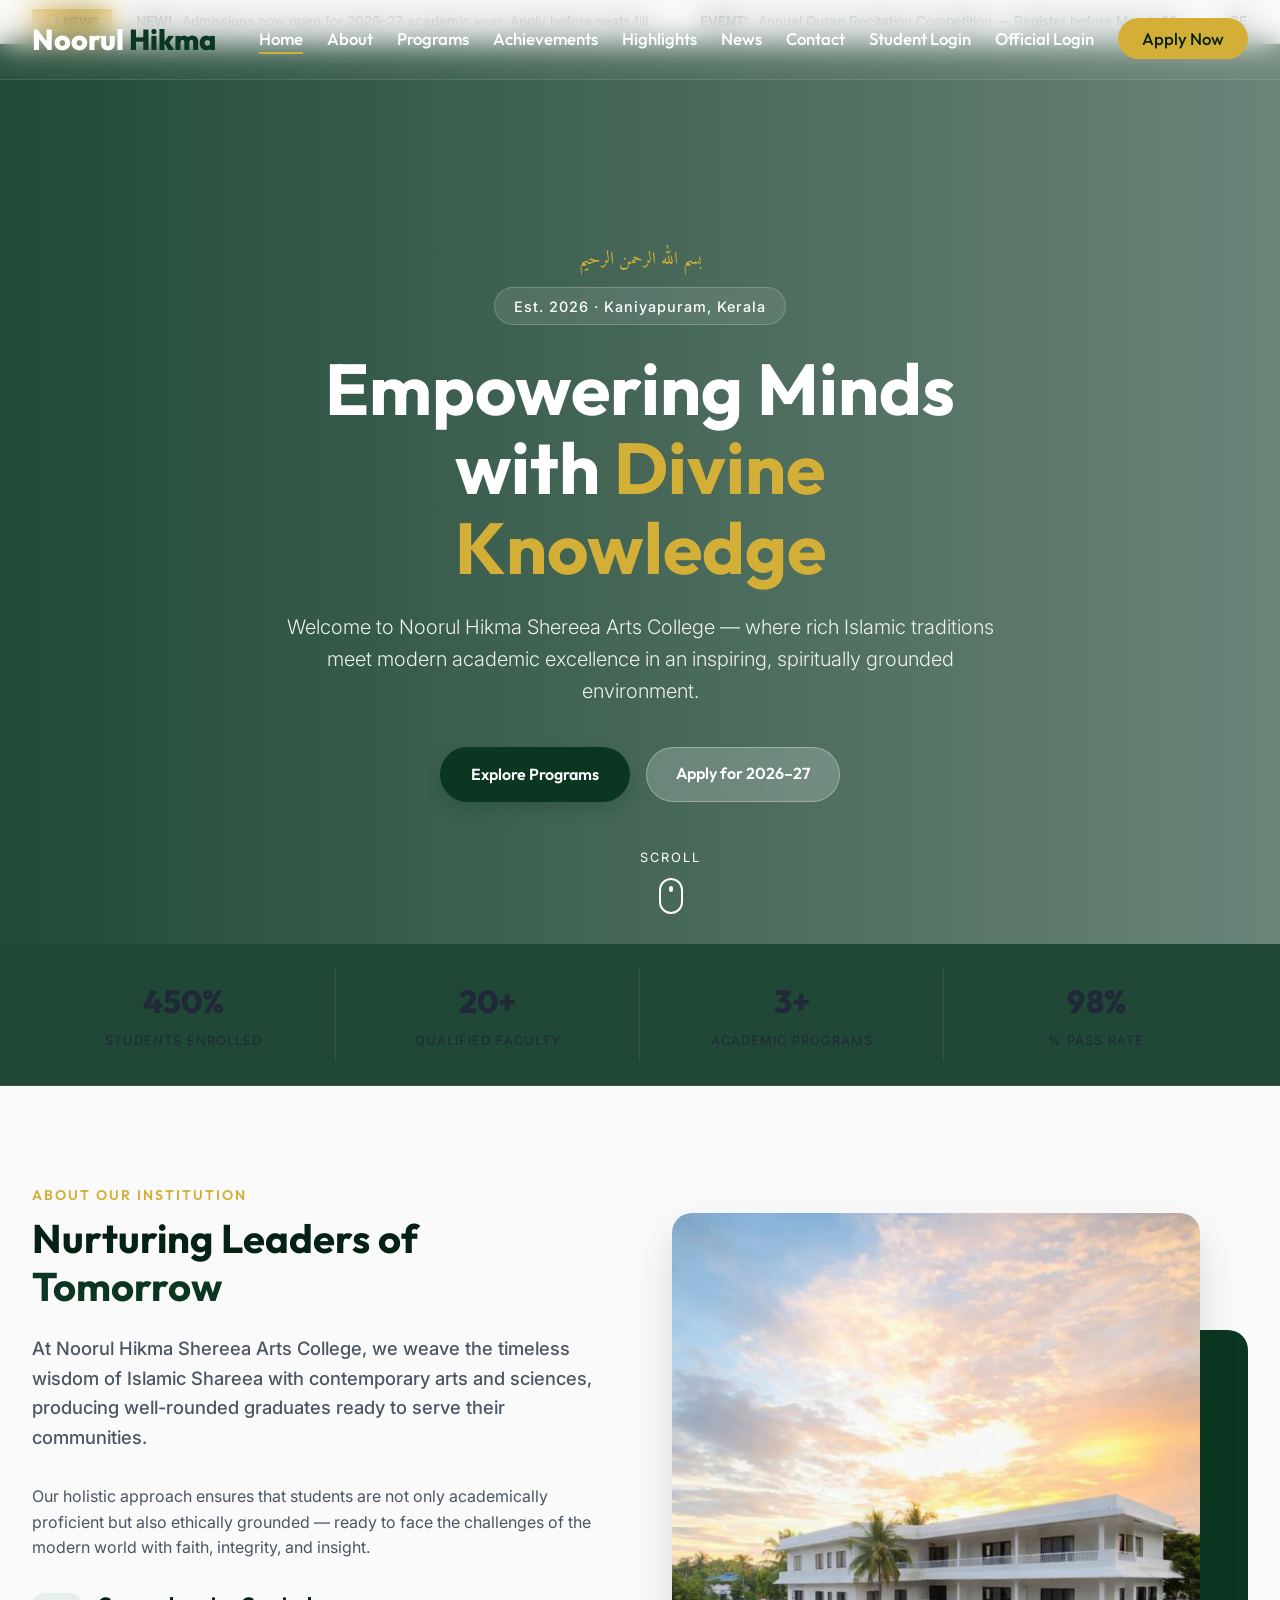
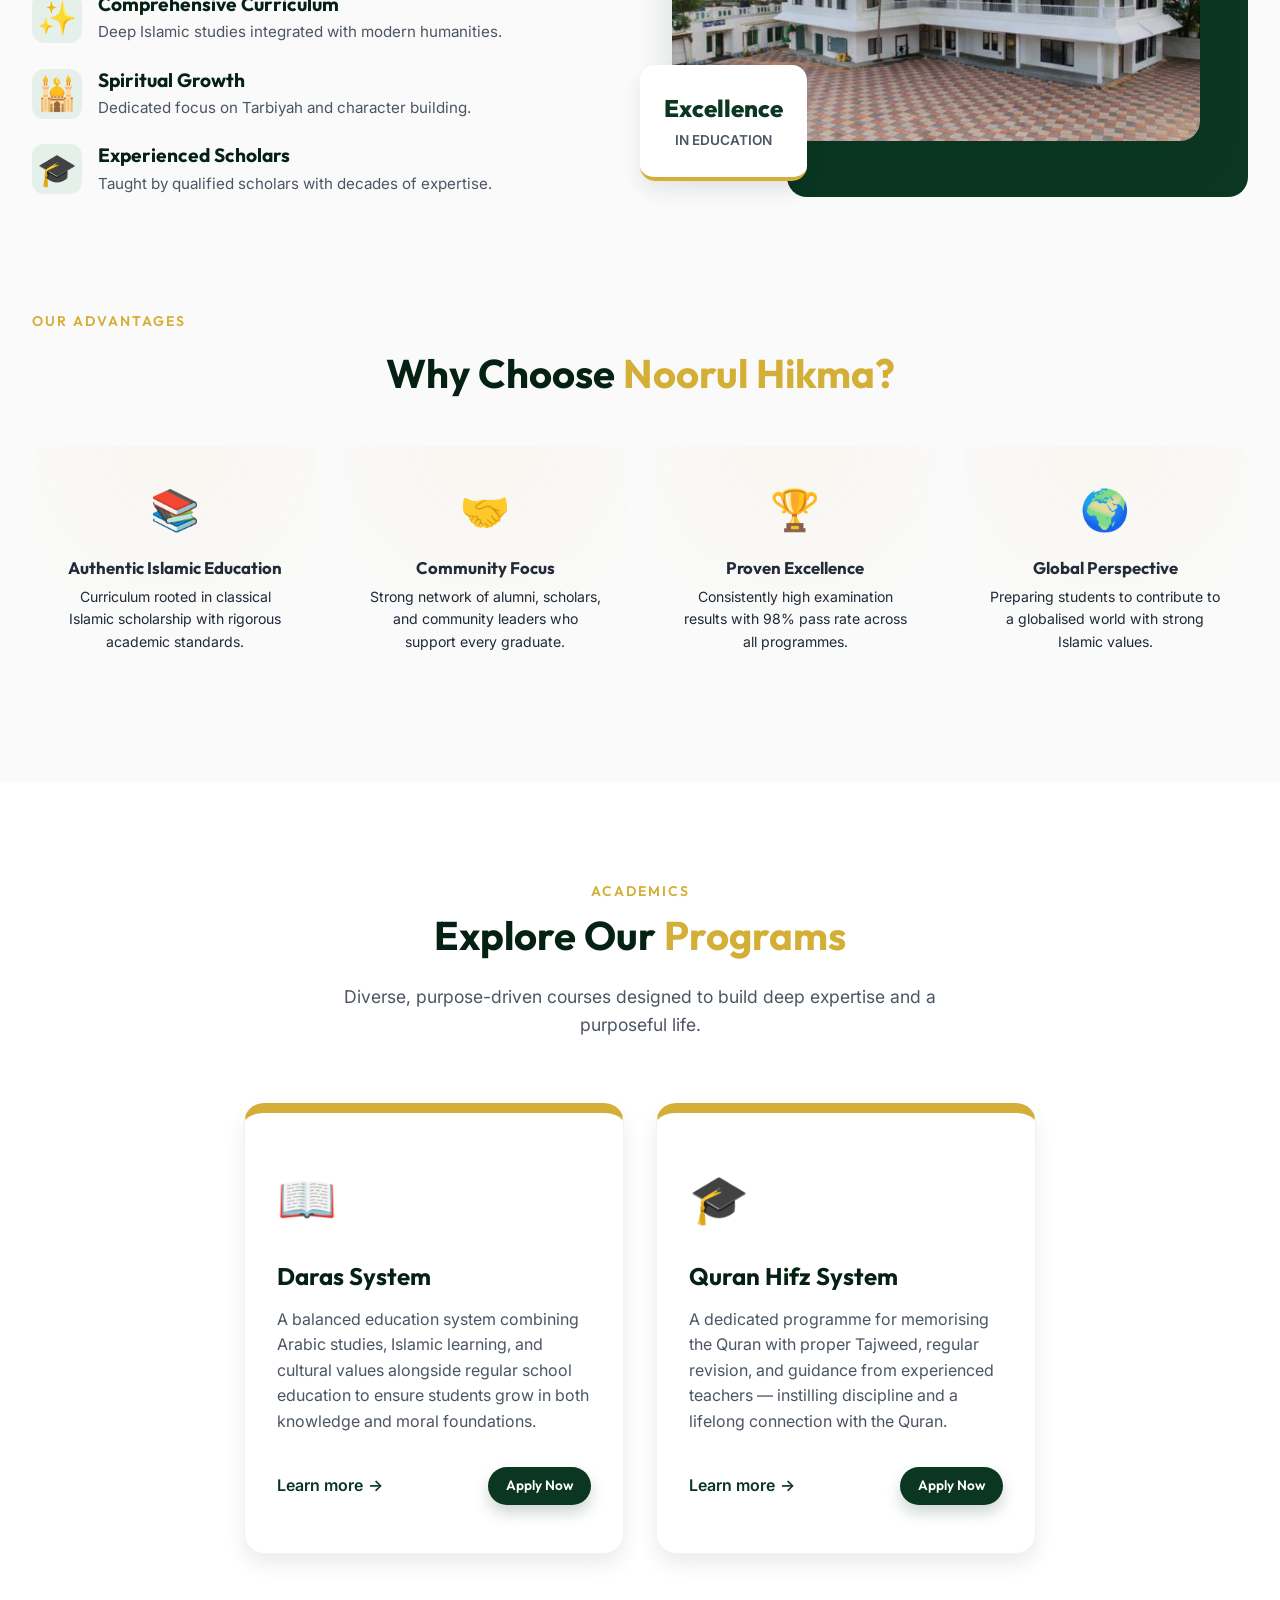
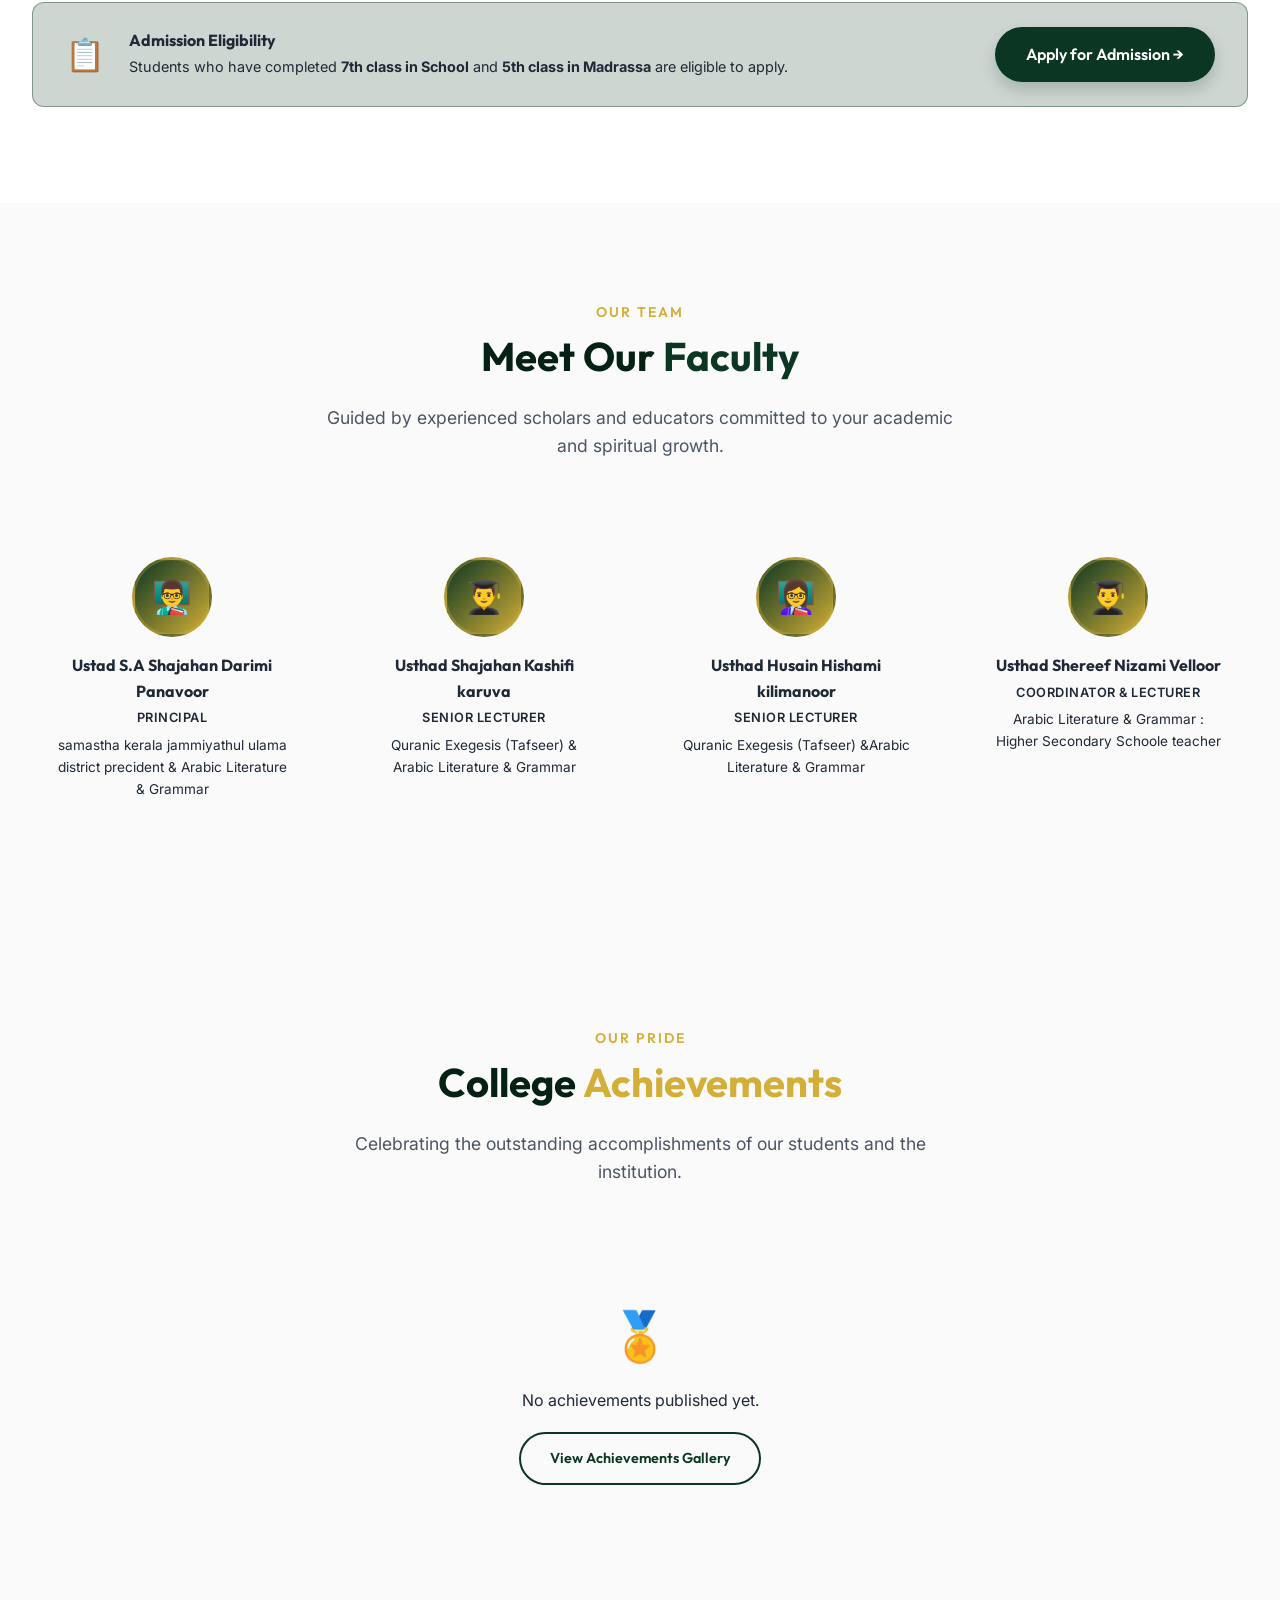
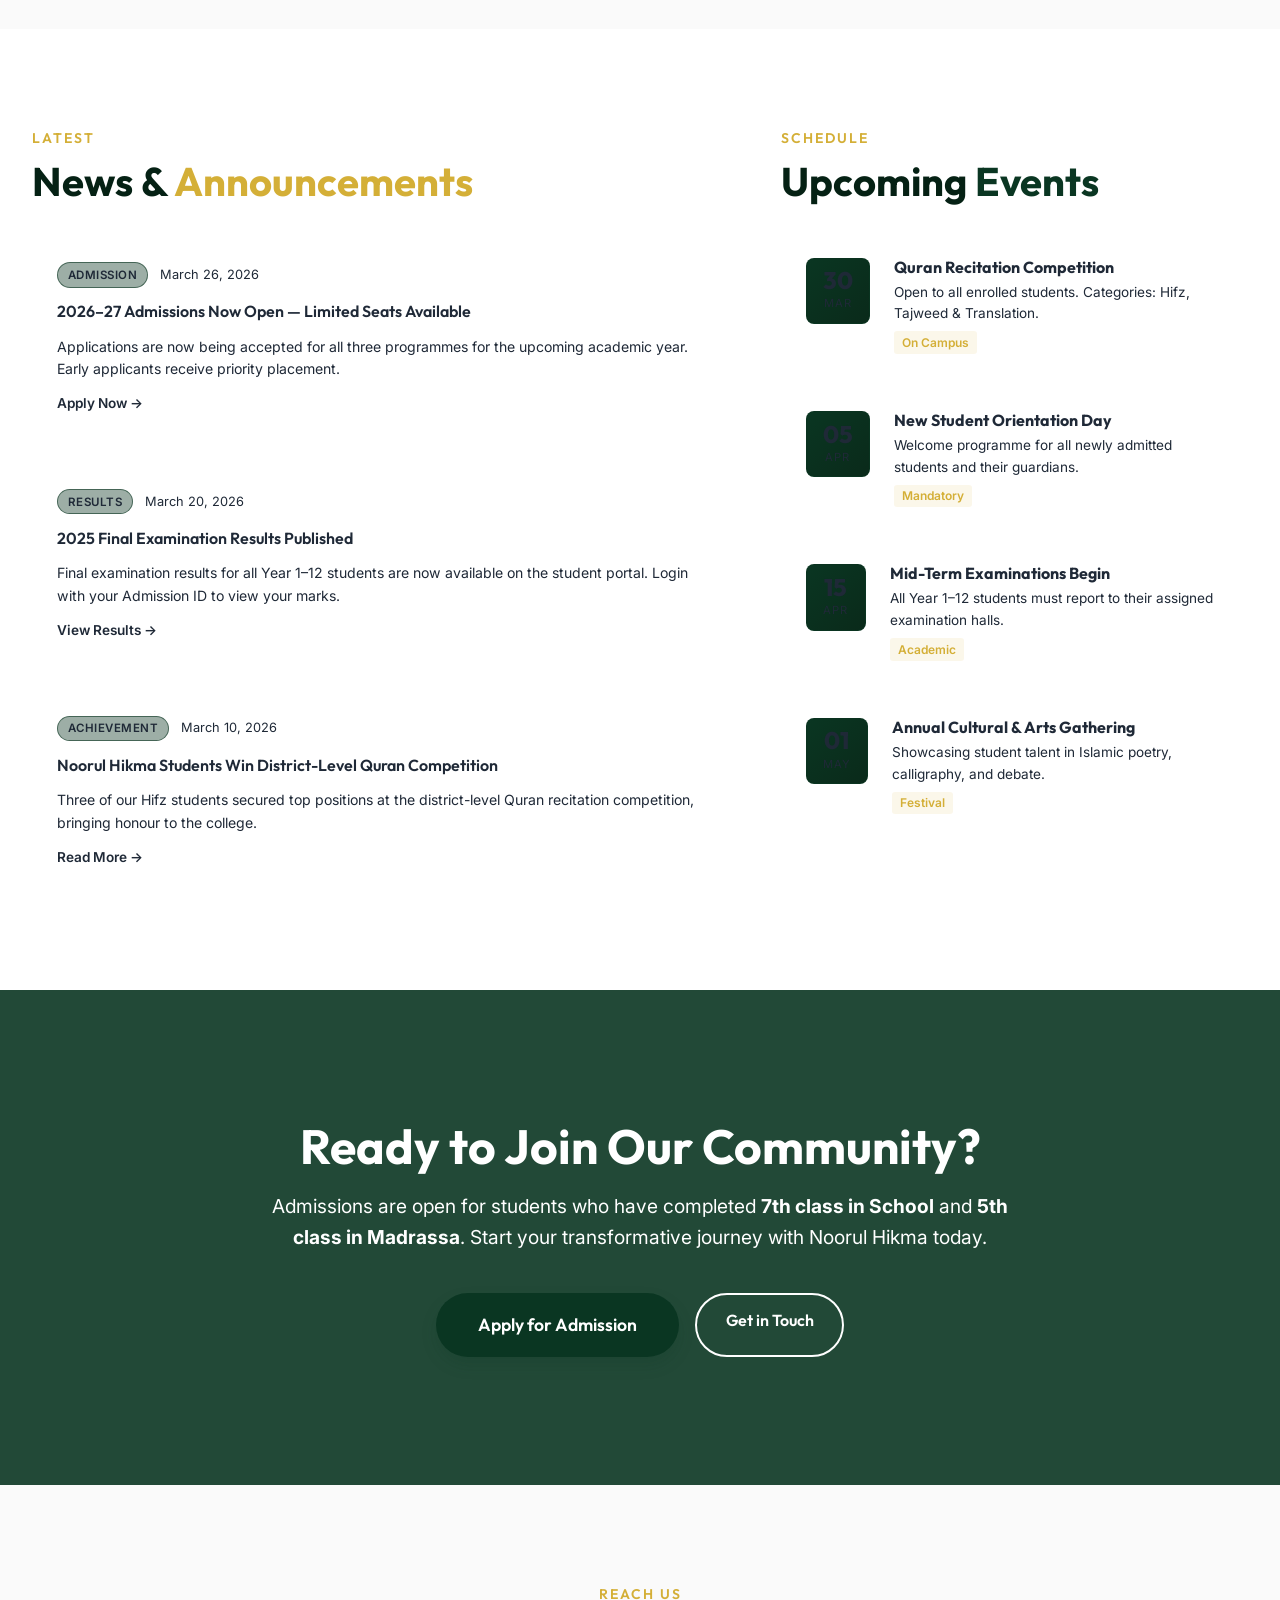
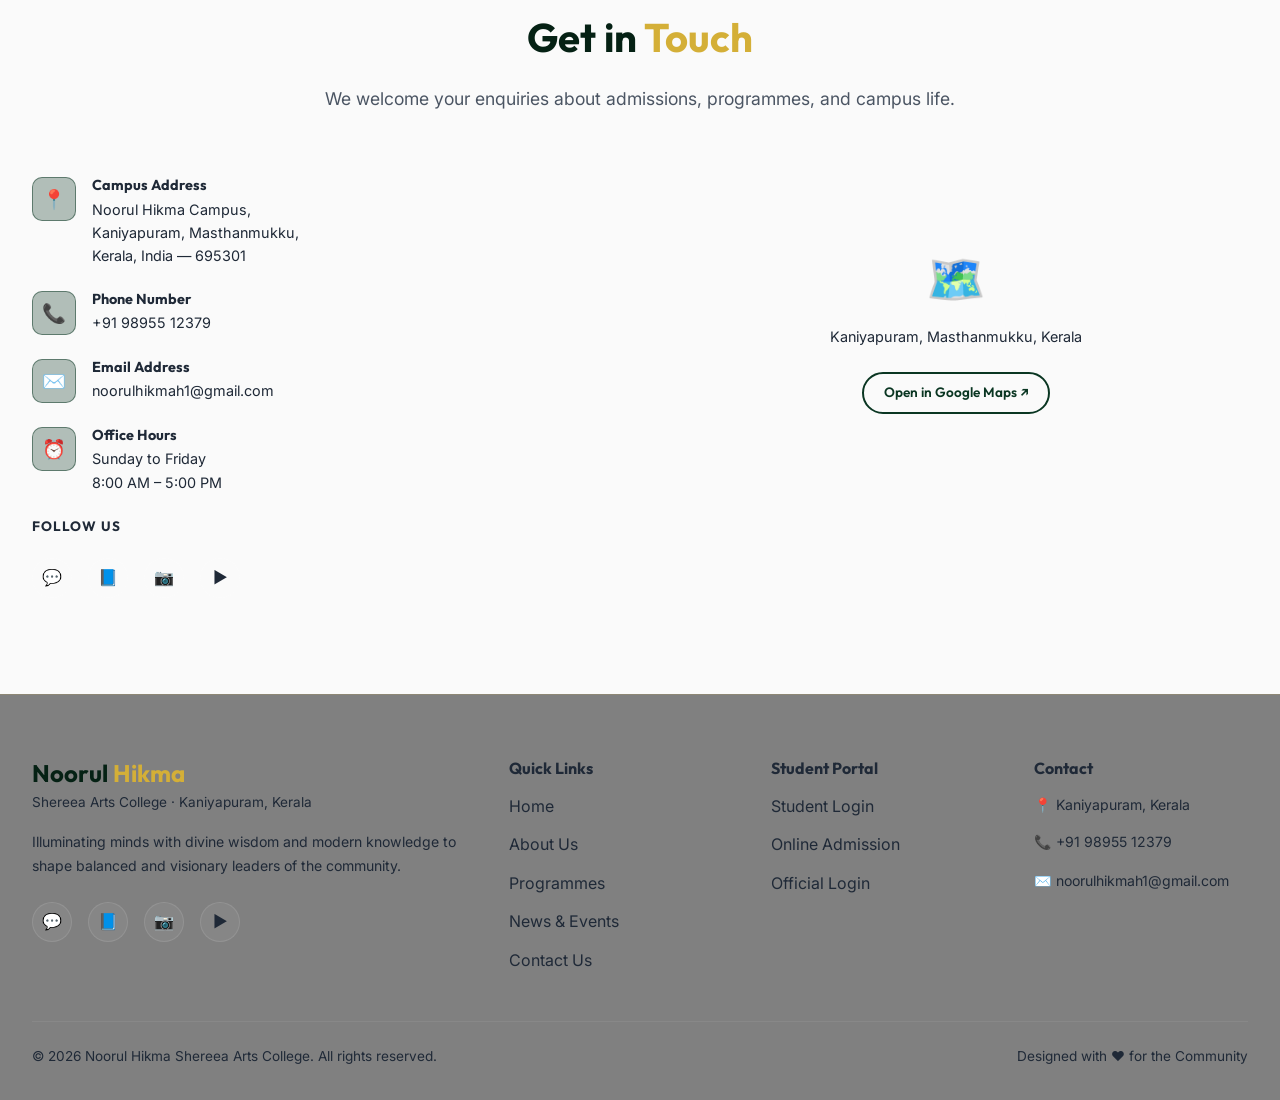
<file: index.html>
<!DOCTYPE html>
<html lang="en">

<head>
    <meta charset="UTF-8">
    <meta name="viewport" content="width=device-width, initial-scale=1.0">
    <title>Noorul Hikma Shereea Arts College | Home</title>
    <meta name="description"
        content="Welcome to Noorul Hikma Shereea Arts College. Excellence in Islamic Studies and Arts education in Kerala, India.">
    <!-- Google Fonts -->
    <link rel="preconnect" href="https://fonts.googleapis.com">
    <link rel="preconnect" href="https://fonts.gstatic.com" crossorigin>
    <link
        href="https://fonts.googleapis.com/css2?family=Inter:wght@400;500;600&family=Outfit:wght@400;600;700;800&family=Amiri:ital,wght@0,400;0,700;1,400&display=swap"
        rel="stylesheet">
    <link rel="stylesheet" href="style.css">
    <style>
        /* ===== ANNOUNCEMENT TICKER ===== */
        .announcement-bar {
            background: linear-gradient(90deg, var(--bg-primary), #0a2a1a, var(--bg-primary));
            border-bottom: 1px solid rgba(212, 175, 55, 0.3);
            padding: 0.55rem 0;
            overflow: hidden;
            position: relative;
            z-index: 100;
        }

        .ticker-wrap {
            display: flex;
            align-items: center;
            gap: 0;
            overflow: hidden;
        }

        .ticker-label {
            background: var(--secondary-color);
            color: #000;
            font-weight: 700;
            font-size: 0.75rem;
            padding: 0.2rem 0.8rem;
            border-radius: 3px;
            white-space: nowrap;
            margin-right: 1.5rem;
            flex-shrink: 0;
        }

        .ticker-content {
            display: flex;
            animation: ticker 28s linear infinite;
            white-space: nowrap;
        }

        .ticker-item {
            color: var(--text-secondary);
            font-size: 0.85rem;
            padding-right: 3rem;
        }

        .ticker-item span {
            color: var(--highlight-color);
            font-weight: 600;
            margin-right: 0.4rem;
        }

        @keyframes ticker {
            0% {
                transform: translateX(0);
            }

            100% {
                transform: translateX(-50%);
            }
        }

        /* ===== STATS BAR ===== */
        .stats-bar {
            background: rgba(10, 54, 34, 0.9);
            border-bottom: 1px solid rgba(212, 175, 55, 0.15);
            padding: 1.5rem 0;
        }

        .stats-grid {
            display: grid;
            grid-template-columns: repeat(4, 1fr);
            text-align: center;
        }

        .stat-item {
            padding: 0.5rem;
            border-right: 1px solid rgba(255, 255, 255, 0.08);
        }

        .stat-item:last-child {
            border-right: none;
        }

        .stat-number {
            font-family: 'Outfit', sans-serif;
            font-size: 2rem;
            font-weight: 800;
            color: var(--highlight-color);
            display: block;
        }

        .stat-label {
            font-size: 0.8rem;
            color: var(--text-secondary);
            text-transform: uppercase;
            letter-spacing: 1px;
            margin-top: 0.2rem;
        }

        /* ===== WHY CHOOSE US ===== */
        .why-grid {
            display: grid;
            grid-template-columns: repeat(auto-fit, minmax(220px, 1fr));
            gap: 1.5rem;
            margin-top: 3rem;
        }

        .why-card {
            background: rgba(255, 255, 255, 0.03);
            border: 1px solid rgba(255, 255, 255, 0.06);
            border-radius: 12px;
            padding: 2rem 1.5rem;
            text-align: center;
            transition: all 0.3s ease;
            position: relative;
            overflow: hidden;
        }

        .why-card:hover {
            border-color: rgba(212, 175, 55, 0.3);
            transform: translateY(-4px);
            background: rgba(255, 255, 255, 0.05);
        }

        .why-card::before {
            content: '';
            position: absolute;
            inset: 0;
            background: radial-gradient(circle at 50% 0%, rgba(212, 175, 55, 0.05) 0%, transparent 70%);
        }

        .why-icon {
            font-size: 2.5rem;
            display: block;
            margin-bottom: 1rem;
        }

        .why-card h4 {
            font-family: 'Outfit', sans-serif;
            color: var(--text-primary);
            margin-bottom: 0.5rem;
            font-size: 1.05rem;
        }

        .why-card p {
            color: var(--text-secondary);
            font-size: 0.88rem;
            line-height: 1.6;
            margin: 0;
        }

        /* ===== FACULTY SECTION ===== */
        .faculty-grid {
            display: grid;
            grid-template-columns: repeat(auto-fit, minmax(200px, 1fr));
            gap: 2rem;
            margin-top: 3rem;
        }

        .faculty-card {
            background: rgba(255, 255, 255, 0.03);
            border: 1px solid rgba(255, 255, 255, 0.06);
            border-radius: 16px;
            padding: 2rem 1.5rem;
            text-align: center;
            transition: all 0.3s ease;
        }

        .faculty-card:hover {
            border-color: rgba(10, 54, 34, 0.6);
            transform: translateY(-4px);
        }

        .faculty-avatar {
            width: 80px;
            height: 80px;
            border-radius: 50%;
            background: linear-gradient(135deg, var(--primary-color), var(--secondary-color));
            display: flex;
            align-items: center;
            justify-content: center;
            font-size: 2rem;
            margin: 0 auto 1rem;
            border: 3px solid rgba(212, 175, 55, 0.3);
        }

        .faculty-name {
            font-family: 'Outfit', sans-serif;
            font-weight: 700;
            color: var(--text-primary);
            margin-bottom: 0.25rem;
        }

        .faculty-role {
            font-size: 0.8rem;
            color: var(--highlight-color);
            font-weight: 600;
            text-transform: uppercase;
            letter-spacing: 0.5px;
        }

        .faculty-subject {
            font-size: 0.85rem;
            color: var(--text-secondary);
            margin-top: 0.4rem;
        }

        /* ===== NEWS SECTION ===== */
        .news-grid {
            display: grid;
            grid-template-columns: repeat(auto-fit, minmax(300px, 1fr));
            gap: 1.5rem;
            margin-top: 3rem;
        }

        .news-card {
            background: rgba(255, 255, 255, 0.03);
            border: 1px solid rgba(255, 255, 255, 0.06);
            border-radius: 12px;
            padding: 1.5rem;
            display: flex;
            flex-direction: column;
            gap: 0.8rem;
            transition: all 0.3s;
        }

        .news-card:hover {
            border-color: rgba(212, 175, 55, 0.2);
            background: rgba(255, 255, 255, 0.05);
        }

        .news-meta {
            display: flex;
            align-items: center;
            gap: 0.8rem;
            flex-wrap: wrap;
        }

        .news-tag {
            background: rgba(10, 54, 34, 0.4);
            color: var(--highlight-color);
            font-size: 0.72rem;
            font-weight: 600;
            padding: 0.15rem 0.6rem;
            border-radius: 20px;
            border: 1px solid rgba(10, 54, 34, 0.6);
            text-transform: uppercase;
            letter-spacing: 0.5px;
        }

        .news-date {
            color: var(--text-secondary);
            font-size: 0.8rem;
        }

        .news-title {
            font-family: 'Outfit', sans-serif;
            font-weight: 600;
            color: var(--text-primary);
            line-height: 1.4;
        }

        .news-desc {
            color: var(--text-secondary);
            font-size: 0.88rem;
            line-height: 1.6;
            flex: 1;
        }

        .news-link {
            color: var(--highlight-color);
            font-size: 0.85rem;
            font-weight: 600;
            text-decoration: none;
            align-self: flex-start;
        }

        .news-link:hover {
            text-decoration: underline;
        }

        /* ===== EVENTS SECTION ===== */
        .events-list {
            display: flex;
            flex-direction: column;
            gap: 1rem;
            margin-top: 2rem;
        }

        .event-item {
            display: flex;
            gap: 1.5rem;
            align-items: flex-start;
            background: rgba(255, 255, 255, 0.03);
            border: 1px solid rgba(255, 255, 255, 0.06);
            border-radius: 12px;
            padding: 1.2rem 1.5rem;
            transition: all 0.3s ease;
        }

        .event-item:hover {
            border-color: rgba(10, 54, 34, 0.5);
        }

        .event-date-box {
            background: linear-gradient(135deg, var(--primary-color), #0a2a1a);
            border-radius: 8px;
            padding: 0.6rem 1rem;
            text-align: center;
            flex-shrink: 0;
            min-width: 60px;
            border: 1px solid rgba(10, 54, 34, 0.6);
        }

        .event-day {
            display: block;
            font-size: 1.5rem;
            font-weight: 800;
            font-family: 'Outfit', sans-serif;
            color: var(--highlight-color);
            line-height: 1;
        }

        .event-month {
            display: block;
            font-size: 0.7rem;
            color: var(--text-secondary);
            text-transform: uppercase;
            letter-spacing: 1px;
            margin-top: 0.2rem;
        }

        .event-info h4 {
            font-family: 'Outfit', sans-serif;
            color: var(--text-primary);
            margin: 0 0 0.3rem;
        }

        .event-info p {
            color: var(--text-secondary);
            font-size: 0.85rem;
            margin: 0;
        }

        .event-badge {
            margin-top: 0.4rem;
            display: inline-block;
            background: rgba(212, 175, 55, 0.1);
            color: var(--secondary-color);
            font-size: 0.75rem;
            padding: 0.1rem 0.5rem;
            border-radius: 3px;
            font-weight: 600;
        }

        /* ===== GALLERY SECTION ===== */
        .gallery-grid {
            display: grid;
            grid-template-columns: repeat(3, 1fr);
            gap: 1rem;
            margin-top: 2rem;
        }

        .gallery-item {
            border-radius: 10px;
            overflow: hidden;
            aspect-ratio: 4/3;
            background: rgba(255, 255, 255, 0.05);
            border: 1px solid rgba(255, 255, 255, 0.06);
            display: flex;
            align-items: center;
            justify-content: center;
            font-size: 2.5rem;
            transition: transform 0.3s;
        }

        .gallery-item:hover {
            transform: scale(1.03);
        }

        /* ===== CONTACT SECTION ===== */
        .contact-grid {
            display: grid;
            grid-template-columns: 1fr 1fr;
            gap: 3rem;
            margin-top: 3rem;
        }

        .contact-info-list {
            display: flex;
            flex-direction: column;
            gap: 1.5rem;
        }

        .contact-info-item {
            display: flex;
            gap: 1rem;
            align-items: flex-start;
        }

        .contact-icon-box {
            width: 44px;
            height: 44px;
            border-radius: 10px;
            background: rgba(10, 54, 34, 0.3);
            border: 1px solid rgba(10, 54, 34, 0.5);
            display: flex;
            align-items: center;
            justify-content: center;
            font-size: 1.2rem;
            flex-shrink: 0;
        }

        .contact-info-item h5 {
            color: var(--text-primary) ;
            margin: 0 0 0.2rem;
            font-size: 0.9rem;
        }

        .contact-info-item p {
            color: var(--text-secondary);
            font-size: 0.9rem;
            margin: 0;
            line-height: 1.6;
        }

        .contact-map {
            border-radius: 12px;
            overflow: hidden;
            border: 1px solid rgba(255, 255, 255, 0.06);
            background: rgba(255, 255, 255, 0.03);
            height: 300px;
            display: flex;
            align-items: center;
            justify-content: center;
            flex-direction: column;
            gap: 0.5rem;
            color: var(--text-secondary);
        }

        /* ===== SOCIAL LINKS ===== */
        .social-links {
            display: flex;
            gap: 1rem;
            margin-top: 1.5rem;
        }

        .social-link {
            width: 40px;
            height: 40px;
            border-radius: 50%;
            background: rgba(255, 255, 255, 0.05);
            border: 1px solid rgba(255, 255, 255, 0.1);
            display: flex;
            align-items: center;
            justify-content: center;
            font-size: 1rem;
            text-decoration: none;
            transition: all 0.3s;
            color: var(--text-secondary);
        }

        .social-link:hover {
            background: rgba(10, 54, 34, 0.4);
            border-color: rgba(10, 54, 34, 0.8);
            color:var(--highlight-color);
        }

        /* ===== ENHANCED FOOTER ===== */
        .footer-enhanced {
            background: gray;
            border-top: 1px solid rgba(212, 175, 55, 0.15);
            padding: 4rem 0 2rem;
        }

        .footer-grid-4 {
            display: grid;
            grid-template-columns: 2fr 1fr 1fr 1fr;
            gap: 3rem;
        }

        .footer-bottom-bar {
            border-top: 1px solid rgba(255, 255, 255, 0.06);
            margin-top: 3rem;
            padding-top: 1.5rem;
            display: flex;
            justify-content: space-between;
            align-items: center;
            flex-wrap: wrap;
            gap: 1rem;
        }

        .footer-bottom-bar p {
            color: var(--text-secondary);
            font-size: 0.85rem;
            margin: 0;
        }

        /* ===== ARABIC BADGE ===== */
        .arabic-badge {
            font-family: 'Amiri', serif;
            font-size: 1.1rem;
            color: var(--secondary-color);
            direction: rtl;
        }

        @media (max-width: 768px) {
            .stats-grid {
                grid-template-columns: repeat(2, 1fr);
            }

            .gallery-grid {
                grid-template-columns: repeat(2, 1fr);
            }

            .contact-grid {
                grid-template-columns: 1fr;
            }

            .footer-grid-4 {
                grid-template-columns: 1fr 1fr;
            }
        }

        @media (max-width: 520px) {
            .stats-grid {
                grid-template-columns: repeat(2, 1fr);
            }

            .footer-grid-4 {
                grid-template-columns: 1fr;
            }
        }

        /* ===== ACHIEVEMENTS FRONTPAGE ===== */
        .frontend-ach-grid {
            display: grid;
            grid-template-columns: repeat(auto-fill, minmax(280px, 1fr));
            gap: 1.5rem;
            margin-top: 2rem;
        }

        .front-ach-card {
            background: rgba(255, 255, 255, 0.03);
            border: 1px solid rgba(255, 255, 255, 0.06);
            border-radius: 12px;
            overflow: hidden;
            transition: all 0.3s ease;
        }

        .front-ach-card:hover {
            border-color: rgba(212, 175, 55, 0.3);
            transform: translateY(-4px);
        }

        .front-ach-img {
            width: 100%;
            height: 200px;
            object-fit: cover;
        }

        .front-ach-content {
            padding: 1.5rem;
        }

        .front-ach-title {
            font-family: 'Outfit', sans-serif;
            color: var(--text-primary);
            font-size: 1.1rem;
            margin-bottom: 0.5rem;
        }

        .front-ach-desc {
            color: var(--text-secondary);
            font-size: 0.9rem;
            line-height: 1.5;
        }
    </style>
</head>

<body>
    <!-- ===== ANNOUNCEMENT TICKER ===== -->
    <div class="announcement-bar">
        <div class="container">
            <div class="ticker-wrap">
                <span class="ticker-label">📢 NEWS</span>
                <div class="ticker-content">
                    <span class="ticker-item"><span>NEW!</span> Admissions now open for 2026–27 academic year. Apply
                        before seats fill.</span>
                    <span class="ticker-item"><span>EVENT:</span> Annual Quran Recitation Competition — Register before
                        March 30.</span>
                    <span class="ticker-item"><span>RESULT:</span> 2025 Final Examination results are now available in
                        the student portal.</span>
                    <span class="ticker-item"><span>INFO:</span> College will remain closed on public holidays. Check
                        the academic calendar.</span>
                    <!-- Duplicate for seamless loop -->
                    <span class="ticker-item"><span>NEW!</span> Admissions now open for 2026–27 academic year. Apply
                        before seats fill.</span>
                    <span class="ticker-item"><span>EVENT:</span> Annual Quran Recitation Competition — Register before
                        March 30.</span>
                    <span class="ticker-item"><span>RESULT:</span> 2025 Final Examination results are now available in
                        the student portal.</span>
                    <span class="ticker-item"><span>INFO:</span> College will remain closed on public holidays. Check
                        the academic calendar.</span>
                </div>
            </div>
        </div>
    </div>

    <!-- Navigation -->
    <nav id="navbar" class="navbar">
        <div class="nav-container">
            <a href="#" class="logo">
                <span class="logo-text">Noorul <span class="highlight">Hikma</span></span>
            </a>
            <div class="menu-toggle" id="mobile-menu">
                <span class="bar"></span><span class="bar"></span><span class="bar"></span>
            </div>
            <ul class="nav-links">
                <li><a href="#home" class="nav-link active">Home</a></li>
                <li><a href="#about" class="nav-link">About</a></li>
                <li><a href="#programs" class="nav-link">Programs</a></li>
                <li><a href="achievements.html" class="nav-link">Achievements</a></li>
                <li><a href="#achievements" class="nav-link">Highlights</a></li>
                <li><a href="#news" class="nav-link">News</a></li>
                <li><a href="#contact" class="nav-link">Contact</a></li>
                <li><a href="student-login.html" class="nav-link">Student Login</a></li>
                <li><a href="official-login.html" class="nav-link">Official Login</a></li>
                <li><a href="admission.html" class="nav-link cta-btn">Apply Now</a></li>
            </ul>
        </div>
    </nav>

    <!-- ===== HERO ===== -->
    <header id="home" class="hero">
        <div class="hero-overlay"></div>
        <div class="hero-content">
            <div class="arabic-badge fade-in-section">بسم الله الرحمن الرحيم</div>
            <div class="badge fade-in-section" style="margin-top:0.8rem;">Est. 2026 · Kaniyapuram, Kerala</div>
            <h1 class="animate-up delay-1">Empowering Minds <br>with <span class="highlight-gold">Divine
                    Knowledge</span></h1>
            <p class="animate-up delay-2">Welcome to Noorul Hikma Shereea Arts College — where rich Islamic traditions
                meet modern academic excellence in an inspiring, spiritually grounded environment.</p>
            <div class="hero-buttons animate-up delay-3">
                <a href="#programs" class="btn btn-primary">Explore Programs</a>
                <a href="admission.html" class="btn btn-secondary glass-btn">Apply for 2026–27</a>
            </div>
        </div>
        <div class="scroll-indicator fade-in-section delay-4">
            <span>Scroll</span>
            <div class="mouse"></div>
        </div>
    </header>

    <!-- ===== STATS BAR ===== -->
    <div class="stats-bar">
        <div class="container">
            <div class="stats-grid">
                <div class="stat-item">
                    <span class="stat-number" data-target="500">0</span>
                    <span class="stat-label">Students Enrolled</span>
                </div>
                <div class="stat-item">
                    <span class="stat-number" data-target="20">0</span>
                    <span class="stat-label">Qualified Faculty</span>
                </div>
                <div class="stat-item">
                    <span class="stat-number" data-target="3">0</span>
                    <span class="stat-label">Academic Programs</span>
                </div>
                <div class="stat-item">
                    <span class="stat-number" data-target="98">0</span>
                    <span class="stat-label">% Pass Rate</span>
                </div>
            </div>
        </div>
    </div>

    <!-- ===== ABOUT SECTION ===== -->
    <section id="about" class="section about-section">
        <div class="container">
            <div class="about-grid">
                <div class="about-text fade-in-section">
                    <div class="section-label">About Our Institution</div>
                    <h2 class="section-title">Nurturing Leaders of <span class="highlight-green">Tomorrow</span></h2>
                    <p class="lead-text">At Noorul Hikma Shereea Arts College, we weave the timeless wisdom of Islamic
                        Shareea with contemporary arts and sciences, producing well-rounded graduates ready to serve
                        their communities.</p>
                    <p>Our holistic approach ensures that students are not only academically proficient but also
                        ethically grounded — ready to face the challenges of the modern world with faith, integrity, and
                        insight.</p>
                    <ul class="feature-list">
                        <li>
                            <div class="feature-icon">✨</div>
                            <div>
                                <h4>Comprehensive Curriculum</h4>
                                <span>Deep Islamic studies integrated with modern humanities.</span>
                            </div>
                        </li>
                        <li>
                            <div class="feature-icon">🕌</div>
                            <div>
                                <h4>Spiritual Growth</h4>
                                <span>Dedicated focus on Tarbiyah and character building.</span>
                            </div>
                        </li>
                        <li>
                            <div class="feature-icon">🎓</div>
                            <div>
                                <h4>Experienced Scholars</h4>
                                <span>Taught by qualified scholars with decades of expertise.</span>
                            </div>
                        </li>
                    </ul>
                </div>
                <div class="about-image fade-in-section delay-2">
                    <div class="image-wrapper">
                        <div class="decorative-pattern"></div>
                        <img src="WhatsApp Image 2026-03-26 at 12.14.52 AM.jpeg" alt="Noorul Hikma College"
                            class="rounded-img" onerror="this.style.display='none'">
                        <div class="experience-badge">
                            <span class="number">Excellence</span>
                            <span class="text">in Education</span>
                        </div>
                    </div>
                </div>
            </div>

            <!-- Why Choose Us -->
            <div style="margin-top: 5rem;">
                <div class="section-label text-center">Our Advantages</div>
                <h2 class="section-title text-center" style="margin-top:0.5rem;">Why Choose <span
                        class="highlight-gold">Noorul Hikma?</span></h2>
                <div class="why-grid">
                    <div class="why-card fade-in-section delay-1">
                        <span class="why-icon">📚</span>
                        <h4>Authentic Islamic Education</h4>
                        <p>Curriculum rooted in classical Islamic scholarship with rigorous academic standards.</p>
                    </div>
                    <div class="why-card fade-in-section delay-2">
                        <span class="why-icon">🤝</span>
                        <h4>Community Focus</h4>
                        <p>Strong network of alumni, scholars, and community leaders who support every graduate.</p>
                    </div>
                    <div class="why-card fade-in-section delay-3">
                        <span class="why-icon">🏆</span>
                        <h4>Proven Excellence</h4>
                        <p>Consistently high examination results with 98% pass rate across all programmes.</p>
                    </div>
                    <div class="why-card fade-in-section delay-4">
                        <span class="why-icon">🌍</span>
                        <h4>Global Perspective</h4>
                        <p>Preparing students to contribute to a globalised world with strong Islamic values.</p>
                    </div>
                </div>
            </div>
        </div>
    </section>

    <!-- ===== PROGRAMS SECTION ===== -->
    <section id="programs" class="section programs-section alt-bg">
        <div class="container">
            <div class="section-header text-center fade-in-section">
                <div class="section-label">Academics</div>
                <h2 class="section-title">Explore Our <span class="highlight-gold">Programs</span></h2>
                <p>Diverse, purpose-driven courses designed to build deep expertise and a purposeful life.</p>
            </div>
            <div class="programs-grid" style="display:flex; flex-wrap:wrap; justify-content:center; gap:2rem;">
                <!-- <div class="program-card fade-in-section delay-1 featured-card">
                    <div class="card-glow"></div>
                    <div class="badge-featured">Popular</div>
                    <div class="card-icon">📚</div>
                    <h3>Faizy Course</h3>
                    <p>An advanced Islamic studies programme focusing on Arabic, theology, and Islamic jurisprudence.
                        Prepares students with knowledge, discipline, and leadership for serving the community.</p>
                    <div
                        style="display:flex; justify-content:space-between; align-items:center; flex-wrap:wrap; gap:0.5rem;">
                        <a href="#" class="read-more" data-modal="faizy-modal">Learn more <span>→</span></a>
                        <a href="admission.html" class="btn btn-primary"
                            style="padding:0.4rem 1rem; font-size:0.85rem;">Apply Now</a>
                    </div>
                </div> -->
                <div class="program-card fade-in-section delay-2 featured-card"
                    style="max-width:380px; flex:0 1 380px;">
                    <div class="card-glow"></div>
                    <div class="badge-featured">Popular</div>
                    <div class="card-icon">📖</div>
                    <h3>Daras System</h3>
                    <p>A balanced education system combining Arabic studies, Islamic learning, and cultural values
                        alongside regular school education to ensure students grow in both knowledge and moral
                        foundations.</p>
                    <div
                        style="display:flex; justify-content:space-between; align-items:center; flex-wrap:wrap; gap:0.5rem;">
                        <a href="#" class="read-more" data-modal="daras-modal">Learn more <span>→</span></a>
                        <a href="admission.html" class="btn btn-primary"
                            style="padding:0.4rem 1rem; font-size:0.85rem;">Apply Now</a>
                    </div>
                </div>
                <div class="program-card fade-in-section delay-3 featured-card"
                    style="max-width:380px; flex:0 1 380px;">
                    <div class="card-glow"></div>
                    <div class="badge-featured">Popular</div>
                    <div class="card-icon">🎓</div>
                    <h3>Quran Hifz System</h3>
                    <p>A dedicated programme for memorising the Quran with proper Tajweed, regular revision, and
                        guidance from experienced teachers — instilling discipline and a lifelong connection with the
                        Quran.</p>
                    <div
                        style="display:flex; justify-content:space-between; align-items:center; flex-wrap:wrap; gap:0.5rem;">
                        <a href="#" class="read-more" data-modal="hifz-modal">Learn more <span>→</span></a>
                        <a href="admission.html" class="btn btn-primary"
                            style="padding:0.4rem 1rem; font-size:0.85rem;">Apply Now</a>
                    </div>
                </div>
            </div>

            <!-- Admission Eligibility Bar -->
            <div
                style="margin-top:3rem; background:rgba(10,54,34,0.2); border:1px solid rgba(10,54,34,0.4); border-radius:12px; padding:1.5rem 2rem; display:flex; align-items:center; gap:1.5rem; flex-wrap:wrap;">
                <div style="font-size:2rem;">📋</div>
                <div>
                    <h4 style="color:var(--text-primary); margin-bottom:0.3rem;">Admission Eligibility</h4>
                    <p style="color:var(--text-secondary); margin:0; font-size:0.9rem;">Students who have completed
                        <strong style="color:var(--highlight-color);">7th class in School</strong> and <strong
                            style="color:var(--highlight-color);">5th class in Madrassa</strong> are eligible to apply.
                    </p>
                </div>
                <a href="admission.html" class="btn btn-primary" style="margin-left:auto;">Apply for Admission →</a>
            </div>
        </div>
    </section>

    <!-- ===== FACULTY SECTION ===== -->
    <section class="section about-section" id="faculty">
        <div class="container">
            <div class="section-header text-center fade-in-section">
                <div class="section-label">Our Team</div>
                <h2 class="section-title">Meet Our <span class="highlight-green">Faculty</span></h2>
                <p>Guided by experienced scholars and educators committed to your academic and spiritual growth.</p>
            </div>
            <div class="faculty-grid">
                <div class="faculty-card fade-in-section delay-1">
                    <div class="faculty-avatar">👨‍🏫</div>
                    <div class="faculty-name">Ustad S.A Shajahan Darimi Panavoor </div>
                    <div class="faculty-role">Principal</div>
                    <div class="faculty-subject">samastha kerala jammiyathul ulama district precident & Arabic
                        Literature & Grammar </div>
                </div>
                <div class="faculty-card fade-in-section delay-2">
                    <div class="faculty-avatar">👨‍🎓</div>
                    <div class="faculty-name">Usthad Shajahan Kashifi karuva</div>
                    <div class="faculty-role">Senior Lecturer</div>
                    <div class="faculty-subject">Quranic Exegesis (Tafseer) & Arabic Literature & Grammar</div>
                </div>
                <div class="faculty-card fade-in-section delay-3">
                    <div class="faculty-avatar">👩‍🏫</div>
                    <div class="faculty-name">Usthad Husain Hishami kilimanoor</div>
                    <div class="faculty-role"> Senior Lecturer</div>
                    <div class="faculty-subject">Quranic Exegesis (Tafseer) &Arabic Literature & Grammar</div>
                </div>
                <div class="faculty-card fade-in-section delay-4">
                    <div class="faculty-avatar">👨‍🎓</div>
                    <div class="faculty-name">Usthad Shereef Nizami Velloor</div>
                    <div class="faculty-role">Coordinator & Lecturer</div>
                    <div class="faculty-subject">Arabic Literature & Grammar : Higher Secondary Schoole teacher</div>
                </div>
            </div>
        </div>
    </section>

    <!-- ===== ACHIEVEMENTS SECTION ===== -->
    <section id="achievements" class="section">
        <div class="container">
            <div class="section-header text-center fade-in-section">
                <div class="section-label">Our Pride</div>
                <h2 class="section-title">College <span class="highlight-gold">Achievements</span></h2>
                <p>Celebrating the outstanding accomplishments of our students and the institution.</p>
            </div>
            <div id="frontendAchGallery" class="frontend-ach-grid fade-in-section delay-1">
                <!-- Achievements dynamically loaded here by script -->
            </div>
        </div>
    </section>

    <!-- ===== NEWS & EVENTS SECTION ===== -->
    <section id="news" class="section programs-section alt-bg">
        <div class="container">
            <div style="display:grid; grid-template-columns:1.5fr 1fr; gap:3rem; align-items:start;"
                class="news-events-grid">
                <!-- News -->
                <div>
                    <div class="section-label">Latest</div>
                    <h2 class="section-title">News & <span class="highlight-gold">Announcements</span></h2>
                    <div class="news-grid" style="grid-template-columns:1fr; margin-top:2rem;">
                        <div class="news-card fade-in-section delay-1">
                            <div class="news-meta">
                                <span class="news-tag">Admission</span>
                                <span class="news-date">March 26, 2026</span>
                            </div>
                            <div class="news-title">2026–27 Admissions Now Open — Limited Seats Available</div>
                            <div class="news-desc">Applications are now being accepted for all three programmes for the
                                upcoming academic year. Early applicants receive priority placement.</div>
                            <a href="admission.html" class="news-link">Apply Now →</a>
                        </div>
                        <div class="news-card fade-in-section delay-2">
                            <div class="news-meta">
                                <span class="news-tag">Results</span>
                                <span class="news-date">March 20, 2026</span>
                            </div>
                            <div class="news-title">2025 Final Examination Results Published</div>
                            <div class="news-desc">Final examination results for all Year 1–12 students are now
                                available on the student portal. Login with your Admission ID to view your marks.</div>
                            <a href="student-login.html" class="news-link">View Results →</a>
                        </div>
                        <div class="news-card fade-in-section delay-3">
                            <div class="news-meta">
                                <span class="news-tag">Achievement</span>
                                <span class="news-date">March 10, 2026</span>
                            </div>
                            <div class="news-title">Noorul Hikma Students Win District-Level Quran Competition</div>
                            <div class="news-desc">Three of our Hifz students secured top positions at the
                                district-level Quran recitation competition, bringing honour to the college.</div>
                            <a href="#" class="news-link">Read More →</a>
                        </div>
                    </div>
                </div>

                <!-- Events -->
                <div>
                    <div class="section-label">Schedule</div>
                    <h2 class="section-title">Upcoming <span class="highlight-green">Events</span></h2>
                    <div class="events-list">
                        <div class="event-item fade-in-section delay-1">
                            <div class="event-date-box">
                                <span class="event-day">30</span>
                                <span class="event-month">Mar</span>
                            </div>
                            <div class="event-info">
                                <h4>Quran Recitation Competition</h4>
                                <p>Open to all enrolled students. Categories: Hifz, Tajweed & Translation.</p>
                                <span class="event-badge">On Campus</span>
                            </div>
                        </div>
                        <div class="event-item fade-in-section delay-2">
                            <div class="event-date-box">
                                <span class="event-day">05</span>
                                <span class="event-month">Apr</span>
                            </div>
                            <div class="event-info">
                                <h4>New Student Orientation Day</h4>
                                <p>Welcome programme for all newly admitted students and their guardians.</p>
                                <span class="event-badge">Mandatory</span>
                            </div>
                        </div>
                        <div class="event-item fade-in-section delay-3">
                            <div class="event-date-box">
                                <span class="event-day">15</span>
                                <span class="event-month">Apr</span>
                            </div>
                            <div class="event-info">
                                <h4>Mid-Term Examinations Begin</h4>
                                <p>All Year 1–12 students must report to their assigned examination halls.</p>
                                <span class="event-badge">Academic</span>
                            </div>
                        </div>
                        <div class="event-item fade-in-section delay-4">
                            <div class="event-date-box">
                                <span class="event-day">01</span>
                                <span class="event-month">May</span>
                            </div>
                            <div class="event-info">
                                <h4>Annual Cultural & Arts Gathering</h4>
                                <p>Showcasing student talent in Islamic poetry, calligraphy, and debate.</p>
                                <span class="event-badge">Festival</span>
                            </div>
                        </div>
                    </div>
                </div>
            </div>
        </div>
    </section>

    <!-- ===== ADMISSIONS CTA ===== -->
    <section id="admissions" class="cta-section fade-in-section">
        <div class="cta-overlay"></div>
        <div class="cta-container">
            <h2 class="animate-up">Ready to Join Our Community?</h2>
            <p class="animate-up delay-1">Admissions are open for students who have completed <strong>7th class in
                    School</strong> and <strong>5th class in Madrassa</strong>. Start your transformative journey with
                Noorul Hikma today.</p>
            <div class="cta-buttons animate-up delay-2">
                <a href="admission.html" class="btn btn-primary btn-large">Apply for Admission</a>
                <a href="#contact" class="btn btn-outline-white">Get in Touch</a>
            </div>
        </div>
    </section>

    <!-- ===== CONTACT SECTION ===== -->
    <section id="contact" class="section about-section">
        <div class="container">
            <div class="section-header text-center fade-in-section">
                <div class="section-label">Reach Us</div>
                <h2 class="section-title">Get in <span class="highlight-gold">Touch</span></h2>
                <p>We welcome your enquiries about admissions, programmes, and campus life.</p>
            </div>
            <div class="contact-grid">
                <div class="contact-info-list">
                    <div class="contact-info-item fade-in-section delay-1">
                        <div class="contact-icon-box">📍</div>
                        <div>
                            <h5>Campus Address</h5>
                            <p>Noorul Hikma Campus,<br>Kaniyapuram, Masthanmukku,<br>Kerala, India — 695301</p>
                        </div>
                    </div>
                    <div class="contact-info-item fade-in-section delay-2">
                        <div class="contact-icon-box">📞</div>
                        <div>
                            <h5>Phone Number</h5>
                            <p>+91 98955 12379</p>
                        </div>
                    </div>
                    <div class="contact-info-item fade-in-section delay-3">
                        <div class="contact-icon-box">✉️</div>
                        <div>
                            <h5>Email Address</h5>
                            <p>noorulhikmah1@gmail.com</p>
                        </div>
                    </div>
                    <div class="contact-info-item fade-in-section delay-4">
                        <div class="contact-icon-box">⏰</div>
                        <div>
                            <h5>Office Hours</h5>
                            <p>Sunday to Friday<br>8:00 AM – 5:00 PM</p>
                        </div>
                    </div>
                    <div>
                        <h5
                            style="color:var(--text-secondary); font-size:0.85rem; text-transform:uppercase; letter-spacing:1px; margin-bottom:0.8rem;">
                            Follow Us</h5>
                        <div class="social-links">
                            <a class="social-link" href="#" title="WhatsApp">💬</a>
                            <a class="social-link" href="#" title="Facebook">📘</a>
                            <a class="social-link" href="#" title="Instagram">📷</a>
                            <a class="social-link" href="#" title="YouTube">▶️</a>
                        </div>
                    </div>
                </div>
                <div>
                    <div class="contact-map fade-in-section delay-2">
                        <span style="font-size:3rem;">🗺️</span>
                        <p style="margin:0; font-size:0.9rem;">Kaniyapuram, Masthanmukku, Kerala</p>
                        <a href="https://maps.app.goo.gl/fdC7eNiqPCJS5tDT6" target="_blank" class="btn btn-outline"
                            style="margin-top:1rem; font-size:0.85rem; padding:0.5rem 1.2rem;">Open in Google Maps ↗</a>
                    </div>
                </div>
            </div>
        </div>
    </section>

    <!-- ===== FOOTER ===== -->
    <footer class="footer-enhanced">
        <div class="container">
            <div class="footer-grid-4">
                <div>
                    <h3 style="font-family:'Outfit',sans-serif; font-size:1.5rem; margin-bottom:0.3rem;">Noorul <span
                            style="color:var(--secondary-color);">Hikma</span></h3>
                    <p style="color:var(--text-secondary); font-size:0.85rem; margin-bottom:1rem;">Shereea Arts College
                        · Kaniyapuram, Kerala</p>
                    <p style="color:var(--text-secondary); font-size:0.88rem; line-height:1.7;">Illuminating minds with
                        divine wisdom and modern knowledge to shape balanced and visionary leaders of the community.</p>
                    <div class="social-links">
                        <a class="social-link" href="#" title="WhatsApp">💬</a>
                        <a class="social-link" href="#" title="Facebook">📘</a>
                        <a class="social-link" href="#" title="Instagram">📷</a>
                        <a class="social-link" href="#" title="YouTube">▶️</a>
                    </div>
                </div>
                <div>
                    <h4 style="color:var(--text-primary); margin-bottom:1rem; font-family:'Outfit',sans-serif;">Quick
                        Links</h4>
                    <ul class="footer-links">
                        <li><a href="#home">Home</a></li>
                        <li><a href="#about">About Us</a></li>
                        <li><a href="#programs">Programmes</a></li>
                        <li><a href="#news">News & Events</a></li>
                        <li><a href="#contact">Contact Us</a></li>
                    </ul>
                </div>
                <div>
                    <h4 style="color:var(--text-primary); margin-bottom:1rem; font-family:'Outfit',sans-serif;">Student
                        Portal</h4>
                    <ul class="footer-links">
                        <li><a href="student-login.html">Student Login</a></li>
                        <li><a href="admission.html">Online Admission</a></li>
                        <li><a href="official-login.html" style="color:var(--highlight-color);">Official Login</a></li>
                    </ul>
                </div>
                <div>
                    <h4 style="color:var(--text-primary); margin-bottom:1rem; font-family:'Outfit',sans-serif;">Contact
                    </h4>
                    <ul class="footer-links">
                        <li style="color:var(--text-secondary); font-size:0.88rem;">📍 Kaniyapuram, Kerala</li>
                        <li><a href="tel:+919895512379" style="font-size:0.88rem;">📞 +91 98955 12379</a></li>
                        <li><a href="mailto:noorulhikmah1@gmail.com" style="font-size:0.88rem;">✉️
                                noorulhikmah1@gmail.com</a></li>
                    </ul>
                </div>
            </div>
            <div class="footer-bottom-bar">
                <p>© 2026 Noorul Hikma Shereea Arts College. All rights reserved.</p>
                <p style="color:var(--text-secondary);">Designed with ❤️ for the Community</p>
            </div>
        </div>
    </footer>

    <!-- ===== MODALS ===== -->
    <div id="faizy-modal" class="modal">
        <div class="modal-content">
            <span class="close-modal">&times;</span>
            <div class="modal-body">
                <h3>Faizy Course</h3>
                <h4 class="highlight-green">Comprehensive Islamic Scholarship</h4>
                <p>The Faizy course is a flagship programme designed to produce profoundly knowledgeable Islamic
                    scholars and leaders who can guide the community effectively.</p>
                <ul>
                    <li><strong>Curriculum:</strong> Deep focus on Tafseer, Hadith, Fiqh, Aqeedah, and Arabic
                        Literature.</li>
                    <li><strong>Career Path:</strong> Graduates become Khatibs, religious scholars, teachers, and
                        community leaders.</li>
                    <li><strong>Skill Development:</strong> Leadership, public speaking, academic research, and
                        spiritual discipline.</li>
                </ul>
                <a href="admission.html" class="btn btn-primary mt-3">Apply Now</a>
            </div>
        </div>
    </div>
    <div id="daras-modal" class="modal">
        <div class="modal-content">
            <span class="close-modal">&times;</span>
            <div class="modal-body">
                <h3>Daras System</h3>
                <h4 class="highlight-green">Traditional Learning Meets Modernity</h4>
                <p>The Daras System offers a robust, residential learning environment that carefully balances classical
                    Arabic and Islamic studies alongside regular school education.</p>
                <ul>
                    <li><strong>Structure:</strong> Study circles traditionally held inside mosques or specialised
                        classrooms with close mentorship.</li>
                    <li><strong>Outcome:</strong> Ensures students do not miss mainstream academics while absorbing deep
                        Islamic values.</li>
                    <li><strong>Advantage:</strong> Cultivates incredibly strong moral foundations and ethical
                        perspectives in youth.</li>
                </ul>
                <a href="admission.html" class="btn btn-primary mt-3">Apply Now</a>
            </div>
        </div>
    </div>
    <div id="hifz-modal" class="modal">
        <div class="modal-content">
            <span class="close-modal">&times;</span>
            <div class="modal-body">
                <h3>Quran Hifz System</h3>
                <h4 class="highlight-green">Preserving the Divine Words</h4>
                <p>Our dedicated Quran Hifz programme guides students in fully memorising the Holy Quran under the
                    supervision of highly qualified and experienced teachers.</p>
                <ul>
                    <li><strong>Methodology:</strong> Systematic daily memorisation with stringent regular revision
                        schedules.</li>
                    <li><strong>Tajweed:</strong> Heavy emphasis on perfect pronunciation and rules of recitation.</li>
                    <li><strong>Spiritual Growth:</strong> Instills immense discipline, focus, and a lifelong spiritual
                        connection with the Quran.</li>
                </ul>
                <a href="admission.html" class="btn btn-primary mt-3">Apply Now</a>
            </div>
        </div>
    </div>

    <script src="script.js"></script>
    <script>
        // Animated counter
        function animateCounters() {
            document.querySelectorAll('.stat-number[data-target]').forEach(el => {
                const target = parseInt(el.getAttribute('data-target'));
                let current = 0;
                const step = Math.ceil(target / 60);
                const timer = setInterval(() => {
                    current = Math.min(current + step, target);
                    el.textContent = current + (target >= 98 ? '%' : '+');
                    if (current >= target) clearInterval(timer);
                }, 25);
            });
        }
        // Trigger when stats bar enters view
        const statsBar = document.querySelector('.stats-bar');
        const statsObserver = new IntersectionObserver(entries => {
            if (entries[0].isIntersecting) { animateCounters(); statsObserver.disconnect(); }
        }, { threshold: 0.5 });
        if (statsBar) statsObserver.observe(statsBar);

        // Responsive news-events grid fix
        const neGrid = document.querySelector('.news-events-grid');
        if (neGrid && window.innerWidth < 900) {
            neGrid.style.gridTemplateColumns = '1fr';
        }

        // Load Dynamic Achievements — only show officially uploaded ones
        // Clear any old default sample data first
        (function () {
            const stored = JSON.parse(localStorage.getItem('noorulHikmaAchievements'));
            if (stored && stored.some(a => [1, 2, 3, 4, 5, 6].includes(a.id) && !a.isOfficial)) {
                localStorage.removeItem('noorulHikmaAchievements');
            }
        })();

        const achData = JSON.parse(localStorage.getItem('noorulHikmaAchievements')) || [];
        const frontendAchGallery = document.getElementById('frontendAchGallery');
        if (frontendAchGallery) {
            if (achData.length === 0) {
                frontendAchGallery.innerHTML = `
                    <div style="grid-column:1/-1; text-align:center; padding:3rem; color:var(--text-secondary);">
                        <div style="font-size:3rem;">🏅</div>
                        <p style="margin:0.8rem 0 1.2rem;">No achievements published yet.</p>
                        <a href="achievements.html" class="btn btn-outline" style="font-size:0.9rem;">View Achievements Gallery</a>
                    </div>`;
            } else {
                frontendAchGallery.innerHTML = achData.map(a => `
                    <div class="front-ach-card">
                        <img src="${a.image}" alt="${a.title}" class="front-ach-img" onerror="this.style.display='none'">
                        <div class="front-ach-content">
                            <h4 class="front-ach-title">${a.title}</h4>
                            <p class="front-ach-desc">${a.desc}</p>
                        </div>
                    </div>
                `).join('');
            }
        }
    </script>
</body>

</html>
</file>
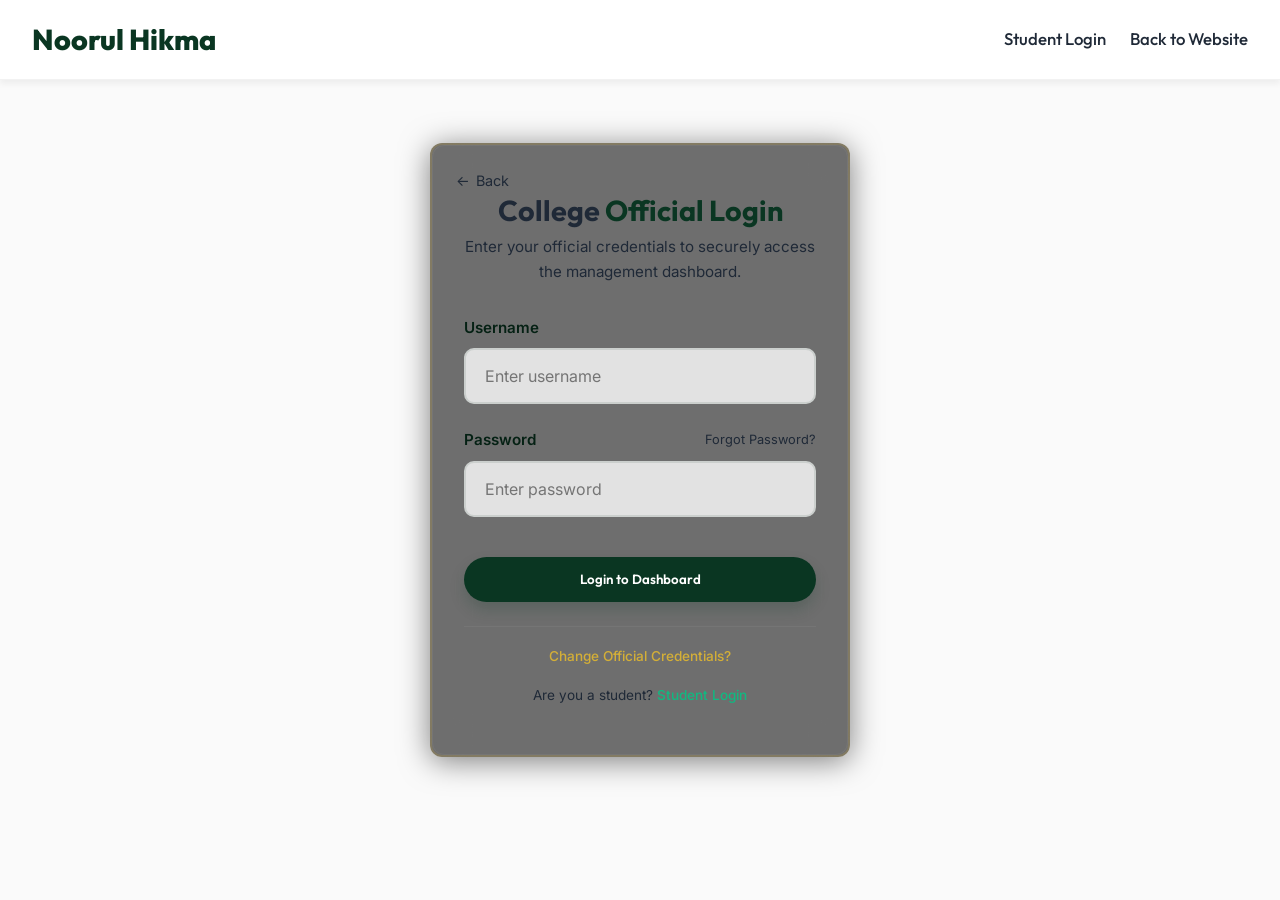
<file: achievements-management.html>
<!DOCTYPE html>
<html lang="en">

<head>
    <script>
        if (localStorage.getItem('officialAuth') !== 'true') {
            window.location.href = 'official-login.html';
        }
        function logout() {
            localStorage.removeItem('officialAuth');
            window.location.href = 'official-login.html';
        }
    </script>
    <meta charset="UTF-8">
    <meta name="viewport" content="width=device-width, initial-scale=1.0">
    <title>Achievements Management | Official Dashboard</title>
    <link rel="preconnect" href="https://fonts.googleapis.com">
    <link rel="preconnect" href="https://fonts.gstatic.com" crossorigin>
    <link href="https://fonts.googleapis.com/css2?family=Inter:wght@400;500;600&family=Outfit:wght@400;600;700;800&display=swap" rel="stylesheet">
    <link rel="stylesheet" href="style.css">
    <style>
        .admin-section { padding: 120px 2rem 4rem; min-height: 100vh; background-color: var(--bg-primary); }
        .dashboard-card { background: var(--bg-secondary); border-radius: 12px; padding: 2rem; box-shadow: 0 4px 20px rgba(0,0,0,0.2); overflow-x: auto; position: relative; border: 2px solid rgba(212, 175, 55, 0.2); }
        .admin-nav { display: flex; gap: 1rem; margin-bottom: 2rem; border-bottom: 1px solid rgba(255,255,255,0.1); padding-bottom: 1rem; flex-wrap: wrap; }
        .admin-nav a { color: #888; font-weight: 500; padding: 0.5rem 1rem; border-radius: 6px; transition: var(--transition); }
        .admin-nav a:hover { background: rgba(255,255,255,0.05); color: #fff; }
        .admin-nav a.active { background: var(--primary-color); color: white; }

        .form-group { margin-bottom: 1rem; }
        .form-label { display: block; margin-bottom: 0.5rem; color: var(--text-primary); font-size: 0.9rem; }
        .form-control {
            width: 100%;
            padding: 0.8rem;
            background: #ffffff !important;
            border: 1px solid rgba(255,255,255,0.3) !important;
            border-radius: 8px;
            color: #111111 !important;
            font-family: 'Inter', sans-serif;
            font-size: 0.95rem;
        }
        .form-control:focus {
            outline: none;
            border-color: rgba(212,175,55,0.8) !important;
            background: #fff !important;
            box-shadow: 0 0 0 3px rgba(212,175,55,0.2);
        }
        .form-control option { background: #fff; color: #111; }
        .form-control::placeholder { color: #999; }
        
        .achievement-grid { display: grid; grid-template-columns: repeat(auto-fill, minmax(300px, 1fr)); gap: 1.5rem; margin-top: 2rem; }
        .ach-card { background: rgba(0,0,0,0.2); border: 1px solid rgba(255,255,255,0.1); border-radius: 10px; overflow: hidden; position: relative; }
        .ach-img { width: 100%; height: 200px; object-fit: cover; border-bottom: 1px solid rgba(255,255,255,0.1); }
        .ach-content { padding: 1.2rem; }
        .ach-title { color: var(--highlight-color); font-family: 'Outfit', sans-serif; font-size: 1.2rem; margin-bottom: 0.5rem; }
        .ach-desc { color: var(--text-secondary); font-size: 0.9rem; line-height: 1.5; }
        .ach-delete { position: absolute; top: 10px; right: 10px; background: rgba(255,0,0,0.8); color: white; border: none; border-radius: 5px; padding: 0.3rem 0.6rem; cursor: pointer; }
    </style>
</head>

<body>
    <nav class="navbar scrolled">
        <div class="nav-container">
            <a href="index.html" class="logo">
                <span class="logo-text">Noorul <span class="highlight">Hikma</span></span>
            </a>
            <ul class="nav-links">
                <li><a href="admin.html" class="nav-link">Official Panel</a></li>
                <li><a href="#" class="nav-link cta-btn" onclick="logout(); return false;">Secure Logout</a></li>
            </ul>
        </div>
    </nav>

    <section class="admin-section">
        <div class="container">
            <div class="section-title" style="margin-bottom: 1rem; text-align: left;">Official <span class="highlight-green">Dashboard</span></div>
            
            <div class="admin-nav">
                <a href="admin.html">Admission Applications</a>
                <a href="students-management.html">Student Management</a>
                <a href="results-management.html">Results Management</a>
                <a href="achievements-management.html" class="active">Achievements Updates</a>
            </div>

            <div style="display: grid; grid-template-columns: 1fr 2fr; gap: 2rem;">
                <div class="dashboard-card">
                    <h3 style="color: var(--text-primary); margin-bottom: 1.5rem;">Add New Achievement</h3>
                    <form id="achForm">
                        <div class="form-group">
                            <label class="form-label">Achievement Title *</label>
                            <input type="text" id="achTitle" class="form-control" placeholder="e.g. State Kalotsav Winners" required>
                        </div>
                        <div class="form-group">
                            <label class="form-label">Category *</label>
                            <select id="achCategory" class="form-control" required>
                                <option value="" disabled selected>Select Category</option>
                                <option value="Academic">📚 Academic</option>
                                <option value="Arts">🎭 Arts</option>
                                <option value="Islamic">☪️ Islamic</option>
                                <option value="Sports">🏅 Sports</option>
                                <option value="Community">🤝 Community</option>
                                <option value="Other">✨ Other</option>
                            </select>
                        </div>
                        <div class="form-group">
                            <label class="form-label">Student / Team Name</label>
                            <input type="text" id="achStudent" class="form-control" placeholder="e.g. Mohammed Rahil, Year 5">
                        </div>
                        <div class="form-group">
                            <label class="form-label">Upload Photo</label>
                            <div id="achDropZone" style="border:2px dashed rgba(212,175,55,0.3); border-radius:8px; padding:1rem; text-align:center; cursor:pointer;" onclick="document.getElementById('achFileInput').click()">
                                <span style="font-size:1.5rem;">📷</span>
                                <p style="color:#888; font-size:0.8rem; margin:0.3rem 0 0;">Click to upload or drag & drop</p>
                            </div>
                            <input type="file" id="achFileInput" accept="image/*" style="display:none" onchange="previewAchImg(this)">
                            <img id="achImgPreview" style="display:none; max-width:100%; max-height:120px; border-radius:6px; margin-top:0.6rem;" alt="Preview">
                            <div style="display:flex; align-items:center; gap:0.5rem; margin-top:0.5rem;">
                                <span style="color:#666; font-size:0.78rem; white-space:nowrap;">Or URL:</span>
                                <input type="text" id="achImage" class="form-control" placeholder="https://..." style="flex:1; padding:0.5rem;">
                            </div>
                        </div>
                        <div class="form-group">
                            <label class="form-label">Description / Details *</label>
                            <textarea id="achDesc" class="form-control" rows="3" placeholder="Describe the achievement..." required></textarea>
                        </div>
                        <button type="submit" class="btn btn-primary" style="width: 100%;">📤 Publish to Website</button>
                        <a href="achievements.html" target="_blank" style="display:block; text-align:center; margin-top:0.8rem; font-size:0.82rem; color:var(--highlight-color);">View Public Gallery →</a>
                    </form>
                </div>
                
                <div class="dashboard-card">
                    <h3 style="color: var(--text-primary); margin-bottom: 1.5rem;">Current Achievements Gallery</h3>
                    <div id="achGallery" class="achievement-grid">
                        <!-- Loaded dynamically -->
                    </div>
                </div>
            </div>
        </div>
    </section>

    <script>
        // Clear any old default/sample data on load
        (function clearOldDefaults() {
            const stored = JSON.parse(localStorage.getItem('noorulHikmaAchievements'));
            if (stored && stored.some(a => [1,2,3,4].includes(a.id) && !a.isOfficial)) {
                localStorage.removeItem('noorulHikmaAchievements');
            }
        })();

        function loadAchievements() {
            let achData = JSON.parse(localStorage.getItem('noorulHikmaAchievements')) || [];

            const gallery = document.getElementById('achGallery');
            if (achData.length === 0) {
                gallery.innerHTML = '<div style="text-align:center; padding:3rem; color:#888;"><div style="font-size:3rem;">🏅</div><p style="margin-top:0.8rem;">No achievements uploaded yet.<br>Use the form to add your first one!</p></div>';
                return;
            }

            gallery.innerHTML = achData.map(a => `
                <div class="ach-card">
                    <button class="ach-delete" onclick="deleteAch(${a.id})">Delete</button>
                    <img src="${a.image}" alt="${a.title}" class="ach-img" onerror="this.style.display='none'">
                    <div class="ach-content">
                        <h4 class="ach-title">${a.title}</h4>
                        ${a.student ? `<p style="color:var(--highlight-color); font-size:0.8rem; margin-bottom:0.4rem;">🎓 ${a.student}</p>` : ''}
                        <p class="ach-desc">${a.desc}</p>
                    </div>
                </div>
            `).join('');
        }

        document.getElementById('achForm').addEventListener('submit', async function(e) {
            e.preventDefault();
            const btn = this.querySelector('button[type="submit"]');
            btn.textContent = 'Publishing...';
            btn.disabled = true;

            const title = document.getElementById('achTitle').value.trim();
            const category = document.getElementById('achCategory').value;
            const student = document.getElementById('achStudent').value.trim();
            const desc = document.getElementById('achDesc').value.trim();
            const fileInput = document.getElementById('achFileInput');
            let image = document.getElementById('achImage').value.trim();

            if (fileInput.files && fileInput.files[0]) {
                image = await new Promise(resolve => {
                    const reader = new FileReader();
                    reader.onload = e => resolve(e.target.result);
                    reader.readAsDataURL(fileInput.files[0]);
                });
            }

            if (!image) {
                alert('Please provide a photo or image URL.');
                btn.textContent = '📤 Publish to Website';
                btn.disabled = false;
                return;
            }

            let achData = JSON.parse(localStorage.getItem('noorulHikmaAchievements')) || fallbackDummy;
            achData.push({ id: Date.now(), title, category, student, image, desc });
            localStorage.setItem('noorulHikmaAchievements', JSON.stringify(achData));

            this.reset();
            document.getElementById('achImgPreview').style.display = 'none';
            btn.textContent = '📤 Publish to Website';
            btn.disabled = false;
            loadAchievements();
        });

        function previewAchImg(input) {
            if (input.files && input.files[0]) {
                const reader = new FileReader();
                reader.onload = e => {
                    const img = document.getElementById('achImgPreview');
                    img.src = e.target.result;
                    img.style.display = 'block';
                };
                reader.readAsDataURL(input.files[0]);
            }
        }

        function deleteAch(id) {
            if(confirm('Are you sure you want to delete this achievement?')) {
                let achData = JSON.parse(localStorage.getItem('noorulHikmaAchievements')) || fallbackDummy;
                achData = achData.filter(a => a.id !== id);
                localStorage.setItem('noorulHikmaAchievements', JSON.stringify(achData));
                loadAchievements();
            }
        }

        window.onload = loadAchievements;
    </script>
</body>
</html>
</file>
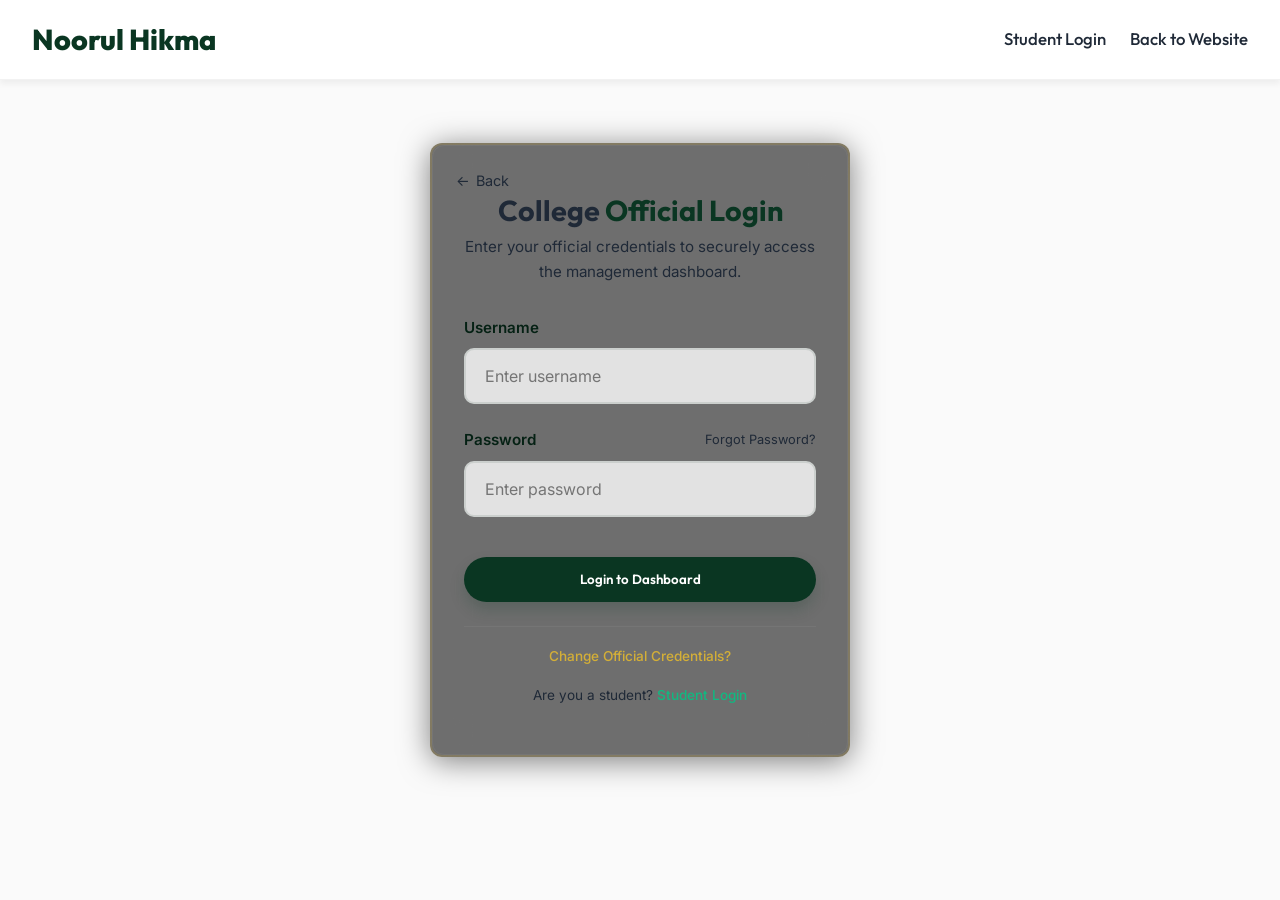
<file: admin.html>
<!DOCTYPE html>
<html lang="en">
<head>
    <script>
        // Security Check: If unauthenticated, redirect to official login
        if (localStorage.getItem('officialAuth') !== 'true') {
            window.location.href = 'official-login.html';
        }

        function logout() {
            localStorage.removeItem('officialAuth');
            window.location.href = 'official-login.html';
        }

        // Official Settings Logic
        function openOfficialSettings() {
            const currentId = localStorage.getItem('officialUsername') || 'admin';
            document.getElementById('newOfficialId').value = currentId;
            document.getElementById('officialSettingsModal').classList.add('show');
        }

        function closeOfficialSettings() {
            document.getElementById('officialSettingsModal').classList.remove('show');
        }
    </script>
    <meta charset="UTF-8">
    <meta name="viewport" content="width=device-width, initial-scale=1.0">
    <title>Official Panel | Noorul Hikma</title>
    <!-- Google Fonts -->
    <link rel="preconnect" href="https://fonts.googleapis.com">
    <link rel="preconnect" href="https://fonts.gstatic.com" crossorigin>
    <link href="https://fonts.googleapis.com/css2?family=Inter:wght@400;500;600&family=Outfit:wght@400;600;700;800&display=swap" rel="stylesheet">
    <link rel="stylesheet" href="style.css">
    <style>
        .admin-section { padding: 120px 2rem 4rem; min-height: 100vh; background-color: var(--bg-primary); }
        .dashboard-card { background: var(--bg-secondary); border-radius: 12px; padding: 2rem; box-shadow: 0 4px 20px rgba(0,0,0,0.2); overflow-x: auto; position: relative; border: 2px solid rgba(212, 175, 55, 0.2); }
        .dashboard-card::before { content: ''; position: absolute; inset: 0; border-radius: 12px; border: 1px solid rgba(255,255,255,0.05); pointer-events: none; }
        .data-table { width: 100%; border-collapse: collapse; margin-top: 2rem; }
        .data-table th, .data-table td { padding: 1rem; text-align: left; border-bottom: 1px solid rgba(255,255,255,0.05); color: var(--text-secondary); }
        .data-table th { color: var(--text-primary); font-weight: 600; background: rgba(10, 54, 34, 0.5); }
        .data-table tr:hover { background: rgba(255,255,255,0.02); }
        .admin-nav { display: flex; gap: 1rem; margin-bottom: 2rem; border-bottom: 1px solid rgba(255,255,255,0.1); padding-bottom: 1rem; flex-wrap: wrap; }
        .admin-nav a { color: #888; font-weight: 500; padding: 0.5rem 1rem; border-radius: 6px; transition: var(--transition); }
        .admin-nav a:hover { background: rgba(255,255,255,0.05); color: #fff; }
        .admin-nav a.active { background: var(--primary-color); color: white; }

        /* Achievements Upload Section */
        .ach-mini-grid { display: grid; grid-template-columns: repeat(auto-fill, minmax(190px, 1fr)); gap: 1rem; margin-top: 1rem; }
        .ach-mini-card { background: rgba(0,0,0,0.3); border: 1px solid rgba(255,255,255,0.08); border-radius: 10px; overflow: hidden; position: relative; }
        .ach-mini-img { width: 100%; height: 130px; object-fit: cover; }
        .ach-mini-body { padding: 0.75rem; }
        .ach-mini-title { color: var(--highlight-color); font-weight: 600; font-size: 0.88rem; margin-bottom: 0.25rem; }
        .ach-mini-desc { color: var(--text-secondary); font-size: 0.78rem; line-height: 1.4; }
        .ach-del-btn { position: absolute; top: 6px; right: 6px; background: rgba(220,38,38,0.9); color: #fff; border: none; border-radius: 4px; padding: 2px 7px; font-size: 0.72rem; cursor: pointer; }
        .ach-del-btn:hover { background: #dc2626; }
        .upload-zone { border: 2px dashed rgba(212,175,55,0.35); border-radius: 10px; padding: 1rem; text-align: center; cursor: pointer; transition: border-color 0.3s; }
        .upload-zone:hover { border-color: rgba(212,175,55,0.7); }
        #qAchFile { display: none; }
        .preview-img { max-width: 100%; max-height: 130px; border-radius: 6px; margin-top: 0.8rem; display: none; }

        /* Modal Styles */
        .admin-modal { display: none; position: fixed; inset: 0; background: rgba(0,0,0,0.85); z-index: 2000; align-items: center; justify-content: center; padding: 1rem; backdrop-filter: blur(5px); }
        .admin-modal.show { display: flex; }
        .admin-modal-content { background: var(--bg-secondary); padding: 2.5rem; border-radius: 12px; width: 100%; max-width: 400px; position: relative; border: 1px solid rgba(255,255,255,0.1); }
        .close-admin-modal { position: absolute; top: 1rem; right: 1.5rem; font-size: 1.5rem; cursor: pointer; color: var(--text-secondary); }
    </style>
</head>
<body>
    <nav class="navbar scrolled">
        <div class="nav-container">
            <a href="index.html" class="logo">
                <span class="logo-text">Noorul <span class="highlight">Hikma</span></span>
            </a>
            <ul class="nav-links">
                <li><a href="#" class="nav-link" onclick="openOfficialSettings(); return false;">Security Settings</a></li>
                <li><a href="#" class="nav-link cta-btn" onclick="logout(); return false;">Secure Logout</a></li>
            </ul>
        </div>
    </nav>

    <section class="admin-section">
        <div class="container">
            <div class="section-title" style="margin-bottom: 1rem; text-align: left;">Official <span class="highlight-green">Dashboard</span></div>
            
            <div class="admin-nav">
                <a href="admin.html" class="active">Admission Applications</a>
                <a href="students-management.html">Student Management</a>
                <a href="results-management.html">Results Management</a>
                <a href="achievements-management.html">Achievements Updates</a>
            </div>

            <p style="color: var(--text-secondary); margin-bottom: 2rem;">Securely view, manage, and export student applications from the website.</p>
            <div class="dashboard-card">
                <div style="display: flex; justify-content: space-between; align-items: center;">
                    <h3 style="color: var(--text-primary); margin:0;">Recent Applications</h3>
                    <span id="appCount" style="background: var(--accent-color); color: var(--bg-primary); padding: 0.2rem 0.8rem; border-radius: 20px; font-weight: bold; font-size: 0.9rem;">0 total</span>
                </div>
                <table class="data-table" id="applicationsTable">
                    <thead>
                        <tr>
                            <th>Date</th>
                            <th>Name</th>
                            <th>Program</th>
                            <th>Phone</th>
                            <th>School Ed</th>
                            <th>Madrassa Ed</th>
                            <th>Actions</th>
                        </tr>
                    </thead>
                    <tbody>
                        <!-- Data populated by JS -->
                    </tbody>
                </table>
                <div class="admin-actions">
                    <button class="btn btn-primary" onclick="exportToCSV()">Export to CSV</button>
                    <button class="btn btn-outline" onclick="clearData()">Clear All Data</button>
                </div>
            </div>

            <!-- ===== COLLEGE ACHIEVEMENTS UPLOAD SECTION ===== -->
            <div class="dashboard-card" style="margin-top: 2.5rem;">
                <div style="display:flex; justify-content:space-between; align-items:center; margin-bottom:1.5rem; flex-wrap:wrap; gap:1rem;">
                    <div>
                        <div class="section-label">College Pride</div>
                        <h3 style="color:var(--text-primary); margin:0;">🏆 Upload College Achievement</h3>
                    </div>
                    <a href="achievements-management.html" class="btn btn-outline" style="font-size:0.85rem; padding:0.4rem 1rem;">Full Achievements Page →</a>
                </div>
                <div style="display:grid; grid-template-columns:1fr 2fr; gap:2rem; align-items:start;">
                    <!-- Upload Form -->
                    <form id="quickAchForm" style="background:rgba(255,255,255,0.02); border:1px solid rgba(255,255,255,0.07); border-radius:10px; padding:1.5rem;">
                        <div style="margin-bottom:1rem;">
                            <label style="display:block; color:var(--text-primary); font-size:0.88rem; margin-bottom:0.4rem;">Achievement Title *</label>
                            <input type="text" id="qAchTitle" class="form-control" placeholder="e.g. State Kalotsav Winner" required style="width:100%; padding:0.7rem; background:rgba(255,255,255,0.05); border:1px solid rgba(255,255,255,0.1); border-radius:8px; color:#fff;">
                        </div>
                        <div style="margin-bottom:1rem;">
                            <label style="display:block; color:var(--text-primary); font-size:0.88rem; margin-bottom:0.4rem;">Upload Photo</label>
                            <div class="upload-zone" onclick="document.getElementById('qAchFile').click()">
                                <span style="font-size:2rem;">📷</span>
                                <p style="color:var(--text-secondary); font-size:0.82rem; margin:0.4rem 0 0;">Click to choose a photo</p>
                                <input type="file" id="qAchFile" accept="image/*" onchange="previewAchPhoto(this)">
                            </div>
                            <img id="achPhotoPreview" class="preview-img" alt="Preview">
                        </div>
                        <div style="margin-bottom:1.2rem;">
                            <label style="display:block; color:var(--text-primary); font-size:0.88rem; margin-bottom:0.4rem;">Description *</label>
                            <textarea id="qAchDesc" class="form-control" rows="3" placeholder="Describe the achievement..." required style="width:100%; padding:0.7rem; background:rgba(255,255,255,0.05); border:1px solid rgba(255,255,255,0.1); border-radius:8px; color:#fff; resize:vertical;"></textarea>
                        </div>
                        <button type="submit" class="btn btn-primary" style="width:100%;">📤 Publish Achievement</button>
                        <div id="achSuccessMsg" style="display:none; margin-top:0.8rem; text-align:center; color:#10b981; font-size:0.88rem;">✅ Achievement published to website!</div>
                    </form>
                    <!-- Mini Gallery -->
                    <div>
                        <h4 style="color:var(--text-primary); margin:0 0 0.5rem; font-size:0.95rem;">Live Gallery Preview <span id="achCountBadge" style="background:rgba(10,54,34,0.5); color:var(--highlight-color); padding:0.1rem 0.6rem; border-radius:20px; font-size:0.8rem; margin-left:0.4rem;">0</span></h4>
                        <p style="color:var(--text-secondary); font-size:0.82rem; margin:0 0 0.5rem;">These are visible on the public website Achievements section.</p>
                        <div id="achMiniGallery" class="ach-mini-grid"></div>
                    </div>
                </div>
            </div>

            <!-- Official Security Center Section -->
            <div class="dashboard-card" style="margin-top: 2.5rem;">
                <div class="section-label">System Security</div>
                <h3 style="color: var(--text-primary); margin-bottom: 0.5rem;">Official Security Center</h3>
                <p style="color: var(--text-secondary); font-size: 0.95rem; margin-bottom: 2rem;">Manage the master credentials for the college portal. These are used to login to the Official Panel.</p>
                
                <form id="dashSecurityForm" style="display: grid; grid-template-columns: repeat(auto-fit, minmax(250px, 1fr)); gap: 1.5rem; align-items: flex-end;">
                    <div class="form-group" style="margin: 0;">
                        <label class="form-label" style="color:var(--text-primary); margin-bottom:0.5rem; display:block;">Official Username</label>
                        <input type="text" id="dashOfficialId" class="form-control" placeholder="Current or New Username" required style="width:100%; padding:0.8rem; border-radius:8px;">
                    </div>
                    <div class="form-group" style="margin: 0;">
                        <label class="form-label" style="color:var(--text-primary); margin-bottom:0.5rem; display:block;">Update Password</label>
                        <input type="password" id="dashOfficialPass" class="form-control" placeholder="Enter new password" required style="width:100%; padding:0.8rem; border-radius:8px;">
                    </div>
                    <div>
                        <button type="submit" class="btn btn-primary" style="width: 100%;">Save Changes</button>
                    </div>
                </form>
            </div>
        </div>
    </section>

    <script>
        function loadData() {
            const tableBody = document.querySelector('#applicationsTable tbody');
            const data = JSON.parse(localStorage.getItem('noorulHikmaApplications')) || [];
            
            document.getElementById('appCount').innerText = `${data.length} total`;

            if(data.length === 0) {
                tableBody.innerHTML = '<tr><td colspan="7" style="text-align:center; padding: 2rem;">No applications received yet.</td></tr>';
                return;
            }

            tableBody.innerHTML = '';
            // Display newest first
            [...data].reverse().forEach(app => {
                const tr = document.createElement('tr');
                tr.innerHTML = `
                    <td>${app.date || '-'}</td>
                    <td style="color: var(--text-primary); font-weight: 500;">${app.fullName || '-'}</td>
                    <td><span style="background: rgba(10,54,34,0.6); padding: 0.3rem 0.6rem; border-radius: 4px; font-size: 0.85rem;">${app.course || '-'}</span></td>
                    <td>${app.phone || '-'}</td>
                    <td>${app.schoolEd || '-'}</td>
                    <td>${app.madrassaEd || '-'}</td>
                    <td><button class="btn btn-outline" style="padding:0.3rem 0.8rem; font-size:0.8rem;" onclick="viewDetails(${app.id})">Details</button></td>
                `;
                tableBody.appendChild(tr);
            });
        }

        function viewDetails(id) {
            const data = JSON.parse(localStorage.getItem('noorulHikmaApplications')) || [];
            const app = data.find(a => a.id === id);
            if(app) {
                alert(`APPLICANT DETAILS\n\nName: ${app.fullName}\nDOB: ${app.dob}\nPhone: ${app.phone}\nEmail: ${app.email}\nAddress: ${app.address}\n\nPROGRAM INFORMATION\nCourse: ${app.course}\nSchool Ed: ${app.schoolEd}\nMadrassa Ed: ${app.madrassaEd}`);
            }
        }

        function clearData() {
            if(confirm("Are you sure you want to permanently delete all applicant data? This action cannot be undone.")) {
                localStorage.removeItem('noorulHikmaApplications');
                loadData();
            }
        }

        function exportToCSV() {
            const data = JSON.parse(localStorage.getItem('noorulHikmaApplications')) || [];
            if(data.length === 0) {
                alert('No data to export.');
                return;
            }
            
            let csv = 'Date,Full Name,DOB,Phone,Email,Address,Program,School Ed,Madrassa Ed\n';
            data.forEach(app => {
                let row = [
                    app.date || '',
                    `"${(app.fullName || '').replace(/"/g, '""')}"`,
                    app.dob || '',
                    `"${(app.phone || '').replace(/"/g, '""')}"`,
                    app.email || '',
                    `"${(app.address || '').replace(/"/g, '""')}"`,
                    `"${(app.course || '').replace(/"/g, '""')}"`,
                    `"${(app.schoolEd || '').replace(/"/g, '""')}"`,
                    `"${(app.madrassaEd || '').replace(/"/g, '""')}"`
                ];
                csv += row.join(',') + '\n';
            });
            
            const blob = new Blob([csv], { type: 'text/csv' });
            const url = window.URL.createObjectURL(blob);
            const a = document.createElement('a');
            a.setAttribute('hidden', '');
            a.setAttribute('href', url);
            a.setAttribute('download', 'Noorul_Hikma_Admissions_Data.csv');
            document.body.appendChild(a);
            a.click();
            document.body.removeChild(a);
        }

        // ===== ACHIEVEMENTS SECTION LOGIC =====
        // Clear old default sample data from localStorage
        (function clearOldDefaults() {
            const stored = JSON.parse(localStorage.getItem('noorulHikmaAchievements'));
            if (stored && stored.some(a => [1,2,3,4].includes(a.id) && !a.isOfficial)) {
                localStorage.removeItem('noorulHikmaAchievements');
            }
        })();

        function loadAchMiniGallery() {
            const data = JSON.parse(localStorage.getItem('noorulHikmaAchievements')) || [];
            const gallery = document.getElementById('achMiniGallery');
            const badge = document.getElementById('achCountBadge');
            badge.textContent = data.length;
            if (data.length === 0) {
                gallery.innerHTML = '<p style="color:#666; font-size:0.85rem; padding:1rem 0;">🏅 No achievements yet. Add your first one!</p>';
                return;
            }
            gallery.innerHTML = data.map(a => `
                <div class="ach-mini-card">
                    <button class="ach-del-btn" onclick="deleteAchAdmin(${a.id})">✕ Delete</button>
                    <img src="${a.image}" class="ach-mini-img" alt="${a.title}" onerror="this.style.display='none'">
                    <div class="ach-mini-body">
                        <div class="ach-mini-title">${a.title}</div>
                        <div class="ach-mini-desc">${a.desc}</div>
                    </div>
                </div>
            `).join('');
        }

        function deleteAchAdmin(id) {
            if (!confirm('Delete this achievement from the website?')) return;
            let data = JSON.parse(localStorage.getItem('noorulHikmaAchievements')) || [];
            data = data.filter(a => a.id !== id);
            localStorage.setItem('noorulHikmaAchievements', JSON.stringify(data));
            loadAchMiniGallery();
        }

        function previewAchPhoto(input) {
            const preview = document.getElementById('achPhotoPreview');
            if (input.files && input.files[0]) {
                const reader = new FileReader();
                reader.onload = e => {
                    preview.src = e.target.result;
                    preview.style.display = 'block';
                };
                reader.readAsDataURL(input.files[0]);
            }
        }

        document.getElementById('quickAchForm').addEventListener('submit', async function(e) {
            e.preventDefault();
            const btn = this.querySelector('button[type="submit"]');
            btn.textContent = 'Publishing...';
            btn.disabled = true;

            const title = document.getElementById('qAchTitle').value.trim();
            const desc = document.getElementById('qAchDesc').value.trim();
            const fileInput = document.getElementById('qAchFile');

            let imageData = 'https://images.unsplash.com/photo-1606761568499-6d2451b23c66?w=400&auto=format&fit=crop&q=60';
            if (fileInput.files && fileInput.files[0]) {
                imageData = await new Promise(resolve => {
                    const reader = new FileReader();
                    reader.onload = e => resolve(e.target.result);
                    reader.readAsDataURL(fileInput.files[0]);
                });
            }

            let data = JSON.parse(localStorage.getItem('noorulHikmaAchievements')) || [];
            data.push({ id: Date.now(), title, desc, image: imageData, isOfficial: true });
            localStorage.setItem('noorulHikmaAchievements', JSON.stringify(data));

            this.reset();
            document.getElementById('achPhotoPreview').style.display = 'none';
            document.getElementById('achSuccessMsg').style.display = 'block';
            setTimeout(() => document.getElementById('achSuccessMsg').style.display = 'none', 3000);
            btn.textContent = '📤 Publish Achievement';
            btn.disabled = false;
            loadAchMiniGallery();
        });

        window.onload = function() { loadData(); loadAchMiniGallery(); };

        document.getElementById('officialSettingsForm').addEventListener('submit', function(e) {
            e.preventDefault();
            const newId = document.getElementById('newOfficialId').value.trim();
            const newPass = document.getElementById('newOfficialPass').value.trim();
            
            if(newPass.length < 4) {
                alert('Password must be at least 4 characters.');
                return;
            }

            localStorage.setItem('officialUsername', newId);
            localStorage.setItem('officialPassword', newPass);
            
            alert('Official credentials updated successfully! Use these for your next login.');
            closeOfficialSettings();
            // Update the dashboard inputs too
            document.getElementById('dashOfficialId').value = newId;
            document.getElementById('dashOfficialPass').value = '';
        });

        // Initialize and handle Dashboard Security Form
        document.addEventListener('DOMContentLoaded', function() {
            const currentId = localStorage.getItem('officialUsername') || 'admin';
            if (document.getElementById('dashOfficialId')) {
                document.getElementById('dashOfficialId').value = currentId;
            }
        });

        document.getElementById('dashSecurityForm').addEventListener('submit', function(e) {
            e.preventDefault();
            const newId = document.getElementById('dashOfficialId').value.trim();
            const newPass = document.getElementById('dashOfficialPass').value.trim();
            
            if(newPass.length < 4) {
                alert('Password must be at least 4 characters.');
                return;
            }

            localStorage.setItem('officialUsername', newId);
            localStorage.setItem('officialPassword', newPass);
            
            alert('Official credentials updated successfully! These changes are applied immediately.');
            document.getElementById('dashOfficialPass').value = '';
        });

        window.onclick = function(event) {
            const modal = document.getElementById('officialSettingsModal');
            if (event.target == modal) closeOfficialSettings();
        }
    </script>

    <!-- Official Security Modal -->
    <div id="officialSettingsModal" class="admin-modal">
        <div class="admin-modal-content">
            <span class="close-admin-modal" onclick="closeOfficialSettings()">&times;</span>
            <h2 style="margin-top: 0; color: var(--text-primary);">Official Security</h2>
            <p style="color: var(--text-secondary); font-size: 0.9rem; margin-bottom: 2rem;">Update the master username and password for the college portal.</p>
            <form id="officialSettingsForm">
                <div class="form-group">
                    <label class="form-label" style="color:var(--text-primary); margin-bottom:0.5rem; display:block;">New Official ID</label>
                    <input type="text" id="newOfficialId" class="form-control" placeholder="New Username" required style="width:100%; padding:0.8rem; border-radius:8px;">
                </div>
                <div class="form-group" style="margin-top:1.5rem;">
                    <label class="form-label" style="color:var(--text-primary); margin-bottom:0.5rem; display:block;">New Official Password</label>
                    <input type="password" id="newOfficialPass" class="form-control" placeholder="Min 4 characters" required style="width:100%; padding:0.8rem; border-radius:8px;">
                </div>
                <button type="submit" class="btn btn-primary" style="width: 100%; margin-top: 1.5rem;">Update Master Credentials</button>
            </form>
        </div>
    </div>
</body>
</html>
</file>
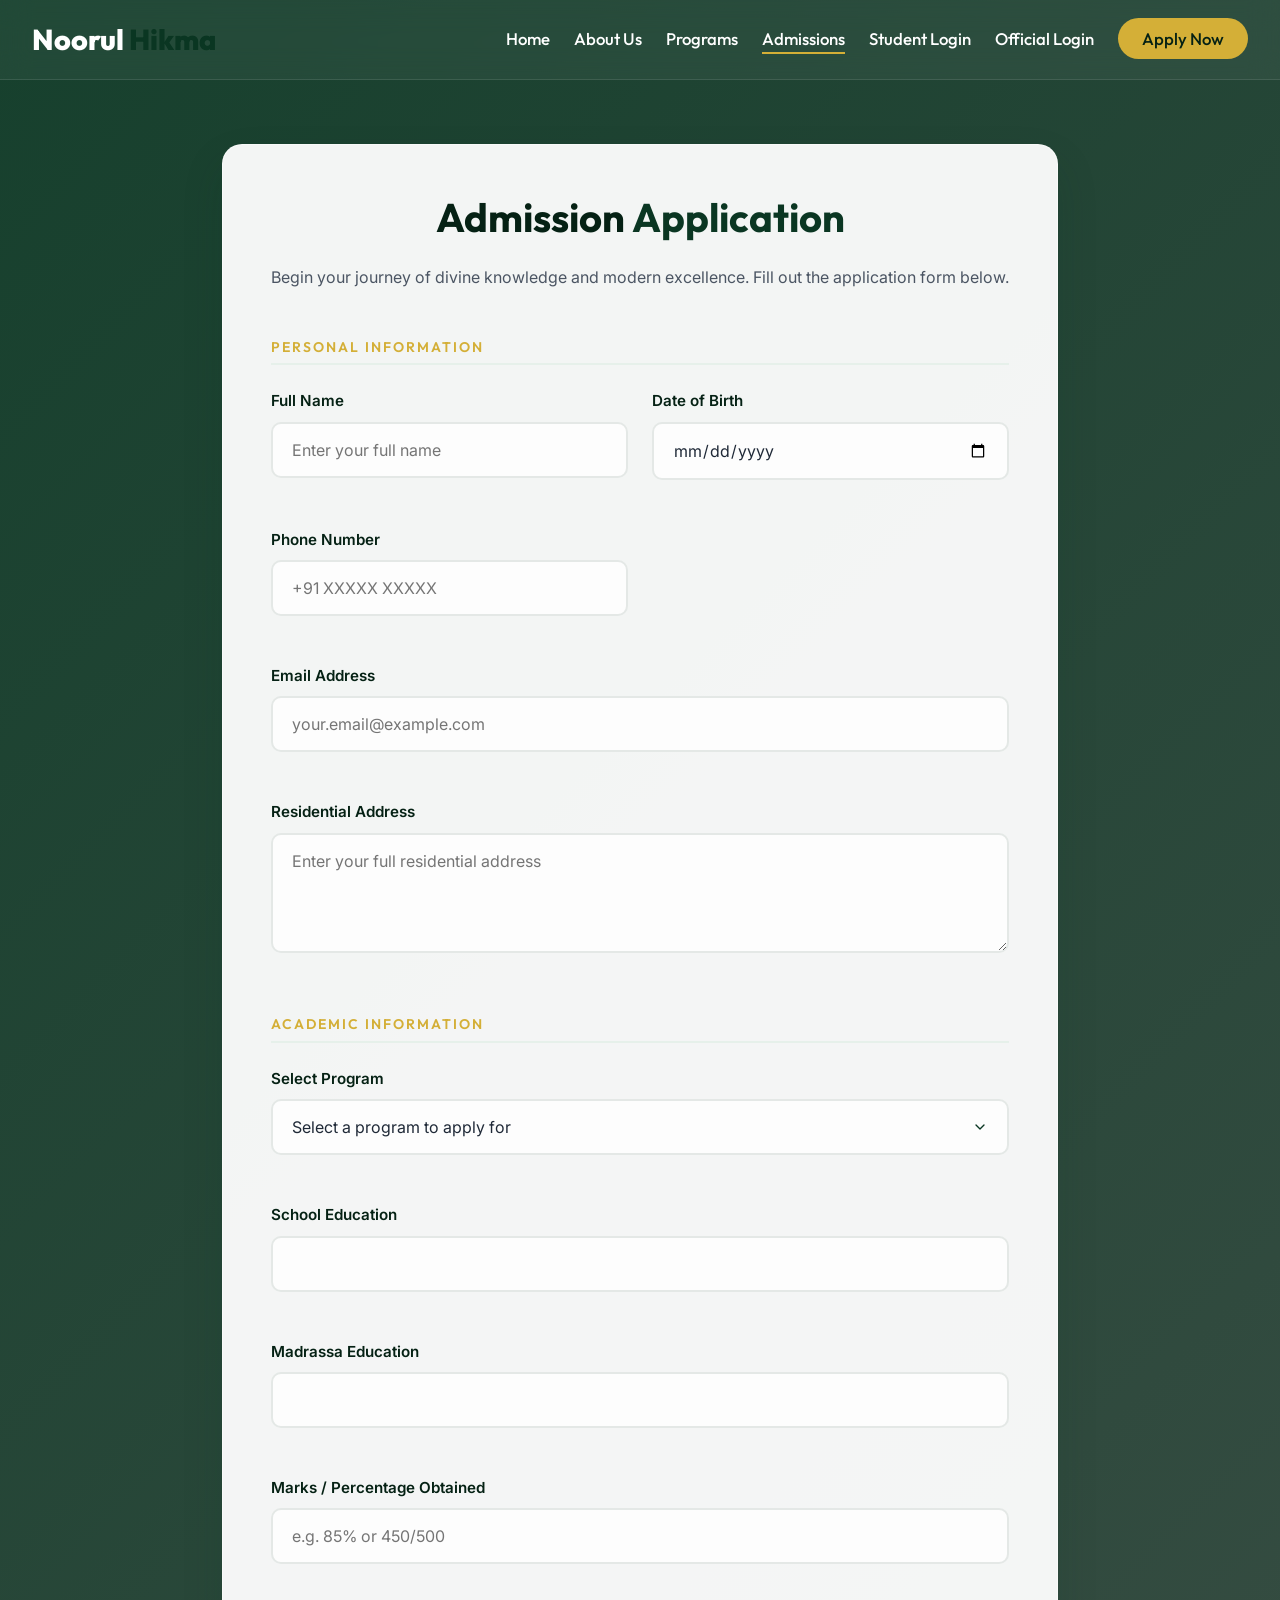
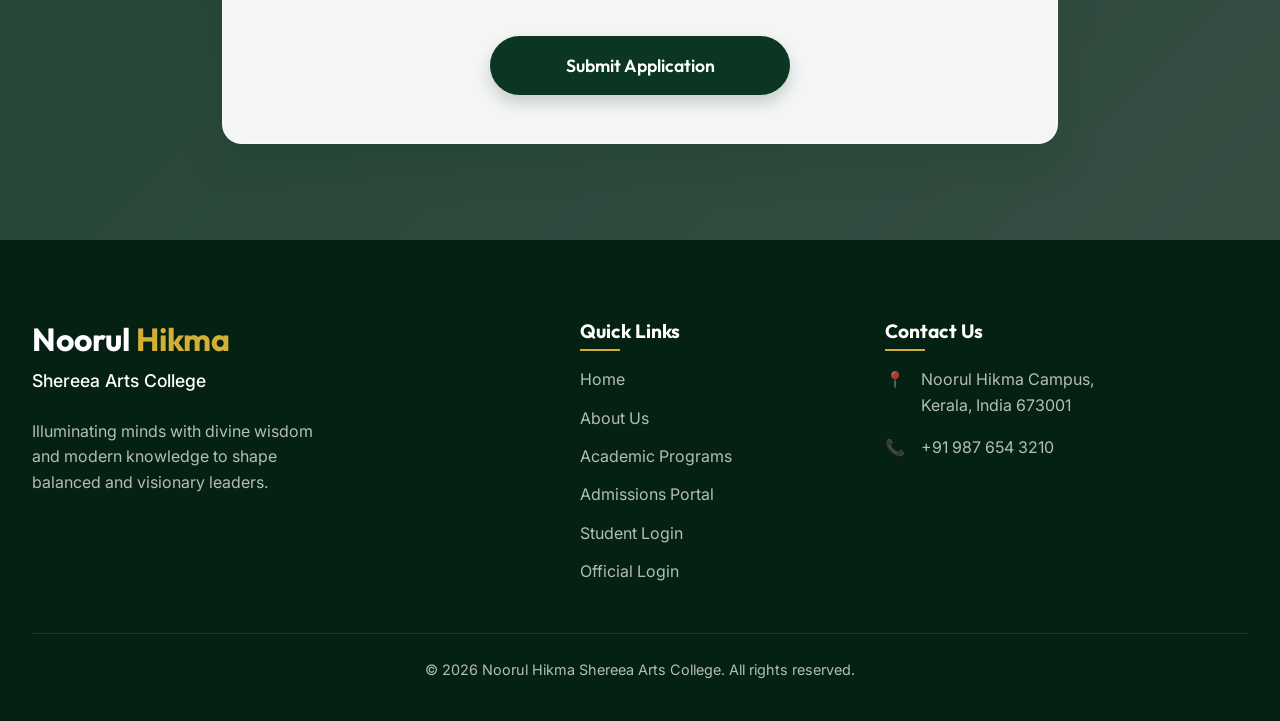
<file: admission.html>
<!DOCTYPE html>
<html lang="en">

<head>
    <meta charset="UTF-8">
    <meta name="viewport" content="width=device-width, initial-scale=1.0">
    <title>Admission Portal | Noorul Hikma</title>
    <meta name="description"
        content="Apply for admission at Noorul Hikma Shereea Arts College for the upcoming academic year.">
    <!-- Google Fonts -->
    <link rel="preconnect" href="https://fonts.googleapis.com">
    <link rel="preconnect" href="https://fonts.gstatic.com" crossorigin>
    <link
        href="https://fonts.googleapis.com/css2?family=Inter:wght@400;500;600&family=Outfit:wght@400;600;700;800&display=swap"
        rel="stylesheet">
    <link rel="stylesheet" href="style.css">
</head>

<body>
    <!-- Navigation -->
    <nav id="navbar" class="navbar scrolled">
        <div class="nav-container">
            <a href="index.html" class="logo">
                <span class="logo-text">Noorul <span class="highlight">Hikma</span></span>
            </a>
            <div class="menu-toggle" id="mobile-menu">
                <span class="bar"></span>
                <span class="bar"></span>
                <span class="bar"></span>
            </div>
            <ul class="nav-links">
                <li><a href="index.html#home" class="nav-link">Home</a></li>
                <li><a href="index.html#about" class="nav-link">About Us</a></li>
                <li><a href="index.html#programs" class="nav-link">Programs</a></li>
                <li><a href="admission.html" class="nav-link active">Admissions</a></li>
                <li><a href="student-login.html" class="nav-link">Student Login</a></li>
                <li><a href="official-login.html" class="nav-link">Official Login</a></li>
                <li><a href="admission.html" class="nav-link cta-btn">Apply Now</a></li>
            </ul>
        </div>
    </nav>

    <!-- Admission Form Section -->
    <section class="form-section">
        <div class="form-overlay"></div>
        <div class="admission-container fade-in-section">
            <div class="form-card">
                <div class="form-header">
                    <h1 class="section-title">Admission <span class="highlight-green">Application</span></h1>
                    <p>Begin your journey of divine knowledge and modern excellence. Fill out the application form
                        below.</p>
                </div>

                <form id="admissionForm" action="https://docs.google.com/forms/d/e/1FAIpQLScUmu3mHQN2BB1ds3amjKPJXoeu4sDOuIF0ZnyGJgjCn3EfyQ/formResponse" method="POST" target="hidden_iframe">

                    <h3 class="section-label"
                        style="display: block; border-bottom: 2px solid var(--accent-color); padding-bottom: 0.5rem; margin-bottom: 1.5rem; margin-top: 1rem;">
                        Personal Information</h3>
                    <div class="form-grid">
                        <div class="form-group">
                            <label for="fullName" class="form-label">Full Name</label>
                            <input type="text" id="fullName" name="entry.1097432130" class="form-control"
                                placeholder="Enter your full name" required>
                        </div>
                        <div class="form-group">
                            <label for="dob" class="form-label">Date of Birth</label>
                            <!-- Date fields for Google Form -->
                            <input type="hidden" name="entry.2144450609_year" id="dob_year">
                            <input type="hidden" name="entry.2144450609_month" id="dob_month">
                            <input type="hidden" name="entry.2144450609_day" id="dob_day">
                            <input type="date" id="dob" class="form-control" required>
                        </div>

                        <div class="form-group">
                            <label for="phone" class="form-label">Phone Number</label>
                            <input type="tel" id="phone" name="entry.2099623882" class="form-control" placeholder="+91 XXXXX XXXXX"
                                required>
                        </div>
                        <div class="form-group full-width">
                            <label for="email" class="form-label">Email Address</label>
                            <input type="email" id="email" name="entry.1977205613" class="form-control"
                                placeholder="your.email@example.com" required>
                        </div>
                        <div class="form-group full-width">
                            <label for="address" class="form-label">Residential Address</label>
                            <textarea id="address" name="entry.712086042" class="form-control"
                                placeholder="Enter your full residential address" required></textarea>
                        </div>
                    </div>

                    <h3 class="section-label"
                        style="display: block; border-bottom: 2px solid var(--accent-color); padding-bottom: 0.5rem; margin-bottom: 1.5rem; margin-top: 2rem;">
                        Academic Information</h3>
                    <div class="form-grid">
                        <div class="form-group full-width">
                            <label for="course" class="form-label">Select Program</label>
                            <select id="course" name="entry.1513396578" class="form-control" required>
                                <option value="" disabled selected>Select a program to apply for</option>
                                <option value="Faizy Course">Faizy Course</option>
                                <option value="Dras System">Dras System</option>
                                <option value="Quran Hifz Course">Quran Hifz Course</option>
                            </select>
                        </div>
                        <div class="form-group full-width">
                            <label for="schoolEducation" class="form-label">School Education</label>
                            <input type="text" id="schoolEducation" name="entry.855763952" class="form-control">
                        </div>
                        <div class="form-group full-width">
                            <label for="madrassaEducation" class="form-label">Madrassa Education</label>
                            <input type="text" id="madrassaEducation" name="entry.50236300" class="form-control">
                        </div>
                        <div class="form-group full-width">
                            <label for="marks" class="form-label">Marks / Percentage Obtained</label>
                            <input type="text" id="marks" name="entry.243782956" class="form-control" placeholder="e.g. 85% or 450/500">
                        </div>
                    </div>

                    <div class="submit-btn-wrapper">
                        <button type="submit" class="btn btn-primary btn-large">Submit Application</button>
                    </div>
                </form>
                <!-- Hidden Iframe to handle submission -->
                <iframe name="hidden_iframe" id="hidden_iframe" style="display:none;" onload="if(typeof submitted !== 'undefined' && submitted) { handleFormResponse(); }"></iframe>
            </div>
        </div>
    </section>

    <!-- Footer -->
    <footer class="footer">
        <div class="container pb-4">
            <div class="footer-grid">
                <div class="footer-col brand-col">
                    <h3 class="footer-logo">Noorul <span class="highlight-gold">Hikma</span></h3>
                    <p class="footer-desc">Shereea Arts College</p>
                    <p>Illuminating minds with divine wisdom and modern knowledge to shape balanced and visionary
                        leaders.</p>
                </div>
                <div class="footer-col">
                    <h4>Quick Links</h4>
                    <ul class="footer-links">
                        <li><a href="index.html#home">Home</a></li>
                        <li><a href="index.html#about">About Us</a></li>
                        <li><a href="index.html#programs">Academic Programs</a></li>
                        <li><a href="admission.html">Admissions Portal</a></li>
                        <li><a href="student-login.html">Student Login</a></li>
                        <li><a href="official-login.html" style="color: var(--highlight-color);">Official Login</a></li>
                    </ul>
                </div>
                <div class="footer-col contact-col">
                    <h4>Contact Us</h4>
                    <div class="contact-item">
                        <span class="icon">📍</span>
                        <p>Noorul Hikma Campus, <br>Kerala, India 673001</p>
                    </div>
                    <div class="contact-item">
                        <span class="icon">📞</span>
                        <p>+91 987 654 3210</p>
                    </div>
                </div>
            </div>
            <div class="footer-bottom">
                <p>&copy; 2026 Noorul Hikma Shereea Arts College. All rights reserved.</p>
            </div>
        </div>
    </footer>

    <script src="script.js"></script>
</body>

</html>
</file>
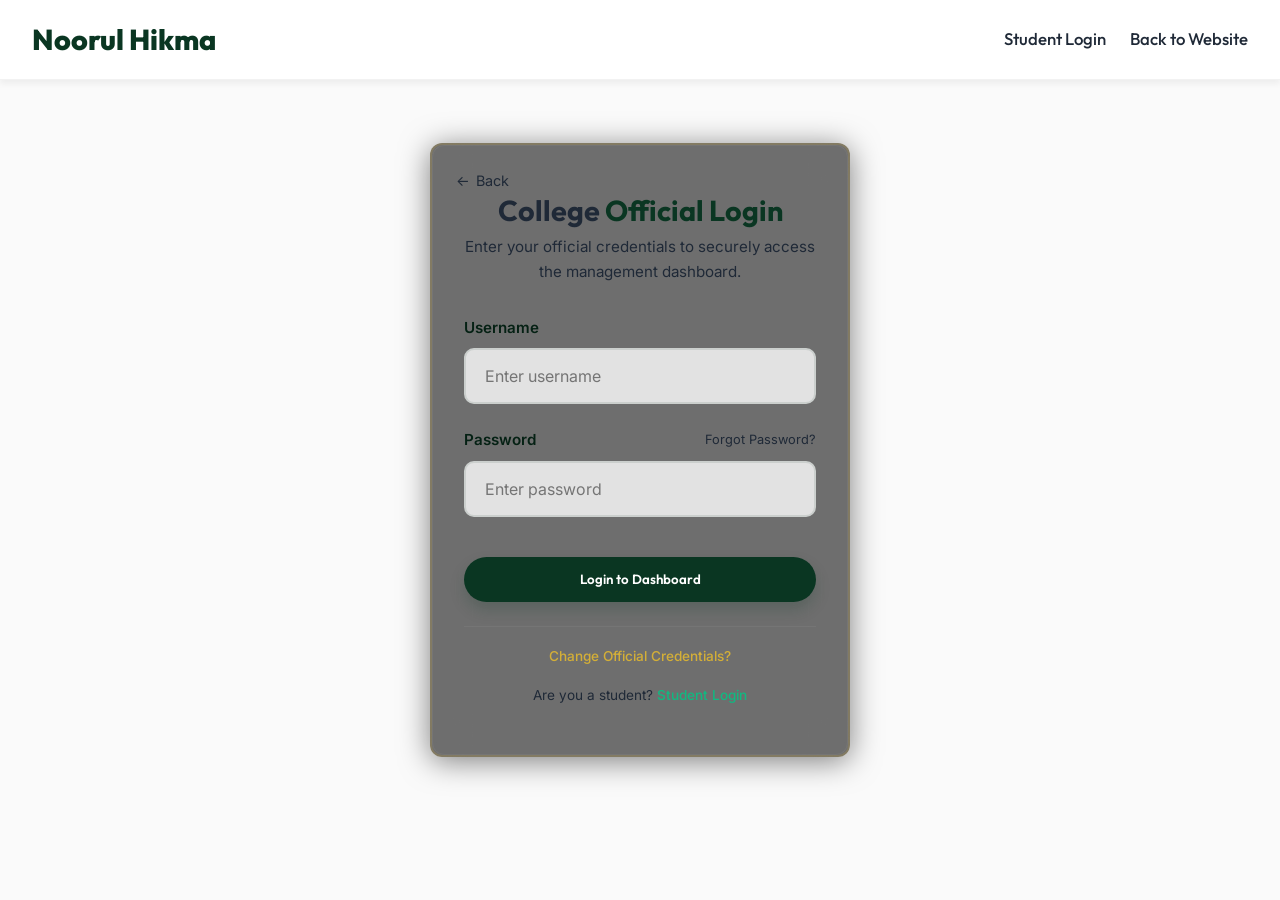
<file: official-login.html>
<!DOCTYPE html>
<html lang="en">

<head>
    <meta charset="UTF-8">
    <meta name="viewport" content="width=device-width, initial-scale=1.0">
    <title>Official Login | Noorul Hikma</title>
    <link rel="preconnect" href="https://fonts.googleapis.com">
    <link rel="preconnect" href="https://fonts.gstatic.com" crossorigin>
    <link
        href="https://fonts.googleapis.com/css2?family=Inter:wght@400;500;600&family=Outfit:wght@400;600;700;800&display=swap"
        rel="stylesheet">
    <link rel="stylesheet" href="style.css">
    <style>
        .login-section {
            min-height: 100vh;
            display: flex;
            align-items: center;
            justify-content: center;
            background-color: var(--bg-primary);
            padding: 2rem;
            position: relative;
            z-index: 1;
        }

        .login-section::before {
            content: "";
            position: absolute;
            top: 0;
            left: 0;
            width: 100%;
            height: 100%;
            background: radial-gradient(circle at center, rgba(10, 54, 34, 0.4) 0%, var(--bg-primary) 70%);
            z-index: -1;
        }

        .login-card {
            background: rgba(18, 18, 18, 0.6);
            backdrop-filter: blur(20px);
            border-radius: 12px;
            padding: 3rem 2rem;
            box-shadow: 0 4px 30px rgba(0, 0, 0, 0.5);
            width: 100%;
            max-width: 420px;
            position: relative;
            border: 2px solid rgba(212, 175, 55, 0.2);
        }

        .login-card::before {
            content: '';
            position: absolute;
            inset: 0;
            border-radius: 12px;
            border: 1px solid rgba(255, 255, 255, 0.05);
            pointer-events: none;
        }

        .login-header {
            text-align: center;
            margin-bottom: 2rem;
        }

        .login-title {
            font-family: 'Outfit', sans-serif;
            font-size: 1.8rem;
            color: var(--text-primary);
            margin-bottom: 0.5rem;
        }

        .login-desc {
            color: var(--text-secondary);
            font-size: 0.95rem;
        }

        .form-group {
            margin-bottom: 1.5rem;
            text-align: left;
        }

        .btn-full {
            width: 100%;
            justify-content: center;
            margin-top: 1rem;
        }

        .error-msg {
            color: #ff6b6b;
            font-size: 0.85rem;
            margin-top: 1rem;
            text-align: center;
            display: none;
            background: rgba(255, 107, 107, 0.1);
            padding: 0.5rem;
            border-radius: 4px;
        }
    </style>
</head>

<body>
    <nav class="navbar scrolled">
        <div class="nav-container">
            <a href="index.html" class="logo">
                <span class="logo-text">Noorul <span class="highlight">Hikma</span></span>
            </a>
            <ul class="nav-links" id="navLinks">
                <li><a href="student-login.html" class="nav-link">Student Login</a></li>
                <li><a href="index.html" class="nav-link">Back to Website</a></li>
            </ul>
        </div>
    </nav>

    <!-- ===== LOGIN FORM ===== -->
    <section class="login-section" id="loginSection">
        <div class="login-card fade-in-section">
            <a href="index.html"
                style="position: absolute; top: 1.5rem; left: 1.5rem; color: var(--text-secondary); text-decoration: none; font-size: 0.9rem; display: flex; align-items: center; gap: 0.4rem; transition: color 0.3s; z-index: 10;"
                onmouseover="this.style.color='var(--highlight-color)'"
                onmouseout="this.style.color='var(--text-secondary)'">
                <span>←</span> Back
            </a>
            <div class="login-header">
                <h1 class="login-title">College <span class="highlight-green">Official Login</span></h1>
                <p class="login-desc">Enter your official credentials to securely access the management dashboard.</p>
            </div>
            <form id="officialLoginForm">
                <div class="form-group">
                    <label for="username" class="form-label">Username</label>
                    <input type="text" id="username" class="form-control" placeholder="Enter username" required
                        autocomplete="off">
                </div>
                <div class="form-group">
                    <div
                        style="display: flex; justify-content: space-between; align-items: center; margin-bottom: 0.5rem;">
                        <label for="password" class="form-label" style="margin-bottom: 0;">Password</label>
                        <a href="#" id="forgotPassword"
                            style="font-size: 0.8rem; color: var(--highlight-color); text-decoration: none;">Forgot
                            Password?</a>
                    </div>
                    <input type="password" id="password" class="form-control" placeholder="Enter password" required>
                </div>
                <button type="submit" class="btn btn-primary btn-full">Login to Dashboard</button>
                <div id="errorMsg" class="error-msg">❌ Invalid username or password.</div>

                <div
                    style="margin-top: 1.5rem; text-align: center; border-top: 1px solid rgba(255,255,255,0.05); padding-top: 1rem;">
                    <a href="#" id="toggleReset"
                        style="color: var(--secondary-color); font-size: 0.85rem; font-weight: 500;">Change Official
                        Credentials?</a>
                    <div style="margin-top: 0.8rem;">
                        <a href="student-login.html"
                            style="color: var(--text-secondary); font-size: 0.85rem; display: inline-block;">Are you a
                            student? <span style="color: #10b981; font-weight: 500;">Student Login</span></a>
                    </div>
                </div>
                <div id="resetSection"
                    style="display: none; margin-top: 1.5rem; text-align: left; background: rgba(255,255,255,0.02); padding: 1.5rem; border-radius: 8px; border: 1px solid rgba(212, 175, 55, 0.2);">
                    <h3 style="color: var(--text-primary); font-size: 1rem; margin-bottom: 1rem;">Update Master Access
                    </h3>
                    <div class="form-group">
                        <label class="form-label" style="font-size: 0.8rem;">Current Password (to verify)</label>
                        <input type="password" id="currentVerify" class="form-control" placeholder="Verify identity"
                            style="padding: 0.6rem;">
                    </div>
                    <div class="form-group">
                        <label class="form-label" style="font-size: 0.8rem;">New Official ID</label>
                        <input type="text" id="newOfficialId" class="form-control" placeholder="New Username"
                            style="padding: 0.6rem;">
                    </div>
                    <div class="form-group">
                        <label class="form-label" style="font-size: 0.8rem;">New Official Password</label>
                        <input type="password" id="newOfficialPass" class="form-control" placeholder="New Password"
                            style="padding: 0.6rem;">
                    </div>
                    <button type="button" id="confirmReset" class="btn btn-secondary btn-full"
                        style="padding: 0.6rem;">Apply New Credentials</button>
                </div>
                <div id="forgotPasswordSection"
                    style="display: none; margin-top: 1.5rem; text-align: left; background: rgba(255,255,255,0.02); padding: 1.5rem; border-radius: 8px; border: 1px solid rgba(16, 185, 129, 0.2);">
                    <h3 style="color: var(--text-primary); font-size: 1rem; margin-bottom: 1rem;">Reset Password</h3>
                    <p style="color: var(--text-secondary); font-size: 0.85rem; margin-bottom: 1rem;">Enter your
                        registered admin email address. A recovery link will be sent to you.</p>
                    <div class="form-group">
                        <label class="form-label" style="font-size: 0.8rem;">Admin Email Address</label>
                        <input type="email" id="recoveryEmail" class="form-control" placeholder="admin@example.com"
                            style="padding: 0.6rem;">
                    </div>
                    <button type="button" id="sendRecoveryBtn" class="btn btn-primary btn-full"
                        style="padding: 0.6rem;">Send Recovery Link</button>
                    <div id="recoveryMsg"
                        style="display: none; color: #10b981; font-size: 0.85rem; margin-top: 1rem; text-align: center;">
                        ✅ Recovery link sent successfully!</div>
                </div>
            </form>
        </div>
    </section>

    <script src="script.js"></script>
    <script>
        // ===== CHECK IF ALREADY LOGGED IN =====
        if (localStorage.getItem('officialAuth') === 'true') {
            window.location.href = "admin.html";
        }

        document.getElementById('officialLoginForm').addEventListener('submit', function (e) {
            e.preventDefault();
            const user = document.getElementById('username').value.trim();
            const pass = document.getElementById('password').value.trim();
            const btn = this.querySelector('button[type="submit"]');
            btn.textContent = 'Authenticating...';
            btn.disabled = true;

            setTimeout(() => {
                const storedUser = localStorage.getItem('officialUsername');
                const storedPass = localStorage.getItem('officialPassword');
                if (user === "Hikma" && pass === "2018") {
                    localStorage.setItem('officialAuth', 'true');
                    window.location.href = "admin.html";
                } else {
                    document.getElementById('errorMsg').style.display = 'block';
                    btn.textContent = 'Login to Dashboard';
                    btn.disabled = false;
                }
            }, 600);
        });

        // ===== CREDENTIAL RESET =====
        document.getElementById('toggleReset').addEventListener('click', function (e) {
            e.preventDefault();
            const section = document.getElementById('resetSection');
            section.style.display = section.style.display === 'none' ? 'block' : 'none';
        });

        document.getElementById('confirmReset').addEventListener('click', function () {
            const currentPass = document.getElementById('currentVerify').value;
            const newId = document.getElementById('newOfficialId').value.trim();
            const newPass = document.getElementById('newOfficialPass').value.trim();
            const storedPass = localStorage.getItem('officialPassword');
            if (currentPass !== storedPass) { alert('Verification failed: Current password is incorrect.'); return; }
            if (newId.length < 3 || newPass.length < 4) { alert('New ID must be 3+ chars and Password 4+ chars.'); return; }
            localStorage.setItem('officialUsername', newId);
            localStorage.setItem('officialPassword', newPass);
            alert('Official credentials updated successfully!');
            location.reload();
        });

        // ===== FORGOT PASSWORD =====
        document.getElementById('forgotPassword').addEventListener('click', function (e) {
            e.preventDefault();
            const forgotSection = document.getElementById('forgotPasswordSection');
            const resetSection = document.getElementById('resetSection');
            resetSection.style.display = 'none'; // hide the other section
            forgotSection.style.display = forgotSection.style.display === 'none' ? 'block' : 'none';
        });

        document.getElementById('sendRecoveryBtn').addEventListener('click', function () {
            const email = document.getElementById('recoveryEmail').value.trim();
            if (!email.includes('@')) {
                alert('Please enter a valid email address.');
                return;
            }
            const btn = this;
            btn.textContent = 'Sending...';
            btn.disabled = true;

            setTimeout(() => {
                btn.textContent = 'Send Recovery Link';
                btn.disabled = false;
                document.getElementById('recoveryMsg').style.display = 'block';
                document.getElementById('recoveryEmail').value = '';

                setTimeout(() => {
                    document.getElementById('forgotPasswordSection').style.display = 'none';
                    document.getElementById('recoveryMsg').style.display = 'none';
                }, 3000);
            }, 1000);
        });

    </script>
</body>

</html>
</file>
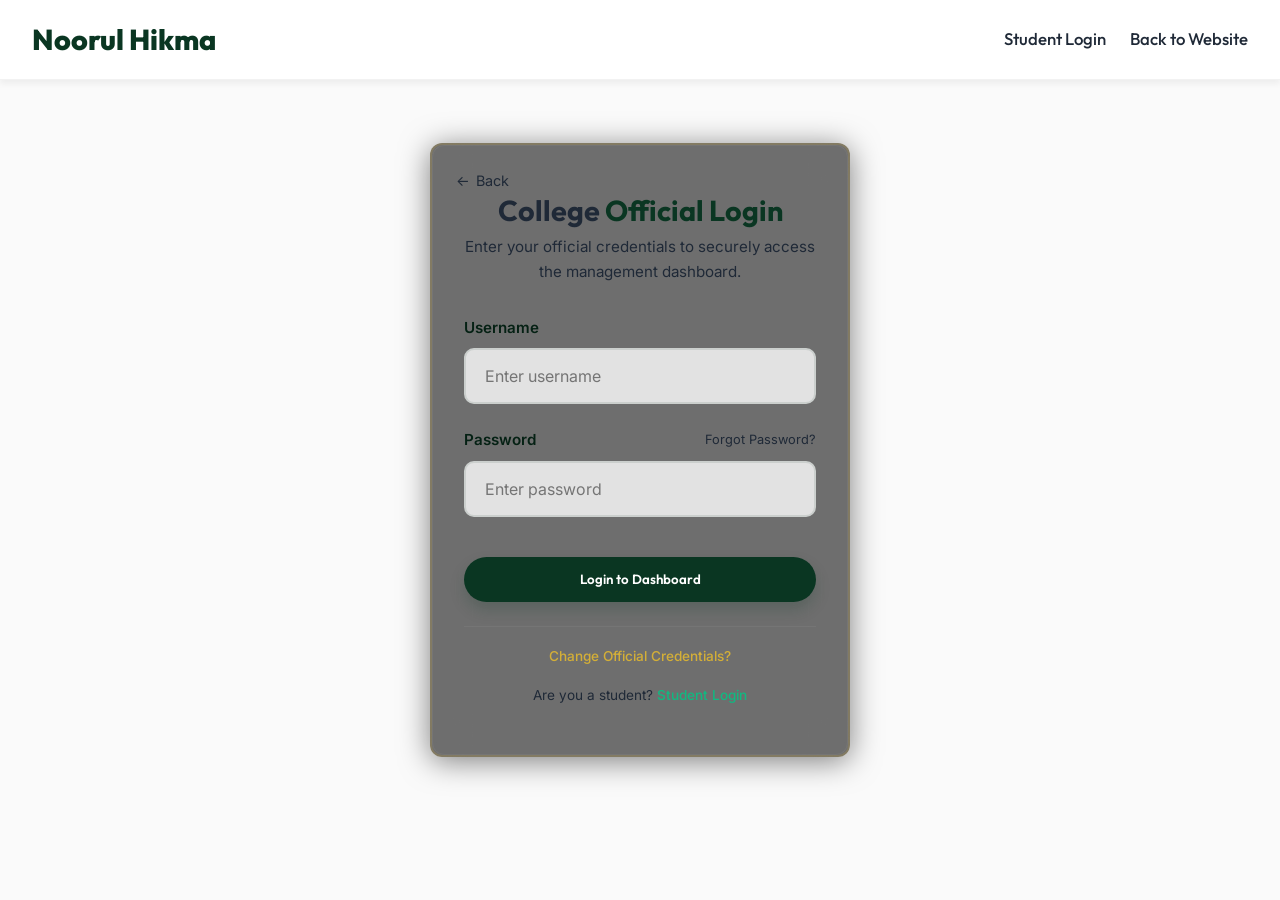
<file: results-management.html>
<!DOCTYPE html>
<html lang="en">

<head>
    <script>
        if (localStorage.getItem('officialAuth') !== 'true') {
            window.location.href = 'official-login.html';
        }
        function logout() {
            localStorage.removeItem('officialAuth');
            window.location.href = 'official-login.html';
        }
    </script>
    <meta charset="UTF-8">
    <meta name="viewport" content="width=device-width, initial-scale=1.0">
    <title>Results Management | Official Dashboard</title>
    <link rel="preconnect" href="https://fonts.googleapis.com">
    <link rel="preconnect" href="https://fonts.gstatic.com" crossorigin>
    <link
        href="https://fonts.googleapis.com/css2?family=Inter:wght@400;500;600&family=Outfit:wght@400;600;700;800&display=swap"
        rel="stylesheet">
    <link rel="stylesheet" href="style.css">
    <style>
        .admin-section {
            padding: 120px 2rem 4rem;
            min-height: 100vh;
            background-color: var(--bg-primary);
        }

        .dashboard-card {
            background: var(--bg-secondary);
            border-radius: 12px;
            padding: 2.5rem;
            box-shadow: 0 4px 20px rgba(0, 0, 0, 0.2);
            position: relative;
        }

        .dashboard-card::before {
            content: '';
            position: absolute;
            inset: 0;
            padding: 2px;
            border-radius: 12px;
            background: linear-gradient(135deg, rgba(212, 175, 55, 0.4), transparent);
            -webkit-mask: linear-gradient(#fff 0 0) content-box, linear-gradient(#fff 0 0);
            -webkit-mask-composite: xor;
            mask-composite: exclude;
            mask: linear-gradient(#fff 0 0) content-box, linear-gradient(#fff 0 0);
            mask-composite: exclude;
            pointer-events: none;
        }

        .admin-nav {
            display: flex;
            gap: 1rem;
            margin-bottom: 2rem;
            border-bottom: 1px solid rgba(255, 255, 255, 0.1);
            padding-bottom: 1rem;
        }

        .admin-nav a {
            color: #888;
            font-weight: 500;
            padding: 0.5rem 1rem;
            border-radius: 6px;
            transition: var(--transition);
        }

        .admin-nav a:hover {
            background: rgba(255, 255, 255, 0.05);
            color: #fff;
        }

        .admin-nav a.active {
            background: var(--primary-color);
            color: white;
        }

        .form-grid {
            display: grid;
            grid-template-columns: 1fr 1fr;
            gap: 2rem;
            margin-top: 1rem;
        }

        .full-width {
            grid-column: 1 / -1;
        }

        .result-form-section {
            background: rgba(255, 255, 255, 0.02);
            padding: 1.5rem;
            border-radius: 8px;
            border: 1px solid rgba(255, 255, 255, 0.05);
        }

        .subject-row {
            display: grid;
            grid-template-columns: 2fr 1fr 1fr;
            gap: 1rem;
            align-items: center;
            margin-bottom: 0.8rem;
        }

        .subject-name {
            color: var(--text-primary);
            font-weight: 500;
        }

        .mark-input {
            width: 100%;
            padding: 0.6rem;
            background: rgba(255, 255, 255, 0.08);
            border: 1px solid rgba(255, 255, 255, 0.15);
            color: #fff;
            border-radius: 6px;
            text-align: center;
            font-family: inherit;
            font-size: 1rem;
            transition: var(--transition);
        }
        .mark-input:focus {
            background: rgba(212, 175, 55, 0.1);
            border-color: var(--highlight-color);
            outline: none;
            box-shadow: 0 0 0 3px rgba(10, 54, 34, 0.2);
        }
        .mark-input.ob-val {
            color: #0a3622;
            font-weight: 700;
            background: rgba(10, 54, 34, 0.05);
        }
        .mark-input.max-val {
            background: rgba(255, 184, 0, 0.15);
            border-color: rgba(212, 175, 55, 0.4);
            color: #856404;
            font-weight: bold;
        }

        .search-results {
            position: absolute;
            background: #1a1a1a;
            border: 1px solid #333;
            width: 100%;
            z-index: 100;
            border-radius: 0 0 8px 8px;
            max-height: 200px;
            overflow-y: auto;
            display: none;
        }

        .search-item {
            padding: 0.8rem 1rem;
            cursor: pointer;
            border-bottom: 1px solid #222;
        }

        .search-item:hover {
            background: var(--primary-color);
        }

        .subject-chip {
            display: inline-flex;
            align-items: center;
            gap: 0.6rem;
            background: rgba(10, 54, 34, 0.4);
            padding: 0.5rem 1rem;
            border-radius: 8px;
            border: 1px solid rgba(212, 175, 55, 0.2);
            margin: 0.25rem;
            font-size: 0.85rem;
            color: var(--text-primary);
            transition: var(--transition);
        }

        .subject-chip:hover {
            border-color: var(--highlight-color);
            background: rgba(10, 54, 34, 0.6);
        }

        .subject-chip button {
            background: rgba(255, 107, 107, 0.1);
            border: 1px solid rgba(255, 107, 107, 0.2);
            color: #ff6b6b;
            cursor: pointer;
            padding: 2px 6px;
            border-radius: 4px;
            font-size: 0.8rem;
            display: flex;
            align-items: center;
            transition: var(--transition);
        }

        .subject-chip button:hover {
            background: #ff6b6b;
            color: white;
        }

        .control-panel {
            background: var(--bg-secondary);
            padding: 1.5rem;
            border-radius: 8px;
            border: 1px solid rgba(255, 255, 255, 0.05);
        }
    </style>
</head>

<body>
    <nav class="navbar scrolled">
        <div class="nav-container">
            <a href="index.html" class="logo">
                <span class="logo-text">Noorul <span class="highlight">Hikma</span></span>
            </a>
            <ul class="nav-links">
                <li><a href="admin.html" class="nav-link">Official Panel</a></li>
                <li><a href="#" class="nav-link cta-btn" onclick="logout(); return false;">Secure Logout</a></li>
            </ul>
        </div>
    </nav>

    <section class="admin-section">
        <div class="container">
            <div class="section-title" style="margin-bottom: 1rem; text-align: left;">Official <span
                    class="highlight-green">Dashboard</span></div>

            <div class="admin-nav">
                <a href="admin.html">Admission Applications</a>
                <a href="students-management.html">Student Management</a>
                <a href="results-management.html" class="active">Results Management</a>
                <a href="achievements-management.html">Achievements Updates</a>
            </div>

            <div class="dashboard-card">
                <div style="margin-bottom: 2rem;">
                    <h3 style="color: var(--text-primary); margin:0;">Upload Student Exam Results</h3>
                </div>

                <form id="resultsForm">
                    <div class="form-grid">
                        <!-- Left Column: Selection & Actions -->
                        <div style="display: flex; flex-direction: column; gap: 1.5rem;">
                            <div class="control-panel">
                                <h4
                                    style="margin-top: 0; margin-bottom: 1.2rem; color: var(--highlight-color); font-size: 1rem;">
                                    1. Select Student</h4>
                                <div class="form-group" style="position: relative; margin-bottom: 0;">
                                    <input type="text" id="studentSearch" class="form-control"
                                        placeholder="Type name or Admission ID..." autocomplete="off"
                                        oninput="searchStudents()">
                                    <input type="hidden" id="selectedStudentId">
                                    <div id="searchResults" class="search-results"></div>
                                    <div id="selectedStudentDisplay"
                                        style="margin-top: 10px; color: var(--highlight-color); font-weight: bold; display: none;">
                                        Selected: <span id="stuNameLabel"></span>
                                    </div>
                                </div>
                            </div>

                            <div class="control-panel">
                                <h4
                                    style="margin-top: 0; margin-bottom: 1.2rem; color: var(--highlight-color); font-size: 1rem;">
                                    2. Academic Details</h4>
                                <div class="form-group">
                                    <label class="form-label">Course Year</label>
                                    <select id="academicClass" class="form-control" required onchange="onYearChange()">
                                        <option value="" disabled selected>Select Year</option>
                                        <option value="Year 1">Year 1</option>
                                        <option value="Year 2">Year 2</option>
                                        <option value="Year 3">Year 3</option>
                                        <option value="Year 4">Year 4</option>
                                        <option value="Year 5">Year 5</option>
                                        <option value="Year 6">Year 6</option>
                                        <option value="Year 7">Year 7</option>
                                        <option value="Year 8">Year 8</option>
                                        <option value="Year 9">Year 9</option>
                                        <option value="Year 10">Year 10</option>
                                        <option value="Year 11">Year 11</option>
                                        <option value="Year 12">Year 12</option>
                                    </select>
                                </div>

                                <div class="form-group">
                                    <label class="form-label">Semester</label>
                                    <select id="examType" class="form-control" required>
                                        <option value="" disabled selected>Select Semester</option>
                                        <option value="Semester 1">Semester 1</option>
                                        <option value="Semester 2">Semester 2</option>
                                        <option value="Semester 3">Semester 3</option>
                                        <option value="Semester 4">Semester 4</option>
                                        <option value="Semester 5">Semester 5</option>
                                        <option value="Semester 6">Semester 6</option>
                                        <option value="Semester 7">Semester 7</option>
                                        <option value="Semester 8">Semester 8</option>
                                        <option value="Semester 9">Semester 9</option>
                                        <option value="Semester 10">Semester 10</option>
                                        <option value="Semester 11">Semester 11</option>
                                        <option value="Semester 12">Semester 12</option>
                                        <option value="Semester 13">Semester 13</option>
                                        <option value="Semester 14">Semester 14</option>
                                        <option value="Semester 15">Semester 15</option>
                                        <option value="Semester 16">Semester 16</option>
                                    </select>
                                </div>
                            </div>

                            <button type="submit" class="btn btn-primary btn-large"
                                style="width: 100%; margin-top: 1rem;">Save Student Results</button>
                        </div>

                        <!-- Right Column: Subject Management & Marks -->
                        <div style="display: flex; flex-direction: column; gap: 1.5rem;">
                            <!-- Subject Management Section -->
                            <div class="control-panel" id="managementPanel" style="display: none;">
                                <div
                                    style="display: flex; justify-content: space-between; align-items: center; margin-bottom: 1.2rem;">
                                    <h4 style="margin: 0; color: var(--highlight-color); font-size: 1rem;">3. Manage
                                        Year Curriculum</h4>
                                    <button type="button" class="btn btn-outline"
                                        style="font-size: 0.75rem; padding: 0.3rem 0.6rem; border-color: #ff4d4d; color: #ff4d4d;"
                                        onclick="clearAllSubjects()">Clear All</button>
                                </div>

                                <div style="display: flex; gap: 0.5rem; margin-bottom: 1rem;">
                                    <input type="text" id="newSubInput" class="form-control"
                                        placeholder="Add custom subject..." style="flex: 1; padding: 0.6rem;">
                                    <button type="button" class="btn btn-primary" onclick="addSubject()"
                                        style="padding: 0.6rem 1rem;">Add Subject</button>
                                </div>

                                <div
                                    style="display: flex; align-items: center; gap: 1rem; margin-bottom: 1rem; padding: 0.8rem; background: rgba(255,255,255,0.02); border-radius: 6px; border: 1px dashed rgba(255,255,255,0.1);">
                                    <span style="font-size: 0.8rem; color: #888; white-space: nowrap;">Or Copy
                                        From:</span>
                                    <select id="copyFromYear" class="form-control"
                                        style="padding: 0.4rem; font-size: 0.8rem; flex: 1;" onchange="copySubjects()">
                                        <option value="" disabled selected>Select another year...</option>
                                        <option value="Year 1">Year 1</option>
                                        <option value="Year 2">Year 2</option>
                                        <option value="Year 3">Year 3</option>
                                        <option value="Year 4">Year 4</option>
                                        <option value="Year 5">Year 5</option>
                                        <option value="Year 6">Year 6</option>
                                        <option value="Year 7">Year 7</option>
                                        <option value="Year 8">Year 8</option>
                                        <option value="Year 9">Year 9</option>
                                        <option value="Year 10">Year 10</option>
                                        <option value="Year 11">Year 11</option>
                                        <option value="Year 12">Year 12</option>
                                    </select>
                                </div>

                                <div id="subjectChips"
                                    style="max-height: 150px; overflow-y: auto; border: 1px solid rgba(255,255,255,0.05); padding: 0.8rem; border-radius: 6px; background: rgba(0,0,0,0.15); display: flex; flex-wrap: wrap;">
                                    <!-- Chips will appear here -->
                                </div>
                            </div>

                            <!-- Subject Marks List -->
                            <div id="subjectsSection" class="result-form-section"
                                style="display: none; flex: 1; margin-left: 0;">
                                <h4
                                    style="margin-top: 0; margin-bottom: 1.5rem; color: black(--highlight-color); font-size: 1rem;">
                                    4. Enter Marks</h4>
                                <div class="subject-row"
                                    style="border-bottom: 1px solid rgba(255,255,255,0.1); padding-bottom: 0.5rem; font-weight: bold; font-size: 0.8rem; color: #888;">
                                    <div>SUBJECT</div>
                                    <div style="text-align: center;">MAX</div>
                                    <div style="text-align: center;">OBTAINED</div>
                                </div>
                                <div id="subjectList" style="margin-top: 1rem;">
                                    <!-- Populated by JS -->
                                </div>
                            </div>

                            <div id="noSelectionMsg"
                                style="text-align: center; padding: 4rem 2rem; border: 2px dashed rgba(255,255,255,0.05); border-radius: 12px; color: #555;">
                                <p>Please select a **Course Year** to manage subjects and enter marks.</p>
                            </div>
                        </div>
                    </div>
                </form>
            </div>
        </div>
    </section>

    <script>
        const students = JSON.parse(localStorage.getItem('noorulHikmaStudents')) || [];
        const defaultSubjects = ["Theology", "Arabic Literature", "English", "Mathematics", "Science", "Social Studies", "General Knowledge"];

        // Initialize year-specific subjects if they don't exist
        let subjectsByYear = JSON.parse(localStorage.getItem('noorulHikmaSubjectsByYear'));
        if (!subjectsByYear) {
            subjectsByYear = {};
            // Migrate from old simple list or defaults
            const oldList = JSON.parse(localStorage.getItem('noorulHikmaSubjectsList')) || defaultSubjects;
            for (let i = 1; i <= 12; i++) {
                subjectsByYear[`Year ${i}`] = oldList.map(s => ({ name: s, max: 100 }));
            }
            localStorage.setItem('noorulHikmaSubjectsByYear', JSON.stringify(subjectsByYear));
            localStorage.removeItem('noorulHikmaSubjectsList');
        } else {
            // Data Migration: Ensure all subjects are objects
            let changed = false;
            for (let year in subjectsByYear) {
                subjectsByYear[year] = subjectsByYear[year].map(s => {
                    if (typeof s === 'string') {
                        changed = true;
                        return { name: s, max: 100 };
                    }
                    return s;
                });
            }
            if (changed) {
                localStorage.setItem('noorulHikmaSubjectsByYear', JSON.stringify(subjectsByYear));
            }
        }

        let selectedYearToManage = "Year 1";

        function searchStudents() {
            const query = document.getElementById('studentSearch').value.toLowerCase();
            const resultsDiv = document.getElementById('searchResults');

            if (query.length < 2) {
                resultsDiv.style.display = 'none';
                return;
            }

            const matched = students.filter(s =>
                s.name.toLowerCase().includes(query) || s.adminNo.toLowerCase().includes(query)
            );

            if (matched.length > 0) {
                resultsDiv.innerHTML = matched.map(s =>
                    `<div class="search-item" onclick="selectStudent('${s.id}', '${s.name}', '${s.adminNo}')">
                        ${s.name} <span style="font-size: 0.8rem; color:#888;">(${s.adminNo})</span>
                    </div>`
                ).join('');
                resultsDiv.style.display = 'block';
            } else {
                resultsDiv.style.display = 'none';
            }
        }

        let selectedYear = "";

        function selectStudent(id, name, adminNo) {
            document.getElementById('selectedStudentId').value = id;
            document.getElementById('studentSearch').value = '';
            document.getElementById('searchResults').style.display = 'none';
            document.getElementById('selectedStudentDisplay').style.display = 'block';
            document.getElementById('stuNameLabel').innerText = `${name} (${adminNo})`;
        }

        function onYearChange() {
            selectedYear = document.getElementById('academicClass').value;
            if (selectedYear) {
                document.getElementById('noSelectionMsg').style.display = 'none';
                document.getElementById('managementPanel').style.display = 'block';
                document.getElementById('subjectsSection').style.display = 'block';
                renderSubjectChips();
                updateSubjects();
            }
        }

        function updateSubjects() {
            const list = document.getElementById('subjectList');
            if (!selectedYear) return;

            const currentSubs = subjectsByYear[selectedYear] || [];
            if (currentSubs.length === 0) {
                list.innerHTML = '<div style="text-align: center; padding: 2rem; color: #666;">No subjects added for this year. Add them above.</div>';
                return;
            }

            list.innerHTML = currentSubs.map((sub, idx) => `
                <div class="subject-row">
                    <div class="subject-name">${sub.name}</div>
                    <div style="text-align: center;">
                        <input type="number" class="mark-input max-val" value="${sub.max || 100}" 
                            onchange="updateMasterMax(${idx}, this.value)">
                    </div>
                    <div>
                        <input type="number" class="mark-input ob-val" data-subject="${sub.name}" 
                            max="${sub.max || 100}" min="0" required placeholder="0">
                    </div>
                </div>
            `).join('');
        }

        function updateMasterMax(idx, newVal) {
            const val = parseInt(newVal) || 100;
            subjectsByYear[selectedYear][idx].max = val;
            localStorage.setItem('noorulHikmaSubjectsByYear', JSON.stringify(subjectsByYear));
            // Update the 'max' attribute of corresponding obtained mark input
            const obInputs = document.querySelectorAll('.ob-val');
            if (obInputs[idx]) obInputs[idx].max = val;
        }

        function renderSubjectChips() {
            const container = document.getElementById('subjectChips');
            const subs = subjectsByYear[selectedYear] || [];
            if (subs.length === 0) {
                container.innerHTML = '<span style="color: #444; font-size: 0.8rem;">No subjects added.</span>';
                return;
            }
            container.innerHTML = subs.map((sub, idx) => `
                <div class="subject-chip">
                    ${sub.name} <span style="font-size: 0.7rem; opacity: 0.6;">(${sub.max})</span>
                    <button type="button" onclick="removeSubject(${idx})">&times;</button>
                </div>
            `).join('');
        }

        function addSubject() {
            const input = document.getElementById('newSubInput');
            const name = input.value.trim();
            if (name && !subjectsByYear[selectedYear].some(s => s.name === name)) {
                subjectsByYear[selectedYear].push({ name: name, max: 100 });
                localStorage.setItem('noorulHikmaSubjectsByYear', JSON.stringify(subjectsByYear));
                renderSubjectChips();
                updateSubjects();
                input.value = '';
            } else if (name && subjectsByYear[selectedYear].some(s => s.name === name)) {
                alert('Subject already exists for this year!');
            }
        }

        function removeSubject(idx) {
            subjectsByYear[selectedYear].splice(idx, 1);
            localStorage.setItem('noorulHikmaSubjectsByYear', JSON.stringify(subjectsByYear));
            renderSubjectChips();
            updateSubjects();
        }

        function clearAllSubjects() {
            if (confirm('Clear all subjects for this year? This will not affect other years.')) {
                subjectsByYear[selectedYear] = [];
                localStorage.setItem('noorulHikmaSubjectsByYear', JSON.stringify(subjectsByYear));
                renderSubjectChips();
                updateSubjects();
            }
        }

        function copySubjects() {
            const fromYear = document.getElementById('copyFromYear').value;
            if (fromYear && fromYear !== selectedYear) {
                if (confirm(`Copy all subjects from ${fromYear} to ${selectedYear}? This will REPLACE your current subjects for this year.`)) {
                    subjectsByYear[selectedYear] = [...(subjectsByYear[fromYear] || [])];
                    localStorage.setItem('noorulHikmaSubjectsByYear', JSON.stringify(subjectsByYear));
                    renderSubjectChips();
                    updateSubjects();
                    document.getElementById('copyFromYear').value = ""; // Reset dropdown
                }
            } else if (fromYear === selectedYear) {
                alert("Cannot copy from the same year!");
                document.getElementById('copyFromYear').value = "";
            }
        }

        document.getElementById('resultsForm').addEventListener('submit', function (e) {
            e.preventDefault();

            const studentId = document.getElementById('selectedStudentId').value;
            if (!studentId) {
                alert('Please select a student first.');
                return;
            }

            const classNo = document.getElementById('academicClass').value;
            const exam = document.getElementById('examType').value;

            const marks = {};
            document.querySelectorAll('.ob-val').forEach(input => {
                marks[input.dataset.subject] = {
                    obtained: input.value,
                    max: input.max
                };
            });

            const resultEntry = {
                studentId,
                class: classNo,
                exam,
                marks,
                timestamp: new Date().toISOString()
            };

            // Save to central results store
            let allResults = JSON.parse(localStorage.getItem('noorulHikmaResults')) || [];

            // Replaces existing if same student+class+exam
            const existingIdx = allResults.findIndex(r => r.studentId === studentId && r.class === classNo && r.exam === exam);
            if (existingIdx !== -1) {
                allResults[existingIdx] = resultEntry;
            } else {
                allResults.push(resultEntry);
            }

            localStorage.setItem('noorulHikmaResults', JSON.stringify(allResults));
            alert('Results saved successfully!');
            window.location.reload();
        });

    </script>
</body>

</html>
</file>
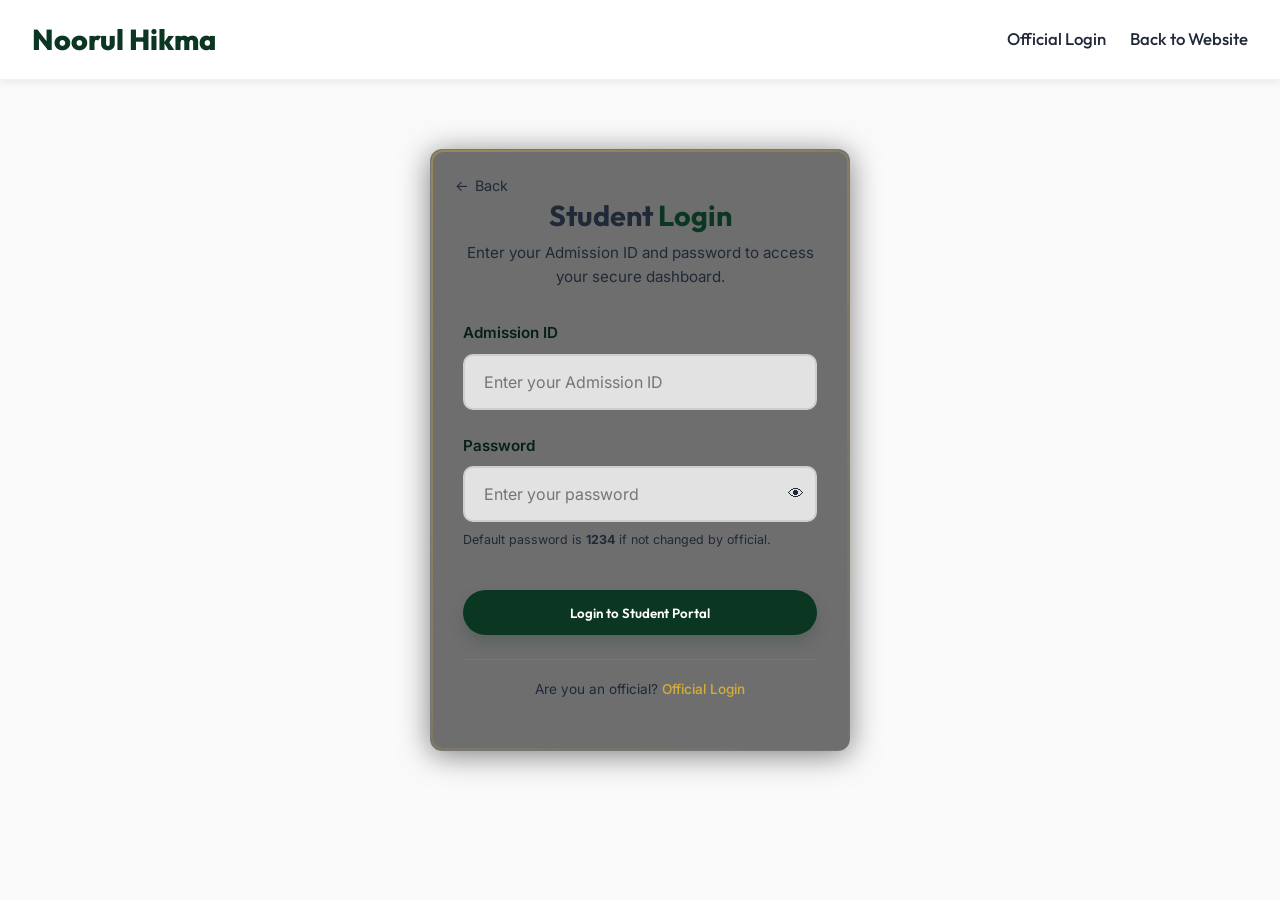
<file: student-dashboard.html>
<!DOCTYPE html>
<html lang="en">

<head>
    <script>
        if (localStorage.getItem('studentAuth') !== 'true') {
            window.location.href = 'student-login.html';
        }
        function logout() {
            localStorage.removeItem('studentAuth');
            window.location.href = 'student-login.html';
        }
    </script>
    <meta charset="UTF-8">
    <meta name="viewport" content="width=device-width, initial-scale=1.0">
    <title>Student Dashboard | Noorul Hikma</title>
    <!-- Google Fonts -->
    <link rel="preconnect" href="https://fonts.googleapis.com">
    <link rel="preconnect" href="https://fonts.gstatic.com" crossorigin>
    <link
        href="https://fonts.googleapis.com/css2?family=Inter:wght@400;500;600&family=Outfit:wght@400;600;700;800&display=swap"
        rel="stylesheet">
    <link rel="stylesheet" href="style.css">
    <style>
        .dashboard-section {
            padding: 120px 2rem 4rem;
            min-height: 100vh;
            background-color: var(--bg-primary);
        }

        .dashboard-grid {
            display: grid;
            grid-template-columns: 1fr 2fr;
            gap: 2rem;
            margin-top: 2rem;
        }

        .dash-card {
            background: var(--bg-secondary);
            border-radius: 12px;
            padding: 2rem;
            box-shadow: 0 4px 20px rgba(0, 0, 0, 0.2);
            position: relative;
        }

        .dash-card::before {
            content: '';
            position: absolute;
            inset: 0;
            padding: 2px;
            border-radius: 12px;
            background: linear-gradient(135deg, rgba(212, 175, 55, 0.4), transparent);
            -webkit-mask: linear-gradient(#fff 0 0) content-box, linear-gradient(#fff 0 0);
            -webkit-mask-composite: xor;
            mask-composite: exclude;
            pointer-events: none;
        }

        .profile-header {
            display: flex;
            align-items: center;
            gap: 1rem;
            margin-bottom: 2rem;
            border-bottom: 1px solid rgba(255, 255, 255, 0.1);
            padding-bottom: 1rem;
        }

        .profile-avatar {
            width: 60px;
            height: 60px;
            background: var(--highlight-color);
            border-radius: 50%;
            display: flex;
            align-items: center;
            justify-content: center;
            font-size: 1.5rem;
            font-weight: bold;
            color: var(--bg-primary);
        }

        .status-badge {
            display: inline-block;
            padding: 0.4rem 1rem;
            border-radius: 20px;
            background: rgba(10, 54, 34, 0.5);
            color: var(--highlight-color);
            font-weight: 500;
            font-size: 0.9rem;
            margin-top: 1rem;
            border: 1px solid var(--highlight-color);
        }

        .upload-area {
            border: 2px dashed rgba(255, 255, 255, 0.2);
            border-radius: 8px;
            padding: 3rem 2rem;
            text-align: center;
            margin-top: 1.5rem;
            transition: all 0.3s ease;
            cursor: pointer;
        }

        .upload-area:hover {
            border-color: var(--accent-color);
            background: rgba(10, 54, 34, 0.1);
        }

        .upload-icon {
            font-size: 2.5rem;
            margin-bottom: 1rem;
            display: block;
        }

        .result-table { width: 100%; border-collapse: collapse; margin-top: 1rem; }
        .result-table th, .result-table td { padding: 0.8rem; text-align: left; border-bottom: 1px solid rgba(255,255,255,0.05); font-size: 0.9rem; }
        .result-table th { color: var(--highlight-color); font-weight: 600; }
        .grade-badge { padding: 0.2rem 0.5rem; border-radius: 4px; font-weight: bold; font-size: 0.8rem; }
        .grade-a { background: rgba(0, 255, 127, 0.2); color: #00ff7f; }
        .grade-b { background: rgba(255, 215, 0, 0.2); color: #ffd700; }

        /* Modal Styles */
        .settings-modal { display: none; position: fixed; inset: 0; background: rgba(0,0,0,0.85); z-index: 2000; align-items: center; justify-content: center; padding: 1rem; backdrop-filter: blur(5px); }
        .settings-modal.show { display: flex; }
        .settings-content { background: var(--bg-secondary); padding: 2.5rem; border-radius: 12px; width: 100%; max-width: 400px; position: relative; border: 1px solid rgba(255,255,255,0.1); }
        .close-settings { position: absolute; top: 1rem; right: 1.5rem; font-size: 1.5rem; cursor: pointer; color: var(--text-secondary); }

        @media (max-width: 768px) {
            .dashboard-grid {
                grid-template-columns: 1fr;
            }
        }
    </style>
</head>

<body>
    <nav class="navbar scrolled">
        <div class="nav-container">
            <a href="index.html" class="logo">
                <span class="logo-text">Noorul <span class="highlight">Hikma</span></span>
            </a>
            <ul class="nav-links">
                <li><a href="index.html" class="nav-link">Home</a></li>
                <li><a href="#" class="nav-link" onclick="openSettings(); return false;">Account Settings</a></li>
                <li><a href="#" class="nav-link cta-btn" onclick="logout(); return false;">Secure Logout</a></li>
            </ul>
        </div>
    </nav>

    <section class="dashboard-section">
        <div class="container fade-in-section">
            <div class="section-title" style="margin-bottom: 0.5rem; text-align: left;">Welcome back, <span
                    class="highlight-green">Student</span></div>
            <p style="color: var(--text-secondary);">Manage your admission profile and secure documentation.</p>

            <div class="dashboard-grid">

                <div class="dash-card">
                    <div class="profile-header">
                        <div class="profile-avatar" id="stuInitial">S</div>
                        <div>
                            <h3 style="margin: 0;" id="stuNameDisplay">Student Applicant</h3>
                            <p style="color: var(--text-secondary); margin: 0; font-size: 0.9rem;" id="stuIdDisplay">ID: STU-10294</p>
                        </div>
                    </div>
                    <h4>Academic Status</h4>
                    <p style="color: var(--text-secondary); font-size: 0.95rem; margin-top: 0.5rem;" id="stuCourseDisplay">Your program details will appear here.</p>
                    <div class="status-badge" id="stuStatus">🟢 Active Student</div>

                    <h4 style="margin-top: 2rem;">Quick Facts</h4>
                    <ul
                        style="color: var(--text-secondary); font-size: 0.9rem; padding-left: 1.2rem; margin-top: 0.5rem; line-height: 1.6;">
                        <li>Applied on: Current Session</li>
                        <li>Campus: Noorul Hikma </li>
                        <li>Duration: 8 Years</li>
                    </ul>
                </div>

                <div class="dash-card">
                    <div style="display: flex; align-items: center; gap: 1rem; margin-bottom: 2rem; border-bottom: 1px solid rgba(255,255,255,0.05); padding-bottom: 1rem;">
                        <div style="width: 48px; height: 48px; background: var(--secondary-color); border-radius: 50%; display: flex; align-items: center; justify-content: center; color: var(--bg-primary); font-family: 'Outfit', sans-serif; font-weight: 700; font-size: 1.2rem;" id="profAvatar">?</div>
                        <div>
                            <h3 style="margin: 0;">Verified Student Profile</h3>
                            <p style="margin: 0; color: var(--text-secondary); font-size: 0.85rem;">Official Academic Identity</p>
                        </div>
                    </div>
                    
                    <div class="profile-details-grid" style="display: grid; grid-template-columns: repeat(auto-fit, minmax(200px, 1fr)); gap: 1.5rem;">
                        <div class="detail-item">
                            <label style="display: block; color: var(--text-secondary); font-size: 0.8rem; text-transform: uppercase; letter-spacing: 1px; margin-bottom: 0.3rem;">Full Name</label>
                            <span id="profFullName" style="font-weight: 600; color: var(--text-primary); font-size: 1.1rem;">-</span>
                        </div>
                        <div class="detail-item">
                            <label style="display: block; color: var(--text-secondary); font-size: 0.8rem; text-transform: uppercase; letter-spacing: 1px; margin-bottom: 0.3rem;">Admission ID</label>
                            <span id="profAdminId" style="font-weight: 600; color: var(--highlight-color); font-family: 'Courier New', Courier, monospace;">-</span>
                        </div>
                        <div class="detail-item">
                            <label style="display: block; color: var(--text-secondary); font-size: 0.8rem; text-transform: uppercase; letter-spacing: 1px; margin-bottom: 0.3rem;">Mobile Number</label>
                            <span id="profMobile" style="font-weight: 500;">-</span>
                        </div>
                        <div class="detail-item">
                            <label style="display: block; color: var(--text-secondary); font-size: 0.8rem; text-transform: uppercase; letter-spacing: 1px; margin-bottom: 0.3rem;">Date of Birth</label>
                            <span id="profDob" style="font-weight: 500;">-</span>
                        </div>
                        <div class="detail-item">
                            <label style="display: block; color: var(--text-secondary); font-size: 0.8rem; text-transform: uppercase; letter-spacing: 1px; margin-bottom: 0.3rem;">Email Address</label>
                            <span id="profEmail" style="font-weight: 500;">-</span>
                        </div>
                        <div class="detail-item">
                            <label style="display: block; color: var(--text-secondary); font-size: 0.8rem; text-transform: uppercase; letter-spacing: 1px; margin-bottom: 0.3rem;">Guardian Contact</label>
                            <span id="profParent" style="font-weight: 500;">-</span>
                        </div>
                        <div class="detail-item" style="grid-column: 1 / -1; border-top: 1px solid rgba(255,255,255,0.05); padding-top: 1rem;">
                            <label style="display: block; color: var(--text-secondary); font-size: 0.8rem; text-transform: uppercase; letter-spacing: 1px; margin-bottom: 0.3rem;">Permanent Address</label>
                            <span id="profAddress" style="font-size: 0.95rem; line-height: 1.5; color: var(--text-secondary);">-</span>
                        </div>
                    </div>

                    <!-- Change Password Section -->
                    <div style="margin-top: 2rem; border-top: 1px solid rgba(255,255,255,0.07); padding-top: 1.5rem;">
                        <h4 style="margin-bottom: 1rem; color: var(--text-primary);">🔐 Change My Password</h4>
                        <div style="display: grid; grid-template-columns: repeat(auto-fit, minmax(200px, 1fr)); gap: 1rem; align-items: flex-end;">
                            <div>
                                <label style="display: block; color: var(--text-secondary); font-size: 0.8rem; text-transform: uppercase; letter-spacing: 1px; margin-bottom: 0.3rem;">Current Password</label>
                                <input type="password" id="curPass" class="form-control" placeholder="Enter current password" style="width:100%; padding:0.7rem; background:rgba(255,255,255,0.05); color:#fff; border:1px solid rgba(255,255,255,0.1); border-radius:8px;">
                            </div>
                            <div>
                                <label style="display: block; color: var(--text-secondary); font-size: 0.8rem; text-transform: uppercase; letter-spacing: 1px; margin-bottom: 0.3rem;">New Password</label>
                                <input type="password" id="newPass" class="form-control" placeholder="Enter new password" style="width:100%; padding:0.7rem; background:rgba(255,255,255,0.05); color:#fff; border:1px solid rgba(255,255,255,0.1); border-radius:8px;">
                            </div>
                            <div>
                                <button type="button" onclick="changeStudentPassword()" class="btn btn-primary" style="width:100%; padding:0.7rem;">Update Password</button>
                            </div>
                        </div>
                        <div id="passMsg" style="margin-top:0.8rem; font-size:0.85rem; display:none;"></div>
                    </div>
                </div>

                <div id="resultsContainer" style="grid-column: 1 / -1; display: flex; flex-direction: column; gap: 2rem;">
                    <div class="dash-card">
                        <div style="display: flex; justify-content: space-between; align-items: center; margin-bottom: 1.5rem;">
                            <h3 style="margin:0;">Academic Performance</h3>
                            <span class="status-badge">No results yet</span>
                        </div>
                        <table class="result-table">
                            <tbody>
                                <tr>
                                    <td colspan="5" style="text-align: center; padding: 2rem; color: #888;">No results have been uploaded for your profile yet.</td>
                                </tr>
                            </tbody>
                        </table>
                    </div>
                </div>

            </div>
        </div>
    </section>

    <!-- Account Settings Modal -->
    <div id="settingsModal" class="settings-modal">
        <div class="settings-content dash-card">
            <span class="close-settings" onclick="closeSettings()">&times;</span>
            <h2 style="margin-top: 0; color: var(--text-primary);">Account Security</h2>
            <p style="color: var(--text-secondary); font-size: 0.9rem; margin-bottom: 2rem;">Update your Admission ID or change your secure portal password.</p>
            
            <form id="settingsForm">
                <div class="form-group">
                    <label class="form-label" style="color:var(--text-primary); margin-bottom:0.5rem; display:block;">Change Admission ID</label>
                    <input type="text" id="newAdmissionId" class="form-control" placeholder="New Username" required>
                </div>
                <div class="form-group">
                    <label class="form-label" style="color:var(--text-primary); margin-bottom:0.5rem; display:block;">New Password</label>
                    <input type="password" id="newPassword" class="form-control" placeholder="Min 6 characters" required>
                </div>
                <button type="submit" class="btn btn-primary btn-large" style="width: 100%; margin-top: 1rem;">Update Credentials</button>
            </form>
        </div>
    </div>

    <script src="script.js"></script>
    <script>
        const fileInputElement = document.getElementById('fileInput');
        if (fileInputElement) {
            fileInputElement.addEventListener('change', function (e) {
                if (this.files && this.files.length > 0) {
                    const file = this.files[0];
                    document.getElementById('fileName').innerText = file.name;
                    document.getElementById('uploadArea').style.borderColor = 'var(--highlight-color)';
                    document.getElementById('uploadStatus').style.display = 'block';

                    // Mock upload delay
                    const ogText = document.getElementById('fileName').innerText;
                    document.getElementById('fileName').innerText = 'Uploading...';
                    setTimeout(() => {
                        document.getElementById('fileName').innerText = ogText;
                        alert('Marklist successfully uploaded and saved to your profile!');
                    }, 1200);
                }
            });
        }
        // Settings Logic
        function openSettings() {
            // Pre-fill current ID
            const currentId = localStorage.getItem('studentUsername') || 'student';
            document.getElementById('newAdmissionId').value = currentId;
            document.getElementById('settingsModal').classList.add('show');
        }

        function closeSettings() {
            document.getElementById('settingsModal').classList.remove('show');
        }

        document.getElementById('settingsForm').addEventListener('submit', function(e) {
            e.preventDefault();
            const newId = document.getElementById('newAdmissionId').value.trim();
            const newPass = document.getElementById('newPassword').value.trim();
            const currentId = localStorage.getItem('studentUsername') || 'student';
            
            if(newPass.length < 4) {
                alert('Password must be at least 4 characters.');
                return;
            }

            // Update central students list
            let students = JSON.parse(localStorage.getItem('noorulHikmaStudents')) || [];
            const studentIdx = students.findIndex(s => s.adminNo === currentId);
            
            if (studentIdx !== -1) {
                // Check if new ID is already taken by someone else
                if (newId !== currentId && students.some(s => s.adminNo === newId)) {
                    alert('This Admission ID is already taken by another student.');
                    return;
                }
                students[studentIdx].adminNo = newId;
                students[studentIdx].password = newPass;
                localStorage.setItem('noorulHikmaStudents', JSON.stringify(students));
            } else if (currentId === 'student') {
                // Handle legacy/guest account
                localStorage.setItem('studentPassword', newPass);
            }

            localStorage.setItem('studentUsername', newId);
            alert('Credentials updated successfully! Please use these new details for your next login.');
            closeSettings();
            window.location.reload();
        });

        // Close modal on outside click
        window.onclick = function(event) {
            const modal = document.getElementById('settingsModal');
            if (event.target == modal) closeSettings();
        }
        // Load Profile & Results 
        document.addEventListener('DOMContentLoaded', function() {
            const currentId = localStorage.getItem('studentUsername') || '';
            const students = JSON.parse(localStorage.getItem('noorulHikmaStudents')) || [];
            
            // Case-insensitive lookup to match the stored adminNo safely
            const student = students.find(s => s.adminNo && currentId && s.adminNo.toLowerCase() === currentId.toLowerCase());
            
            if (!student) {
                // No profile found - show fallback state
                document.getElementById('stuNameDisplay').innerText = 'Student';
                document.getElementById('stuIdDisplay').innerText = 'ID: ' + (currentId || 'N/A');
                document.getElementById('stuInitial').innerText = 'S';
                document.getElementById('profAvatar').innerText = 'S';
                document.getElementById('stuCourseDisplay').innerText = 'No profile registered yet.';
                if (document.getElementById('profFullName')) {
                    document.getElementById('profFullName').innerText = 'Not registered';
                    document.getElementById('profAdminId').innerText = currentId || 'N/A';
                    document.getElementById('profMobile').innerText = 'Contact your college';
                    document.getElementById('profParent').innerText = 'Contact your college';
                    document.getElementById('profAddress').innerText = 'No record found. Please ask your college official.';
                }
                return;
            }
            
            // Update Profile UI
            document.getElementById('stuNameDisplay').innerText = student.name;
            document.getElementById('stuIdDisplay').innerText = `ID: ${student.adminNo}`;
            document.getElementById('stuInitial').innerText = student.name.charAt(0);
            document.getElementById('profAvatar').innerText = student.name.charAt(0);
            document.getElementById('stuCourseDisplay').innerText = `Enrolled in ${student.className || 'General Course'}.`;

            // Update Detailed Profile UI
            if (document.getElementById('profFullName')) {
                document.getElementById('profFullName').innerText = student.name;
                document.getElementById('profAdminId').innerText = student.adminNo;
                document.getElementById('profMobile').innerText = student.mobile || 'Not Provided';
                document.getElementById('profDob').innerText = student.dob ? new Date(student.dob).toLocaleDateString('en-IN', {day:'2-digit', month:'long', year:'numeric'}) : 'Not Provided';
                document.getElementById('profEmail').innerText = student.email || 'Not Provided';
                document.getElementById('profParent').innerText = student.parentPhone || 'Not Provided';
                document.getElementById('profAddress').innerText = student.address || 'Address not registered.';
            }

            // Load Results
            const allResults = JSON.parse(localStorage.getItem('noorulHikmaResults')) || [];
            const myResultsList = allResults.filter(r => String(r.studentId) === String(student.id));

            if (myResultsList.length > 0) {
                const container = document.getElementById('resultsContainer');
                container.innerHTML = ''; // Clear default message
                
                // Sort results by class/year (descending)
                myResultsList.sort((a,b) => {
                    const yearA = parseInt(a.class.replace(/\D/g, '')) || 0;
                    const yearB = parseInt(b.class.replace(/\D/g, '')) || 0;
                    return yearB - yearA;
                });

                myResultsList.forEach(myResults => {
                    const yearCard = document.createElement('div');
                    yearCard.className = 'dash-card';
                    
                    let totalObtained = 0;
                    let totalMax = 0;
                    let rowsHtml = '';

                    Object.entries(myResults.marks).forEach(([subject, markData]) => {
                        const obtained = typeof markData === 'object' ? parseInt(markData.obtained) || 0 : parseInt(markData) || 0;
                        const maxMark = typeof markData === 'object' ? parseInt(markData.max) || 100 : 100;
                        const percentage = maxMark > 0 ? (obtained / maxMark) * 100 : 0;
                        const grade = percentage >= 80 ? 'A+' : (percentage >= 60 ? 'A' : (percentage >= 40 ? 'B' : 'C'));
                        
                        rowsHtml += `
                            <tr>
                                <td><strong>${subject}</strong></td>
                                <td>${maxMark}</td>
                                <td>${obtained}</td>
                                <td>${percentage.toFixed(1)}%</td>
                                <td><span class="grade-badge ${percentage >= 60 ? 'grade-a' : 'grade-b'}">${grade}</span></td>
                            </tr>
                        `;
                        totalObtained += obtained;
                        totalMax += maxMark;
                    });

                    const avgPercentage = totalMax > 0 ? ((totalObtained / totalMax) * 100).toFixed(1) : 0;
                    const totalGrade = avgPercentage >= 75 ? 'Distinction' : (avgPercentage >= 40 ? 'Passed' : 'Failed');

                    yearCard.innerHTML = `
                        <div style="display: flex; justify-content: space-between; align-items: center; margin-bottom: 1.5rem;">
                            <h3 style="margin:0;">Academic Record: ${myResults.class}</h3>
                            <span class="status-badge">${myResults.exam}</span>
                        </div>
                        <table class="result-table">
                            <thead>
                                <tr>
                                    <th>Subject</th>
                                    <th>Max Marks</th>
                                    <th>Obtained</th>
                                    <th>Percentage</th>
                                    <th>Grade</th>
                                </tr>
                            </thead>
                            <tbody>${rowsHtml}</tbody>
                            <tfoot>
                                <tr style="border-top: 2px solid rgba(255,255,255,0.1);">
                                    <td colspan="2"><strong>Yearly Aggregate</strong></td>
                                    <td><strong>${totalObtained}</strong> / ${totalMax}</td>
                                    <td><strong>${avgPercentage}%</strong></td>
                                    <td><span class="grade-badge ${avgPercentage >= 40 ? 'grade-a' : 'grade-b'}">${totalGrade}</span></td>
                                </tr>
                            </tfoot>
                        </table>
                    `;
                    container.appendChild(yearCard);
                });
            }
        });

        function changeStudentPassword() {
            const currentId = localStorage.getItem('studentUsername') || '';
            const students = JSON.parse(localStorage.getItem('noorulHikmaStudents')) || [];
            const idx = students.findIndex(s => s.adminNo.toLowerCase() === currentId.toLowerCase());
            const msgEl = document.getElementById('passMsg');
            
            if (idx === -1) {
                msgEl.style.display = 'block';
                msgEl.style.color = '#ff6b6b';
                msgEl.innerText = 'Error: Could not find your account.';
                return;
            }

            const curPass = document.getElementById('curPass').value;
            const newPass = document.getElementById('newPass').value;

            if (curPass !== students[idx].password) {
                msgEl.style.display = 'block';
                msgEl.style.color = '#ff6b6b';
                msgEl.innerText = '❌ Current password is incorrect.';
                return;
            }
            if (newPass.length < 4) {
                msgEl.style.display = 'block';
                msgEl.style.color = '#ff6b6b';
                msgEl.innerText = '❌ New password must be at least 4 characters.';
                return;
            }

            students[idx].password = newPass;
            localStorage.setItem('noorulHikmaStudents', JSON.stringify(students));
            document.getElementById('curPass').value = '';
            document.getElementById('newPass').value = '';
            msgEl.style.display = 'block';
            msgEl.style.color = '#10b981';
            msgEl.innerText = '✅ Password updated successfully!';
        }
    </script>
</body>

</html>
</file>
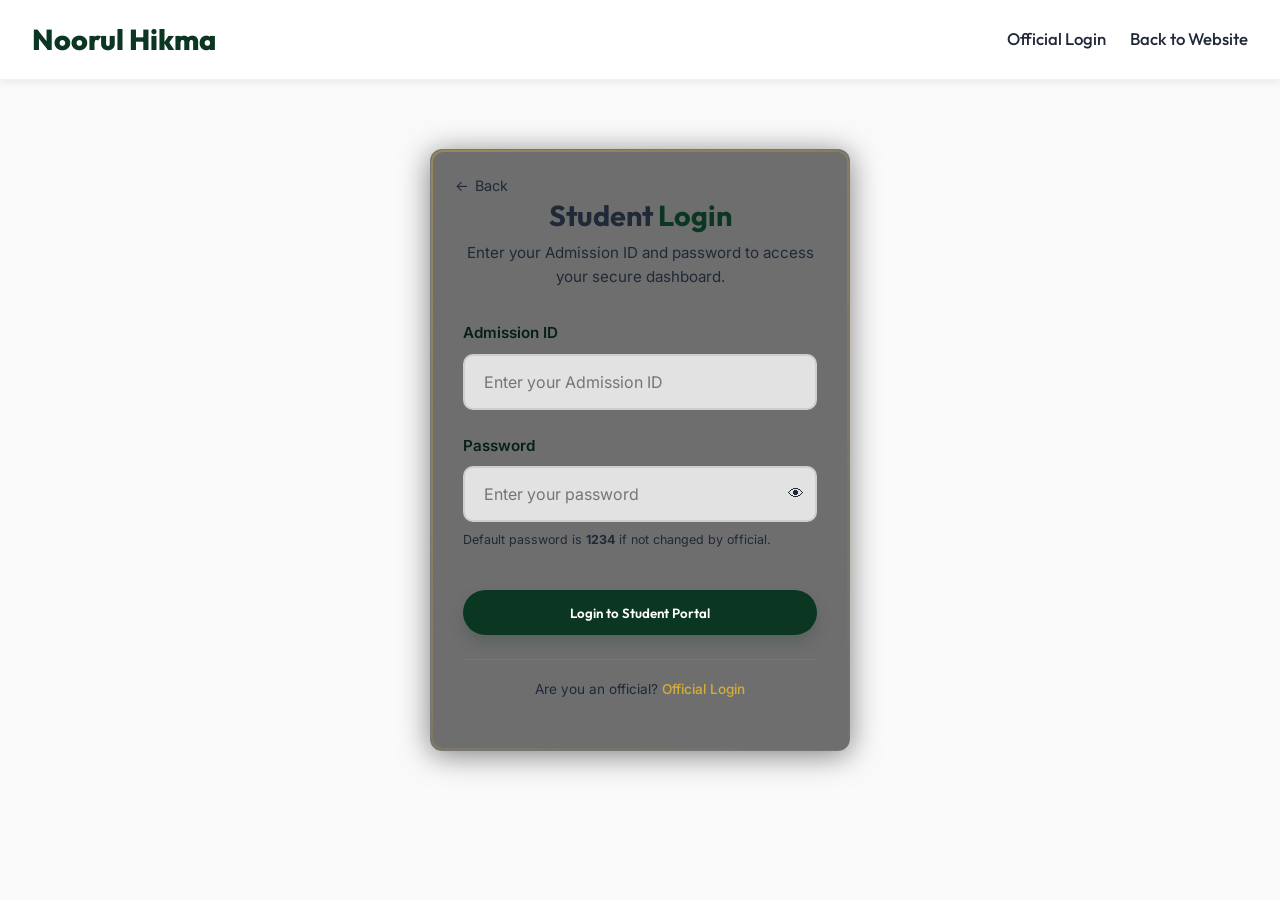
<file: student-login.html>
<!DOCTYPE html>
<html lang="en">
<head>
    <meta charset="UTF-8">
    <meta name="viewport" content="width=device-width, initial-scale=1.0">
    <title>Student Login | Noorul Hikma</title>
    <!-- Google Fonts -->
    <link rel="preconnect" href="https://fonts.googleapis.com">
    <link rel="preconnect" href="https://fonts.gstatic.com" crossorigin>
    <link href="https://fonts.googleapis.com/css2?family=Inter:wght@400;500;600&family=Outfit:wght@400;600;700;800&display=swap" rel="stylesheet">
    <link rel="stylesheet" href="style.css">
    <style>
        .login-section { min-height: 100vh; display: flex; align-items: center; justify-content: center; background-color: var(--bg-primary); padding: 2rem; position: relative; z-index: 1; }
        .login-section::before { content: ""; position: absolute; top: 0; left: 0; width: 100%; height: 100%; background: radial-gradient(circle at center, rgba(10,54,34,0.4) 0%, var(--bg-primary) 70%); z-index: -1; }
        .login-card { background: rgba(18, 18, 18, 0.6); backdrop-filter: blur(20px); -webkit-backdrop-filter: blur(20px); border-radius: 12px; padding: 3rem 2rem; box-shadow: 0 4px 30px rgba(0,0,0,0.5); width: 100%; max-width: 420px; position: relative; border: 1px solid rgba(255,255,255,0.05); }
        .login-card::before { content: ''; position: absolute; inset: 0; padding: 2px; border-radius: 12px; background: linear-gradient(135deg, rgba(212, 175, 55, 0.4), transparent); -webkit-mask: linear-gradient(#fff 0 0) content-box, linear-gradient(#fff 0 0); -webkit-mask-composite: xor; mask-composite: exclude; pointer-events: none; }
        .login-header { text-align: center; margin-bottom: 2rem; }
        .login-title { font-family: 'Outfit', sans-serif; font-size: 1.8rem; color: var(--text-primary); margin-bottom: 0.5rem; }
        .login-desc { color: var(--text-secondary); font-size: 0.95rem; }
        .form-group { margin-bottom: 1.5rem; text-align: left; }
        .btn-full { width: 100%; justify-content: center; margin-top: 1rem; }
        .error-msg { color: #ff6b6b; font-size: 0.85rem; margin-top: 1rem; text-align: center; display: none; background: rgba(255, 107, 107, 0.1); padding: 0.5rem; border-radius: 4px; }
    </style>
</head>
<body>
    <nav class="navbar scrolled">
        <div class="nav-container">
            <a href="index.html" class="logo">
                <span class="logo-text">Noorul <span class="highlight">Hikma</span></span>
            </a>
            <ul class="nav-links">
                <li><a href="official-login.html" class="nav-link">Official Login</a></li>
                <li><a href="index.html" class="nav-link">Back to Website</a></li>
            </ul>
        </div>
    </nav>

    <section class="login-section">
        <div class="login-card fade-in-section">
            <a href="index.html" style="position: absolute; top: 1.5rem; left: 1.5rem; color: var(--text-secondary); text-decoration: none; font-size: 0.9rem; display: flex; align-items: center; gap: 0.4rem; transition: color 0.3s; z-index: 10;" onmouseover="this.style.color='var(--highlight-color)'" onmouseout="this.style.color='var(--text-secondary)'">
                <span>←</span> Back
            </a>
            <div class="login-header">
                <h1 class="login-title">Student <span class="highlight-green">Login</span></h1>
                <p class="login-desc">Enter your Admission ID and password to access your secure dashboard.</p>
            </div>
            <form id="studentLoginForm">
                <div class="form-group">
                    <label for="admissionId" class="form-label">Admission ID</label>
                    <input type="text" id="admissionId" class="form-control" placeholder="Enter your Admission ID" required autocomplete="off">
                </div>
                <div class="form-group">
                    <label for="password" class="form-label">Password</label>
                    <div style="position:relative;">
                        <input type="password" id="password" class="form-control" placeholder="Enter your password" required style="padding-right:3rem;">
                        <button type="button" id="togglePass" onclick="document.getElementById('password').type = document.getElementById('password').type === 'password' ? 'text' : 'password'; this.textContent = document.getElementById('password').type === 'password' ? '👁' : '🙈';" style="position:absolute; right:0.8rem; top:50%; transform:translateY(-50%); background:none; border:none; cursor:pointer; font-size:1rem; color:var(--text-secondary);">👁</button>
                    </div>
                    <p style="margin:0.5rem 0 0; font-size:0.78rem; color:var(--text-secondary);">Default password is <strong style="color:var(--highlight-color);">1234</strong> if not changed by official.</p>
                </div>
                <button type="submit" class="btn btn-primary btn-full">Login to Student Portal</button>
                <div id="errorMsg" class="error-msg">❌ Admission ID or password is incorrect. Check with your college official for your exact ID and password.</div>
                
                <div style="margin-top: 1.5rem; text-align: center; border-top: 1px solid rgba(255,255,255,0.05); padding-top: 1rem;">
                    <a href="official-login.html" style="color: var(--text-secondary); font-size: 0.85rem; display: inline-block;">Are you an official? <span style="color: var(--secondary-color); font-weight: 500;">Official Login</span></a>
                </div>
            </form>
        </div>
    </section>

    <script src="script.js"></script>
    <script>
        document.getElementById('studentLoginForm').addEventListener('submit', function(e) {
            e.preventDefault();
            const user = document.getElementById('admissionId').value.trim();
            const pass = document.getElementById('password').value.trim();
            const btn = this.querySelector('button[type="submit"]');
            
            btn.textContent = 'Authenticating...';
            btn.disabled = true;

            setTimeout(() => {
                const students = JSON.parse(localStorage.getItem('noorulHikmaStudents')) || [];
                // Find the exact student record using case-insensitive comparison
                const student = students.find(s =>
                    s.adminNo.toLowerCase() === user.toLowerCase() &&
                    s.password === pass
                );

                if (student) {
                    localStorage.setItem('studentAuth', 'true');
                    // Store the EXACT adminNo from the database for reliable lookup
                    localStorage.setItem('studentUsername', student.adminNo);
                    window.location.href = 'student-dashboard.html';
                } else {
                    document.getElementById('errorMsg').style.display = 'block';
                    btn.textContent = 'Login to Student Portal';
                    btn.disabled = false;
                }
            }, 600);
        });
    </script>
</body>
</html>
</file>
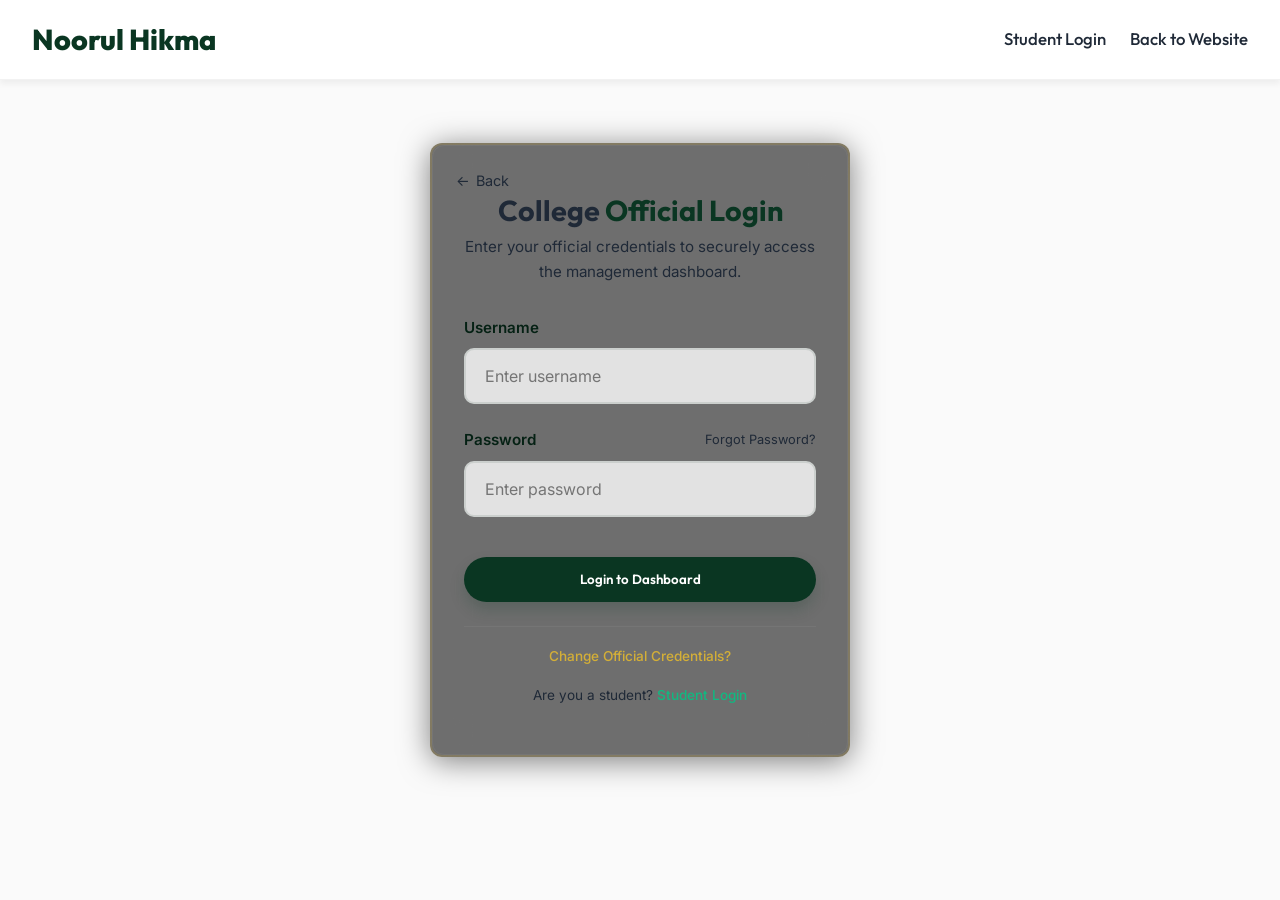
<file: students-management.html>
<!DOCTYPE html>
<html lang="en">
<head>
    <script>
        // Security Check: If unauthenticated, redirect to official login
        if (localStorage.getItem('officialAuth') !== 'true') {
            window.location.href = 'official-login.html';
        }

        function logout() {
            localStorage.removeItem('officialAuth');
            window.location.href = 'official-login.html';
        }
    </script>
    <meta charset="UTF-8">
    <meta name="viewport" content="width=device-width, initial-scale=1.0">
    <title>Student Management | Official Dashboard</title>
    <!-- Google Fonts -->
    <link rel="preconnect" href="https://fonts.googleapis.com">
    <link rel="preconnect" href="https://fonts.gstatic.com" crossorigin>
    <link href="https://fonts.googleapis.com/css2?family=Inter:wght@400;500;600&family=Outfit:wght@400;600;700;800&display=swap" rel="stylesheet">
    <link rel="stylesheet" href="style.css">
    <style>
        .admin-section { padding: 120px 2rem 4rem; min-height: 100vh; background-color: var(--bg-primary); }
        .dashboard-card { background: var(--bg-secondary); border-radius: 12px; padding: 2rem; box-shadow: 0 4px 20px rgba(0,0,0,0.2); overflow-x: auto; position: relative;}
        .dashboard-card::before { content: ''; position: absolute; inset: 0; padding: 2px; border-radius: 12px; background: linear-gradient(135deg, rgba(212, 175, 55, 0.4), transparent); -webkit-mask: linear-gradient(#fff 0 0) content-box, linear-gradient(#fff 0 0); -webkit-mask-composite: xor; mask: linear-gradient(#fff 0 0) content-box, linear-gradient(#fff 0 0); mask-composite: exclude; pointer-events: none; }
        
        .header-actions { display: flex; justify-content: space-between; align-items: center; margin-bottom: 2rem; flex-wrap: wrap; gap: 1rem; }
        .data-table { width: 100%; border-collapse: collapse; margin-top: 1rem; }
        .data-table th, .data-table td { padding: 1rem; text-align: left; border-bottom: 1px solid rgba(255,255,255,0.05); color: var(--text-secondary); vertical-align: middle; }
        .data-table th { color: var(--text-primary); font-weight: 600; background: rgba(10, 54, 34, 0.5); }
        .data-table tr:hover { background: rgba(255,255,255,0.02); }
        .student-photo { width: 40px; height: 40px; border-radius: 50%; object-fit: cover; border: 2px solid var(--primary-color); }
        
        .admin-nav { display: flex; gap: 1rem; margin-bottom: 2rem; border-bottom: 1px solid rgba(255,255,255,0.1); padding-bottom: 1rem; }
        .admin-nav a { color: var(--text-secondary); font-weight: 500; padding: 0.5rem 1rem; border-radius: 6px; transition: var(--transition); }
        .admin-nav a:hover { background: rgba(255,255,255,0.05); color: var(--text-primary); }
        .admin-nav a.active { background: var(--primary-color); color: white; }

        /* Modal Styles */
        .admin-modal { display: none; position: fixed; inset: 0; background: rgba(0,0,0,0.8); z-index: 2000; align-items: center; justify-content: center; padding: 1rem; }
        .admin-modal.show { display: flex; }
        .admin-modal-content { background: var(--bg-alt); padding: 2rem; border-radius: 12px; width: 100%; max-width: 600px; max-height: 90vh; overflow-y: auto; position: relative; }
        .close-admin-modal { position: absolute; top: 1rem; right: 1.5rem; font-size: 1.5rem; cursor: pointer; color: var(--text-main); }
        .modal-title { font-family: var(--font-heading); color: var(--primary-dark); font-size: 1.5rem; margin-bottom: 1.5rem; }
        
        .form-grid-2 { display: grid; grid-template-columns: 1fr 1fr; gap: 1rem; }
        .form-group { margin-bottom: 1rem; }
        .form-label { display: block; margin-bottom: 0.5rem; font-weight: 500; color: var(--text-primary); font-size: 0.9rem; }
        .form-control {
            width: 100%;
            padding: 0.8rem 1rem;
            border: 1px solid black !important;
            border-radius: 8px;
            font-family: var(--font-body);
            background: rgba(255,255,255,0.07) !important;
            color: black !important;
        }
        .form-control:focus {
            outline: none;
            border-color: rgba(212,175,55,0.6) !important;
            background: rgba(255,255,255,0.1) !important;
            box-shadow: 0 0 0 3px rgba(212,175,55,0.1);
        }
        .form-control::placeholder { color: rgba(255,255,255,0.35); }
        .form-control option { background: #1a1a1a; color: #fff; }
        .full-width { grid-column: 1 / -1; }
        
        .action-btn { padding: 0.3rem 0.6rem; font-size: 0.85rem; margin-right: 0.5rem; cursor: pointer; border-radius: 4px; }
        .edit-btn { background: var(--secondary-color); color: var(--primary-dark); border: none; }
        .delete-btn { background: transparent; border: 1px solid #ff4d4d; color: #ff4d4d; }
        .delete-btn:hover { background: #ff4d4d; color: white; }

        /* Photo Upload Zone */
        .photo-upload-zone {
            display: flex; align-items: center; gap: 1.5rem;
        }
        .photo-preview-circle {
            width: 90px; height: 90px; border-radius: 50%;
            border: 3px dashed rgba(212,175,55,0.5);
            display: flex; align-items: center; justify-content: center;
            font-size: 2rem; flex-shrink: 0; overflow: hidden;
            background: rgba(255,255,255,0.03); cursor: pointer;
            transition: border-color 0.3s;
        }
        .photo-preview-circle:hover { border-color: var(--highlight-color); }
        .photo-preview-circle img { width: 100%; height: 100%; object-fit: cover; }
        .photo-upload-right { flex: 1; }
        .photo-drop-zone {
            border: 2px dashed rgba(255,255,255,0.12); border-radius: 10px;
            padding: 1rem; text-align: center; cursor: pointer;
            transition: all 0.3s; background: rgba(255,255,255,0.02);
        }
        .photo-drop-zone:hover, .photo-drop-zone.dragover {
            border-color: rgba(212,175,55,0.6); background: rgba(212,175,55,0.05);
        }
        #photoFile { display: none; }
    </style>
</head>
<body>
    <nav class="navbar scrolled">
        <div class="nav-container">
            <a href="index.html" class="logo">
                <span class="logo-text">Noorul <span class="highlight">Hikma</span></span>
            </a>
            <ul class="nav-links">
                <li><a href="admin.html" class="nav-link">Official Panel</a></li>
                <li><a href="#" class="nav-link cta-btn" onclick="logout(); return false;">Secure Logout</a></li>
            </ul>
        </div>
    </nav>

    <section class="admin-section">
        <div class="container">
            <div class="section-title" style="margin-bottom: 1rem; text-align: left;">Official <span class="highlight-green">Dashboard</span></div>
            
            <div class="admin-nav">
                <a href="admin.html">Admission Applications</a>
                <a href="students-management.html" class="active">Student Management</a>
                <a href="results-management.html">Results Management</a>
                <a href="achievements-management.html">Achievements Updates</a>
            </div>

            <div class="dashboard-card">
                <div class="header-actions">
                    <h3 style="color: var(--text-primary); margin:0;">Currently Studying Students</h3>
                    <div style="display: flex; gap: 1rem; align-items: center; flex-wrap: wrap;">
                        <select id="classFilter" class="form-control" style="width: 150px; padding: 0.5rem;" onchange="loadStudents()">
                            <option value="All">All Classes</option>
                            <option value="Year 1">Year 1</option>
                            <option value="Year 2">Year 2</option>
                            <option value="Year 3">Year 3</option>
                            <option value="Year 4">Year 4</option>
                            <option value="Year 5">Year 5</option>
                            <option value="Year 6">Year 6</option>
                            <option value="Year 7">Year 7</option>
                            <option value="Year 8">Year 8</option>
                            <option value="Year 9">Year 9</option>
                            <option value="Year 10">Year 10</option>
                            <option value="Year 11">Year 11</option>
                            <option value="Year 12">Year 12</option>
                        </select>
                        <input type="text" id="stuSearch" class="form-control" placeholder="Search by name..." style="width: 250px; padding: 0.5rem 1rem;" onkeyup="loadStudents()">
                        <button class="btn btn-outline" onclick="exportStudentsCSV()">⬇ Export CSV</button>
                        <button class="btn btn-primary" onclick="openModal()">+ Add New Student</button>
                    </div>
                </div>
                
                <table class="data-table" id="studentsTable">
                    <thead>
                        <tr>
                            <th>Photo</th>
                            <th>Name</th>
                            <th>Admission No</th>
                            <th>Course Year</th>
                            <th>Mobile</th>
                            <th>Actions</th>
                        </tr>
                    </thead>
                    <tbody>
                        <!-- Data populated by JS -->
                    </tbody>
                </table>
                <div id="noDataMsg" style="display: none; text-align: center; padding: 2rem; color: var(--text-secondary);">No students added yet. Click 'Add New Student' to begin.</div>
            </div>
        </div>
    </section>

    <!-- Add/Edit Student Modal -->
    <div id="studentModal" class="admin-modal">
        <div class="admin-modal-content">
            <span class="close-admin-modal" onclick="closeModal()">&times;</span>
            <h2 class="modal-title" id="modalTitle">Add New Student</h2>
            <form id="studentForm">
                <input type="hidden" id="studentId">
                <div class="form-grid-2">
                    <div class="form-group full-width">
                        <label class="form-label">Student Photo</label>
                        <div class="photo-upload-zone">
                            <!-- Circular preview -->
                            <div class="photo-preview-circle" id="photoCircle" onclick="document.getElementById('photoFile').click()" title="Click to upload">
                                <span id="photoCircleIcon">📷</span>
                            </div>
                            <!-- Drop zone + URL -->
                            <div class="photo-upload-right">
                                <div class="photo-drop-zone" id="photoDropZone" onclick="document.getElementById('photoFile').click()">
                                    <div style="font-size:1.5rem;">⬆️</div>
                                    <p style="margin:0.3rem 0 0; color:var(--text-secondary); font-size:0.82rem;">Click to browse or drag & drop a photo</p>
                                    <p style="margin:0.2rem 0 0; color:#555; font-size:0.75rem;">JPG, PNG, WEBP supported</p>
                                </div>
                                <div style="display:flex; align-items:center; gap:0.5rem; margin-top:0.7rem;">
                                    <span style="color:#666; font-size:0.78rem; white-space:nowrap;">Or paste URL:</span>
                                    <input type="text" id="photoUrl" class="form-control" placeholder="https://..." style="flex:1; padding:0.5rem; font-size:0.85rem;" oninput="previewFromUrl(this.value)">
                                </div>
                            </div>
                        </div>
                        <input type="file" id="photoFile" accept="image/*" onchange="handlePhotoFile(this)">
                    </div>
                    <div class="form-group">
                        <label class="form-label">Full Name *</label>
                        <input type="text" id="stuName" class="form-control" required>
                    </div>
                    <div class="form-group">
                        <label class="form-label">Course Year *</label>
                        <select id="stuClass" class="form-control" required>
                            <option value="" disabled selected>Select Year</option>
                            <option value="Year 1">Year 1</option>
                            <option value="Year 2">Year 2</option>
                            <option value="Year 3">Year 3</option>
                            <option value="Year 4">Year 4</option>
                            <option value="Year 5">Year 5</option>
                            <option value="Year 6">Year 6</option>
                            <option value="Year 7">Year 7</option>
                            <option value="Year 8">Year 8</option>
                            <option value="Year 9">Year 9</option>
                            <option value="Year 10">Year 10</option>
                            <option value="Year 11">Year 11</option>
                            <option value="Year 12">Year 12</option>
                        </select>
                    </div>
                    <div class="form-group">
                        <label class="form-label">Admission ID (Username) *</label>
                        <input type="text" id="stuAdminNo" class="form-control" required>
                    </div>
                    <div class="form-group">
                        <label class="form-label">Student Mobile *</label>
                        <input type="tel" id="stuMobile" class="form-control" required>
                    </div>
                    <div class="form-group">
                        <label class="form-label">Date of Birth</label>
                        <input type="date" id="stuDob" class="form-control">
                    </div>
                    <div class="form-group">
                        <label class="form-label">Email Address</label>
                        <input type="email" id="stuEmail" class="form-control" placeholder="student@email.com">
                    </div>
                    <div class="form-group">
                        <label class="form-label">Parent's Phone Number *</label>
                        <input type="tel" id="stuParentPhone" class="form-control" required>
                    </div>
                    <div class="form-group">
                        <label class="form-label">Student Login Password * (Default: 1234)</label>
                        <input type="password" id="stuPassword" class="form-control" placeholder="1234" required>
                    </div>
                    <div class="form-group full-width">
                        <label class="form-label">Full Address *</label>
                        <textarea id="stuAddress" class="form-control" rows="3" required></textarea>
                    </div>
                </div>
                <div style="margin-top: 1.5rem; text-align: right;">
                    <button type="button" class="btn btn-outline" style="border-color: #999; color: #666; margin-right: 1rem;" onclick="closeModal()">Cancel</button>
                    <button type="submit" class="btn btn-primary">Save Student</button>
                </div>
            </form>
        </div>
    </div>

    <script>
        // Use a default avatar if none provided
        const defaultAvatar = 'data:image/svg+xml;utf8,<svg xmlns="http://www.w3.org/2000/svg" width="40" height="40" viewBox="0 0 24 24" fill="none" stroke="%230A3622" stroke-width="2" stroke-linecap="round" stroke-linejoin="round"><path d="M20 21v-2a4 4 0 0 0-4-4H8a4 4 0 0 0-4 4v2"></path><circle cx="12" cy="7" r="4"></circle></svg>';
        
        let students = JSON.parse(localStorage.getItem('noorulHikmaStudents')) || [];

        // ===== PHOTO UPLOAD HELPERS =====
        function setCirclePreview(src) {
            const circle = document.getElementById('photoCircle');
            const icon = document.getElementById('photoCircleIcon');
            if (src) {
                circle.innerHTML = `<img src="${src}" alt="Preview" style="width:100%;height:100%;object-fit:cover;border-radius:50%;">`;
            } else {
                circle.innerHTML = '<span id="photoCircleIcon">📷</span>';
            }
        }

        function handlePhotoFile(input) {
            if (input.files && input.files[0]) {
                const reader = new FileReader();
                reader.onload = e => {
                    setCirclePreview(e.target.result);
                    document.getElementById('photoUrl').value = '';
                };
                reader.readAsDataURL(input.files[0]);
            }
        }

        function previewFromUrl(url) {
            if (url.startsWith('http') || url.startsWith('data:')) {
                setCirclePreview(url);
                document.getElementById('photoFile').value = '';
            }
        }

        // Drag & drop
        document.addEventListener('DOMContentLoaded', function() {
            const dropZone = document.getElementById('photoDropZone');
            if (!dropZone) return;
            ['dragenter','dragover'].forEach(e => {
                dropZone.addEventListener(e, ev => { ev.preventDefault(); dropZone.classList.add('dragover'); });
            });
            ['dragleave','drop'].forEach(e => {
                dropZone.addEventListener(e, ev => { ev.preventDefault(); dropZone.classList.remove('dragover'); });
            });
            dropZone.addEventListener('drop', ev => {
                const file = ev.dataTransfer.files[0];
                if (file && file.type.startsWith('image/')) {
                    const dt = new DataTransfer();
                    dt.items.add(file);
                    document.getElementById('photoFile').files = dt.files;
                    handlePhotoFile(document.getElementById('photoFile'));
                }
            });
        });
        // ===== END PHOTO HELPERS =====

        function loadStudents() {
            const tbody = document.querySelector('#studentsTable tbody');
            const noDataMsg = document.getElementById('noDataMsg');
            const searchQuery = document.getElementById('stuSearch').value.toLowerCase();
            const classFilter = document.getElementById('classFilter').value;
            
            tbody.innerHTML = '';
            
            const filteredStudents = students.filter(s => {
                const matchesSearch = s.name.toLowerCase().includes(searchQuery);
                const matchesClass = classFilter === 'All' || s.className === classFilter;
                return matchesSearch && matchesClass;
            });

            if (filteredStudents.length === 0) {
                noDataMsg.style.display = 'block';
                noDataMsg.innerText = searchQuery ? 'No students match your search.' : "No students added yet. Click 'Add New Student' to begin.";
                return;
            }
            
            noDataMsg.style.display = 'none';
            
            filteredStudents.forEach(student => {
                const tr = document.createElement('tr');
                tr.innerHTML = `
                    <td><img src="${student.photo || defaultAvatar}" class="student-photo" alt="Photo" onerror="this.src='${defaultAvatar}'"></td>
                    <td style="color: var(--text-primary); font-weight: 500;">${student.name}</td>
                    <td><span style="background: rgba(10,54,34,0.1); color: var(--text-primary); padding: 0.2rem 0.5rem; border-radius: 4px; font-family: monospace;">${student.adminNo}</span></td>
                    <td>${student.className}</td>
                    <td>${student.mobile}</td>
                    <td>
                        <button class="action-btn edit-btn" onclick="editStudent(${student.id})">Edit</button>
                        <button class="action-btn delete-btn" onclick="deleteStudent(${student.id})">Delete</button>
                    </td>
                `;
                tbody.appendChild(tr);
            });
        }

        function openModal() {
            document.getElementById('studentForm').reset();
            document.getElementById('studentId').value = '';
            document.getElementById('modalTitle').innerText = 'Add New Student';
            setCirclePreview(null); // reset photo circle
            document.getElementById('studentModal').classList.add('show');
        }

        function closeModal() {
            document.getElementById('studentModal').classList.remove('show');
        }

        function editStudent(id) {
            const student = students.find(s => s.id === id);
            if (student) {
                document.getElementById('studentId').value = student.id;
                document.getElementById('photoUrl').value = student.photo || '';
                document.getElementById('stuName').value = student.name;
                document.getElementById('stuClass').value = student.className;
                document.getElementById('stuAdminNo').value = student.adminNo;
                document.getElementById('stuMobile').value = student.mobile;
                document.getElementById('stuDob').value = student.dob || '';
                document.getElementById('stuEmail').value = student.email || '';
                document.getElementById('stuParentPhone').value = student.parentPhone;
                document.getElementById('stuPassword').value = student.password || '1234';
                document.getElementById('stuAddress').value = student.address;
                setCirclePreview(student.photo || null); // show existing photo in circle
                
                document.getElementById('modalTitle').innerText = 'Edit Student Details';
                document.getElementById('studentModal').classList.add('show');
            }
        }

        function deleteStudent(id) {
            if (confirm('Are you sure you want to delete this student record?')) {
                students = students.filter(s => s.id !== id);
                saveStudents();
                loadStudents();
            }
        }

        function saveStudents() {
            localStorage.setItem('noorulHikmaStudents', JSON.stringify(students));
        }

        document.getElementById('studentForm').addEventListener('submit', async function(e) {
            e.preventDefault();
            
            const btn = this.querySelector('button[type="submit"]');
            btn.disabled = true;
            btn.textContent = 'Saving...';

            const id = document.getElementById('studentId').value;
            let photoData = document.getElementById('photoUrl').value;
            
            // Handle file upload if present
            const fileInput = document.getElementById('photoFile');
            if (fileInput.files && fileInput.files[0]) {
                photoData = await new Promise((resolve) => {
                    const reader = new FileReader();
                    reader.onload = (e) => resolve(e.target.result);
                    reader.readAsDataURL(fileInput.files[0]);
                });
            }

            const studentData = {
                id: id ? parseInt(id) : Date.now(),
                photo: photoData,
                name: document.getElementById('stuName').value,
                className: document.getElementById('stuClass').value,
                adminNo: document.getElementById('stuAdminNo').value,
                mobile: document.getElementById('stuMobile').value,
                dob: document.getElementById('stuDob').value,
                email: document.getElementById('stuEmail').value,
                parentPhone: document.getElementById('stuParentPhone').value,
                password: document.getElementById('stuPassword').value || '1234',
                address: document.getElementById('stuAddress').value
            };

            if (id) {
                // Update
                const index = students.findIndex(s => s.id === parseInt(id));
                if (index !== -1) students[index] = studentData;
            } else {
                // Add new
                students.push(studentData);
            }

            saveStudents();
            closeModal();
            loadStudents();
            btn.disabled = false;
            btn.textContent = 'Save Student';
        });

        // Close modal on outside click
        window.addEventListener('click', function(e) {
            if (e.target.id === 'studentModal') {
                closeModal();
            }
        });

        window.onload = loadStudents;

        // CSV Export
        function exportStudentsCSV() {
            const students = JSON.parse(localStorage.getItem('noorulHikmaStudents')) || [];
            if (students.length === 0) { alert('No students to export.'); return; }
            const headers = ['Name','Class','Admission ID','Mobile','DOB','Email','Parent Phone','Address'];
            const rows = students.map(s => [
                `"${s.name}"`, `"${s.className}"`, `"${s.adminNo}"`, `"${s.mobile}"`,
                `"${s.dob || ''}"`  , `"${s.email || ''}"`, `"${s.parentPhone}"`, `"${s.address}"`
            ].join(','));
            const csv = [headers.join(','), ...rows].join('\n');
            const blob = new Blob([csv], { type: 'text/csv' });
            const a = document.createElement('a');
            a.href = URL.createObjectURL(blob);
            a.download = 'noorul_hikma_students.csv';
            a.click();
        }
    </script>
</body>
</html>
</file>
<file: style.css>
/* ---- Noorul Hikma Shereea Arts College Styles ---- */

/* CSS Variables */
:root {
    --primary-color: #0A3622;
    --primary-light: #125537;
    --primary-dark: #052114;
    --secondary-color: #D4AF37;
    --secondary-light: #F0D472;
    --accent-color: #E6F0EA;
    --text-main: #1F2937;
    --text-light: #4B5563;
    --bg-main: #FAFAFA;
    --bg-alt: #FFFFFF;
    --white: #FFFFFF;

    --font-heading: 'Outfit', sans-serif;
    --font-body: 'Inter', sans-serif;

    --transition: all 0.3s cubic-bezier(0.25, 0.8, 0.25, 1);
    --shadow-sm: 0 4px 6px rgba(0, 0, 0, 0.05);
    --shadow-md: 0 10px 20px rgba(0, 0, 0, 0.08);
    --shadow-lg: 0 20px 40px rgba(10, 54, 34, 0.15);
    --nav-height: 80px;
}

/* Reset & Base */
* {
    margin: 0;
    padding: 0;
    box-sizing: border-box;
}

html {
    scroll-behavior: auto;
    /* Handled by JS for better offset support */
}

body {
    font-family: var(--font-body);
    font-size: 16px;
    line-height: 1.6;
    color: var(--text-main);
    background-color: var(--bg-main);
    overflow-x: hidden;
}

h1,
h2,
h3,
h4,
h5,
h6 {
    font-family: var(--font-heading);
    font-weight: 700;
    line-height: 1.2;
    color: var(--primary-dark);
}

a {
    text-decoration: none;
    color: inherit;
    transition: var(--transition);
}

ul {
    list-style: none;
}

.highlight {
    color: var(--primary-color);
}

.highlight-gold {
    color: var(--secondary-color);
}

.highlight-green {
    color: var(--primary-color);
}

.container {
    width: 100%;
    max-width: 1280px;
    margin: 0 auto;
    padding: 0 2rem;
}

.section {
    padding: 6rem 0;
}

.section-title {
    font-size: 2.5rem;
    margin-bottom: 1.5rem;
}

.section-label {
    display: inline-block;
    color: var(--secondary-color);
    font-family: var(--font-heading);
    font-weight: 600;
    text-transform: uppercase;
    letter-spacing: 2px;
    font-size: 0.875rem;
    margin-bottom: 0.5rem;
}

.alt-bg {
    background-color: var(--bg-alt);
}

.text-center {
    text-align: center;
}

/* ---- Buttons ---- */
.btn {
    display: inline-block;
    padding: 0.8rem 1.8rem;
    border-radius: 50px;
    font-family: var(--font-heading);
    font-weight: 600;
    cursor: pointer;
    border: 2px solid transparent;
    transition: var(--transition);
}

.btn-primary {
    background-color: var(--primary-color);
    color: var(--white);
    box-shadow: 0 8px 15px rgba(10, 54, 34, 0.2);
}

.btn-primary:hover {
    background-color: var(--primary-light);
    transform: translateY(-3px);
    box-shadow: 0 12px 20px rgba(10, 54, 34, 0.3);
}

.btn-secondary {
    background-color: var(--secondary-color);
    color: var(--primary-dark);
}

.btn-secondary:hover {
    background-color: var(--secondary-light);
    transform: translateY(-3px);
}

.btn-outline {
    border-color: var(--primary-color);
    color: var(--primary-color);
}

.btn-outline:hover {
    background-color: var(--primary-color);
    color: var(--white);
}

.btn-outline-white {
    border-color: var(--white);
    color: var(--white);
}

.btn-outline-white:hover {
    background-color: var(--white);
    color: var(--primary-color);
}

.btn-large {
    padding: 1rem 2.5rem;
    font-size: 1.1rem;
}

.glass-btn {
    background: rgba(255, 255, 255, 0.2);
    backdrop-filter: blur(10px);
    -webkit-backdrop-filter: blur(10px);
    border: 1px solid rgba(255, 255, 255, 0.3);
    color: var(--white);
}

.glass-btn:hover {
    background: rgba(255, 255, 255, 0.3);
    color: var(--white);
}

/* ---- Navigation ---- */
.navbar {
    position: fixed;
    top: 0;
    left: 0;
    width: 100%;
    height: var(--nav-height);
    z-index: 1000;
    transition: var(--transition);
    background: rgba(255, 255, 255, 0.05);
    backdrop-filter: blur(15px);
    -webkit-backdrop-filter: blur(15px);
    border-bottom: 1px solid rgba(255, 255, 255, 0.1);
}

.navbar.scrolled {
    background: rgba(255, 255, 255, 0.95);
    box-shadow: var(--shadow-sm);
    border-bottom: 1px solid rgba(0, 0, 0, 0.05);
}

.navbar.scrolled .logo-text {
    color: var(--primary-color);
}

.navbar.scrolled .nav-link {
    color: var(--text-main);
}

.navbar.scrolled .nav-link:hover,
.navbar.scrolled .nav-link.active {
    color: var(--primary-color);
}

.navbar.scrolled .bar {
    background-color: var(--primary-color);
}

.nav-container {
    width: 100%;
    max-width: 1280px;
    margin: 0 auto;
    padding: 0 2rem;
    display: flex;
    justify-content: space-between;
    align-items: center;
    height: 100%;
}

.logo-text {
    font-family: var(--font-heading);
    font-size: 1.8rem;
    font-weight: 800;
    color: var(--white);
    transition: var(--transition);
}

.nav-links {
    display: flex;
    align-items: center;
    gap: 1.5rem;
}

.nav-link {
    font-family: var(--font-heading);
    font-weight: 500;
    font-size: 1.05rem;
    color: var(--white);
    position: relative;
}

.nav-link::after {
    content: '';
    position: absolute;
    bottom: -5px;
    left: 0;
    width: 0;
    height: 2px;
    background-color: var(--secondary-color);
    transition: var(--transition);
}

.nav-link:hover::after,
.nav-link.active::after {
    width: 100%;
}

.cta-btn {
    background-color: var(--secondary-color);
    color: var(--primary-dark) !important;
    padding: 0.6rem 1.5rem;
    border-radius: 50px;
}

.cta-btn::after {
    display: none;
}

.cta-btn:hover {
    background-color: var(--secondary-light);
    transform: translateY(-2px);
}

/* Mobile Menu Toggle */
.menu-toggle {
    display: none;
    flex-direction: column;
    cursor: pointer;
    gap: 5px;
    z-index: 1001;
}

.bar {
    width: 25px;
    height: 3px;
    background-color: var(--white);
    transition: var(--transition);
    border-radius: 3px;
}

/* ---- Hero Section ---- */
.hero {
    position: relative;
    height: 100vh;
    min-height: 600px;
    display: flex;
    align-items: center;
    justify-content: center;
    /* Using a high-quality relevant Unsplash image directly */
    background: url('https://images.unsplash.com/photo-1549466531-1eabe9868c29?auto=format&fit=crop&q=80&w=2000') center/cover no-repeat fixed;
}

.hero-overlay {
    position: absolute;
    top: 0;
    left: 0;
    width: 100%;
    height: 100%;
    background: linear-gradient(to right, rgba(10, 54, 34, 0.9), rgba(10, 54, 34, 0.6));
}

.hero-content {
    position: relative;
    z-index: 10;
    text-align: center;
    color: var(--white);
    max-width: 800px;
    padding: 0 2rem;
    margin-top: 60px;
}

.badge {
    display: inline-block;
    padding: 0.4rem 1.2rem;
    background: rgba(255, 255, 255, 0.1);
    backdrop-filter: blur(5px);
    border: 1px solid rgba(255, 255, 255, 0.2);
    border-radius: 50px;
    font-size: 0.9rem;
    font-weight: 500;
    margin-bottom: 1.5rem;
    letter-spacing: 1px;
}

.hero h1 {
    font-size: 4.5rem;
    color: var(--white);
    margin-bottom: 1.5rem;
    line-height: 1.1;
}

.hero p {
    font-size: 1.25rem;
    margin-bottom: 2.5rem;
    color: rgba(255, 255, 255, 0.9);
    font-weight: 300;
}

.hero-buttons {
    display: flex;
    gap: 1rem;
    justify-content: center;
}

.scroll-indicator {
    position: absolute;
    bottom: 30px;
    left: 50%;
    transform: translateX(-50%);
    color: var(--white);
    font-size: 0.8rem;
    text-transform: uppercase;
    letter-spacing: 2px;
    display: flex;
    flex-direction: column;
    align-items: center;
    gap: 10px;
    z-index: 10;
}

.mouse {
    width: 24px;
    height: 36px;
    border: 2px solid var(--white);
    border-radius: 12px;
    position: relative;
}

.mouse::before {
    content: '';
    position: absolute;
    top: 6px;
    left: 50%;
    transform: translateX(-50%);
    width: 4px;
    height: 6px;
    background: var(--white);
    border-radius: 2px;
    animation: scroll 2s infinite;
}

@keyframes scroll {
    0% {
        transform: translate(-50%, 0);
        opacity: 1;
    }

    100% {
        transform: translate(-50%, 15px);
        opacity: 0;
    }
}

/* ---- About Section ---- */
.about-grid {
    display: grid;
    grid-template-columns: 1fr 1fr;
    gap: 4rem;
    align-items: center;
}

.lead-text {
    font-size: 1.15rem;
    font-weight: 500;
    color: var(--text-main);
    margin-bottom: 1rem;
}

.about-text p {
    margin-bottom: 2rem;
    color: var(--text-light);
}

.feature-list {
    display: flex;
    flex-direction: column;
    gap: 1.5rem;
    margin-bottom: 2rem;
}

.feature-list li {
    display: flex;
    gap: 1rem;
    align-items: flex-start;
}

.feature-icon {
    font-size: 2rem;
    background: var(--accent-color);
    width: 50px;
    height: 50px;
    border-radius: 12px;
    display: flex;
    align-items: center;
    justify-content: center;
    flex-shrink: 0;
}

.feature-list h4 {
    font-size: 1.2rem;
    margin-bottom: 0.2rem;
}

.feature-list span {
    font-size: 0.95rem;
    color: var(--text-light);
}

.about-image {
    position: relative;
}

.image-wrapper {
    position: relative;
    padding-bottom: 3rem;
    padding-right: 3rem;
}

.decorative-pattern {
    position: absolute;
    bottom: 0;
    right: 0;
    width: 80%;
    height: 80%;
    background-color: var(--primary-color);
    border-radius: 20px;
    z-index: -1;
}

.rounded-img {
    width: 100%;
    border-radius: 20px;
    box-shadow: var(--shadow-lg);
    object-fit: cover;
}

.experience-badge {
    position: absolute;
    bottom: 1rem;
    left: -2rem;
    background: var(--white);
    padding: 1.5rem;
    border-radius: 15px;
    box-shadow: var(--shadow-md);
    text-align: center;
    border-bottom: 4px solid var(--secondary-color);
}

.experience-badge .number {
    display: block;
    font-size: 1.5rem;
    font-weight: 800;
    color: var(--primary-color);
    font-family: var(--font-heading);
}

.experience-badge .text {
    font-size: 0.85rem;
    font-weight: 600;
    color: var(--text-light);
    text-transform: uppercase;
}

/* ---- Programs Section ---- */
.section-header {
    max-width: 650px;
    margin: 0 auto 4rem;
}

.section-header p {
    color: var(--text-light);
    font-size: 1.1rem;
}

.programs-grid {
    display: grid;
    grid-template-columns: repeat(3, 1fr);
    gap: 2rem;
}

.program-card {
    background: var(--white);
    padding: 3rem 2rem;
    border-radius: 20px;
    box-shadow: var(--shadow-sm);
    transition: var(--transition);
    position: relative;
    overflow: hidden;
    z-index: 1;
    border: 1px solid rgba(0, 0, 0, 0.05);
}

.program-card::before {
    content: '';
    position: absolute;
    top: 0;
    left: 0;
    width: 100%;
    height: 0;
    background: var(--primary-color);
    transition: var(--transition);
    z-index: -1;
}

.program-card:hover {
    transform: translateY(-10px);
    box-shadow: var(--shadow-lg);
}

.program-card:hover::before {
    height: 10px;
}

.featured-card {
    border-top: 10px solid var(--secondary-color);
    box-shadow: var(--shadow-md);
}

.featured-card::before {
    display: none;
}

.badge-featured {
    position: absolute;
    top: 1rem;
    right: 1rem;
    background: var(--secondary-color);
    color: var(--primary-dark);
    font-size: 0.75rem;
    font-weight: 700;
    padding: 0.3rem 0.8rem;
    border-radius: 50px;
    text-transform: uppercase;
}

.card-icon {
    font-size: 3rem;
    margin-bottom: 1.5rem;
}

.program-card h3 {
    font-size: 1.5rem;
    margin-bottom: 1rem;
}

.program-card p {
    color: var(--text-light);
    margin-bottom: 2rem;
}

.read-more {
    font-weight: 600;
    color: var(--primary-color);
    display: flex;
    align-items: center;
    gap: 5px;
}

.read-more span {
    transition: var(--transition);
}

.read-more:hover span {
    transform: translateX(5px);
}

/* ---- CTA Section ---- */
.cta-section {
    position: relative;
    background: url('https://images.unsplash.com/photo-1596701550993-41bbd6c55c81?auto=format&fit=crop&q=80&w=2000') center/cover fixed;
    text-align: center;
    padding: 8rem 0;
}

.cta-overlay {
    position: absolute;
    top: 0;
    left: 0;
    width: 100%;
    height: 100%;
    background: var(--primary-color);
    opacity: 0.9;
}

.cta-container {
    position: relative;
    z-index: 10;
    color: var(--white);
    max-width: 800px;
    margin: 0 auto;
    padding: 0 2rem;
}

.cta-container h2 {
    color: var(--white);
    font-size: 3rem;
    margin-bottom: 1rem;
}

.cta-container p {
    font-size: 1.2rem;
    margin-bottom: 2.5rem;
    opacity: 0.9;
}

.cta-buttons {
    display: flex;
    justify-content: center;
    gap: 1rem;
}

/* ---- Footer ---- */
.footer {
    background: var(--primary-dark);
    color: rgba(255, 255, 255, 0.7);
    padding-top: 5rem;
}

.footer-grid {
    display: grid;
    grid-template-columns: 2fr 1fr 1.5fr;
    gap: 4rem;
    margin-bottom: 3rem;
}

.footer-logo {
    font-family: var(--font-heading);
    font-size: 2rem;
    color: var(--white);
    margin-bottom: 0.5rem;
}

.footer-desc {
    color: var(--white);
    font-weight: 500;
    font-size: 1.1rem;
    margin-bottom: 1.5rem;
}

.brand-col p:last-child {
    max-width: 300px;
}

.footer h4 {
    color: var(--white);
    font-size: 1.2rem;
    margin-bottom: 1.5rem;
    position: relative;
    display: inline-block;
}

.footer h4::after {
    content: '';
    position: absolute;
    bottom: -8px;
    left: 0;
    width: 40px;
    height: 2px;
    background: var(--secondary-color);
}

.footer-links {
    display: flex;
    flex-direction: column;
    gap: 0.8rem;
}

.footer-links a:hover {
    color: var(--secondary-color);
    padding-left: 5px;
}

.contact-item {
    display: flex;
    gap: 1rem;
    margin-bottom: 1rem;
    align-items: flex-start;
}

.footer-bottom {
    border-top: 1px solid rgba(255, 255, 255, 0.1);
    padding: 1.5rem 0;
    text-align: center;
    font-size: 0.9rem;
}

.pb-4 {
    padding-bottom: 1rem;
}

/* ---- Forms & Admission Portal ---- */
.form-section {
    padding-top: calc(var(--nav-height) + 4rem);
    padding-bottom: 6rem;
    background: url('https://images.unsplash.com/photo-1584551246679-0daf3d275d0f?auto=format&fit=crop&q=80&w=2000') center/cover no-repeat fixed;
    position: relative;
    min-height: 100vh;
    display: flex;
    align-items: center;
}

.form-overlay {
    position: absolute;
    top: 0;
    left: 0;
    width: 100%;
    height: 100%;
    background: linear-gradient(135deg, rgba(10, 54, 34, 0.95), rgba(5, 33, 20, 0.8));
    z-index: 1;
}

.admission-container {
    position: relative;
    z-index: 10;
    width: 100%;
    max-width: 900px;
    margin: 0 auto;
    padding: 0 2rem;
}

.form-card {
    background: rgba(255, 255, 255, 0.95);
    backdrop-filter: blur(20px);
    -webkit-backdrop-filter: blur(20px);
    border-radius: 20px;
    padding: 3rem;
    box-shadow: var(--shadow-lg);
    border: 1px solid rgba(255, 255, 255, 0.5);
}

.form-header {
    text-align: center;
    margin-bottom: 3rem;
}

.form-header p {
    color: var(--text-light);
    margin-top: 0.5rem;
}

.form-grid {
    display: grid;
    grid-template-columns: 1fr 1fr;
    gap: 1.5rem;
}

.form-group {
    margin-bottom: 1.5rem;
}

.form-group.full-width {
    grid-column: 1 / -1;
}

.form-label {
    display: block;
    margin-bottom: 0.5rem;
    font-weight: 600;
    color: var(--primary-dark);
    font-size: 0.95rem;
}

.form-control {
    width: 100%;
    padding: 1rem 1.2rem;
    border: 2px solid rgba(10, 54, 34, 0.1);
    border-radius: 10px;
    font-family: var(--font-body);
    font-size: 1rem;
    transition: var(--transition);
    background: rgba(255, 255, 255, 0.8);
    color: var(--text-main);
}

.form-control:focus {
    outline: none;
    border-color: var(--secondary-color);
    box-shadow: 0 0 0 4px rgba(212, 175, 55, 0.1);
    background: var(--white);
}

select.form-control {
    appearance: none;
    background-image: url("data:image/svg+xml;charset=UTF-8,%3csvg xmlns='http://www.w3.org/2000/svg' viewBox='0 0 24 24' fill='none' stroke='%230A3622' stroke-width='2' stroke-linecap='round' stroke-linejoin='round'%3e%3cpolyline points='6 9 12 15 18 9'%3e%3c/polyline%3e%3c/svg%3e");
    background-repeat: no-repeat;
    background-position: right 1.2rem center;
    background-size: 1em;
}

textarea.form-control {
    resize: vertical;
    min-height: 120px;
}

.submit-btn-wrapper {
    margin-top: 3rem;
    text-align: center;
}

.submit-btn-wrapper .btn {
    width: 100%;
    max-width: 300px;
}

@media (max-width: 768px) {
    .form-grid {
        grid-template-columns: 1fr;
    }

    .form-card {
        padding: 2rem 1.5rem;
    }
}

/* ---- Animations ---- */
.fade-in-section {
    opacity: 0;
    transform: translateY(20px);
    visibility: hidden;
    transition: opacity 0.6s ease-out, transform 0.6s ease-out;
    will-change: opacity, visibility;
}

.animate-up {
    opacity: 0;
    transform: translateY(30px);
    transition: opacity 0.8s ease-out, transform 0.8s ease-out;
}

.fade-in-section.is-visible,
.animate-up.is-visible {
    opacity: 1;
    transform: none;
    visibility: visible;
}

.delay-1 {
    transition-delay: 0.2s;
}

.delay-2 {
    transition-delay: 0.4s;
}

.delay-3 {
    transition-delay: 0.6s;
}

.delay-4 {
    transition-delay: 0.8s;
}

/* ---- Responsive Design ---- */
@media (max-width: 992px) {

    .about-grid,
    .footer-grid {
        grid-template-columns: 1fr;
        gap: 3rem;
    }

    .programs-grid {
        grid-template-columns: repeat(2, 1fr);
    }

    .hero h1 {
        font-size: 3.5rem;
    }

    .experience-badge {
        left: 0;
        bottom: -2rem;
    }
}

@media (max-width: 768px) {
    .menu-toggle {
        display: flex;
    }

    .nav-links {
        position: fixed;
        top: var(--nav-height);
        left: -100%;
        width: 100%;
        height: calc(100vh - var(--nav-height));
        background: var(--primary-color);
        flex-direction: column;
        justify-content: center;
        transition: var(--transition);
        gap: 2rem;
    }

    .nav-links.active {
        left: 0;
    }

    .navbar.scrolled .menu-toggle .bar {
        background-color: var(--primary-color);
    }

    .nav-links.active .nav-link {
        color: var(--white);
    }

    .programs-grid {
        grid-template-columns: 1fr;
    }

    .hero h1 {
        font-size: 2.8rem;
    }

    .hero-buttons {
        flex-direction: column;
    }

    .cta-buttons {
        flex-direction: column;
    }
}

@media (max-width: 480px) {
    .hero h1 {
        font-size: 2.2rem;
    }

    .section-title {
        font-size: 2rem;
    }
}

/* ---- Modals ---- */
.modal {
    display: none;
    position: fixed;
    z-index: 2000;
    left: 0;
    top: 0;
    width: 100%;
    height: 100%;
    overflow: auto;
    background-color: rgba(10, 54, 34, 0.4);
    backdrop-filter: blur(5px);
    -webkit-backdrop-filter: blur(5px);
    opacity: 0;
    transition: opacity 0.3s ease;
}

.modal.show {
    display: flex;
    align-items: center;
    justify-content: center;
    opacity: 1;
}

.modal-content {
    background-color: var(--white);
    margin: auto;
    padding: 3rem;
    border: 1px solid rgba(255, 255, 255, 0.2);
    width: 90%;
    max-width: 600px;
    border-radius: 20px;
    box-shadow: var(--shadow-lg);
    position: relative;
    transform: translateY(-20px);
    transition: transform 0.3s ease;
}

.modal.show .modal-content {
    transform: translateY(0);
}

.close-modal {
    color: var(--text-light);
    position: absolute;
    top: 1.5rem;
    right: 2rem;
    font-size: 28px;
    font-weight: bold;
    cursor: pointer;
    transition: var(--transition);
}

.close-modal:hover,
.close-modal:focus {
    color: var(--primary-color);
    text-decoration: none;
}

.modal-body h3 {
    font-size: 2rem;
    margin-bottom: 0.5rem;
}

.modal-body h4 {
    font-size: 1.1rem;
    margin-bottom: 1.5rem;
}

.modal-body p {
    margin-bottom: 1.5rem;
    color: var(--text-main);
}

.modal-body ul {
    margin-bottom: 2rem;
}

.modal-body li {
    margin-bottom: 0.8rem;
    color: var(--text-main);
    padding-left: 1.5rem;
    position: relative;
}

.modal-body li::before {
    content: '✧';
    position: absolute;
    left: 0;
    color: var(--secondary-color);
}

.mt-3 {
    margin-top: 1.5rem;
}
</file>
